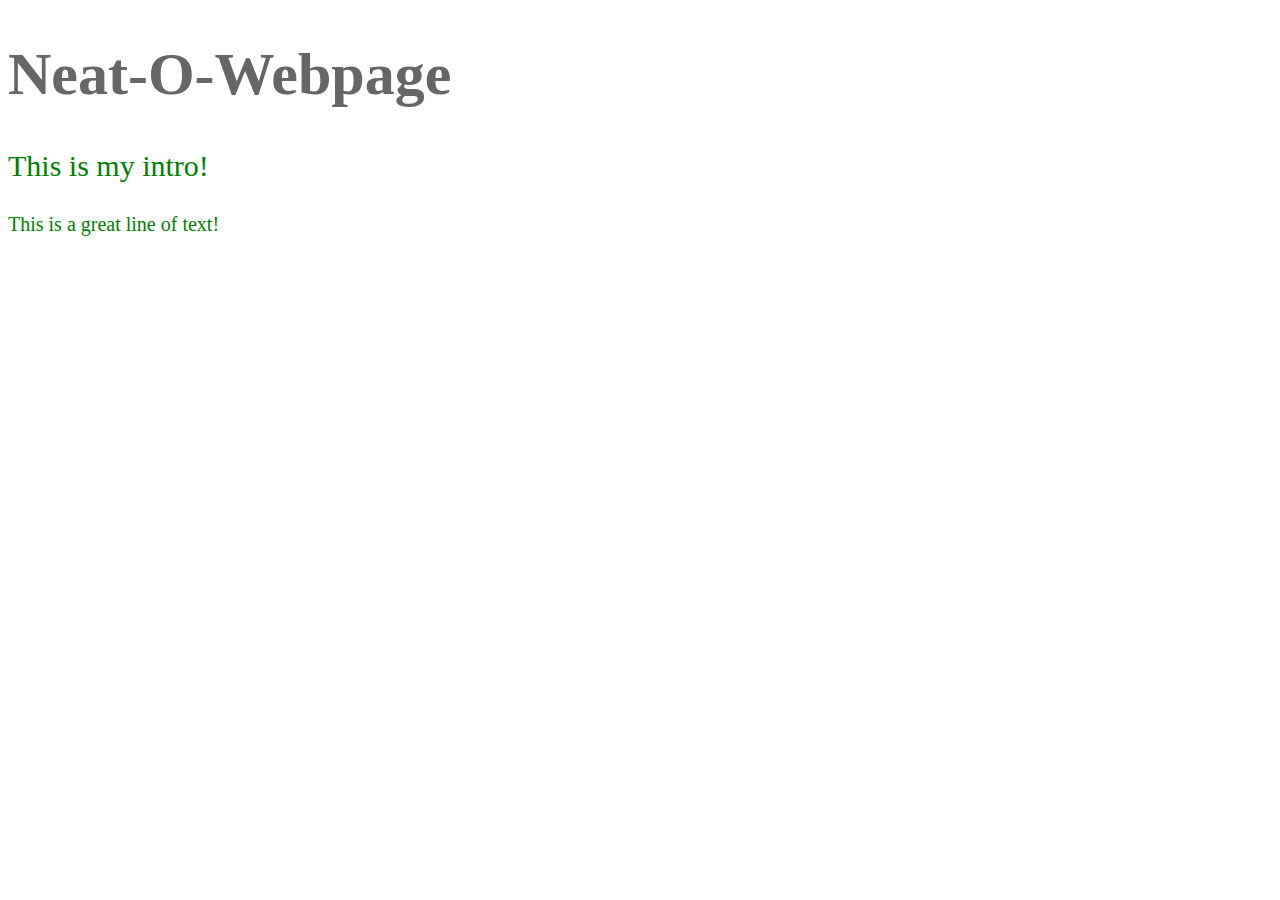
<file: Demos/02-BasicCSS/index.html>
<!DOCTYPE html>
<html>
	<head>
		<title>CSS Demo</title>

		<link href="css/master.css" rel="stylesheet">
	</head>
	<body>
		
		<h1>Neat-O-Webpage</h1>

		<p class="intro">This is my intro!</p>

		<p>This is a great line of text!</p>

	</body>
</html>
</file>
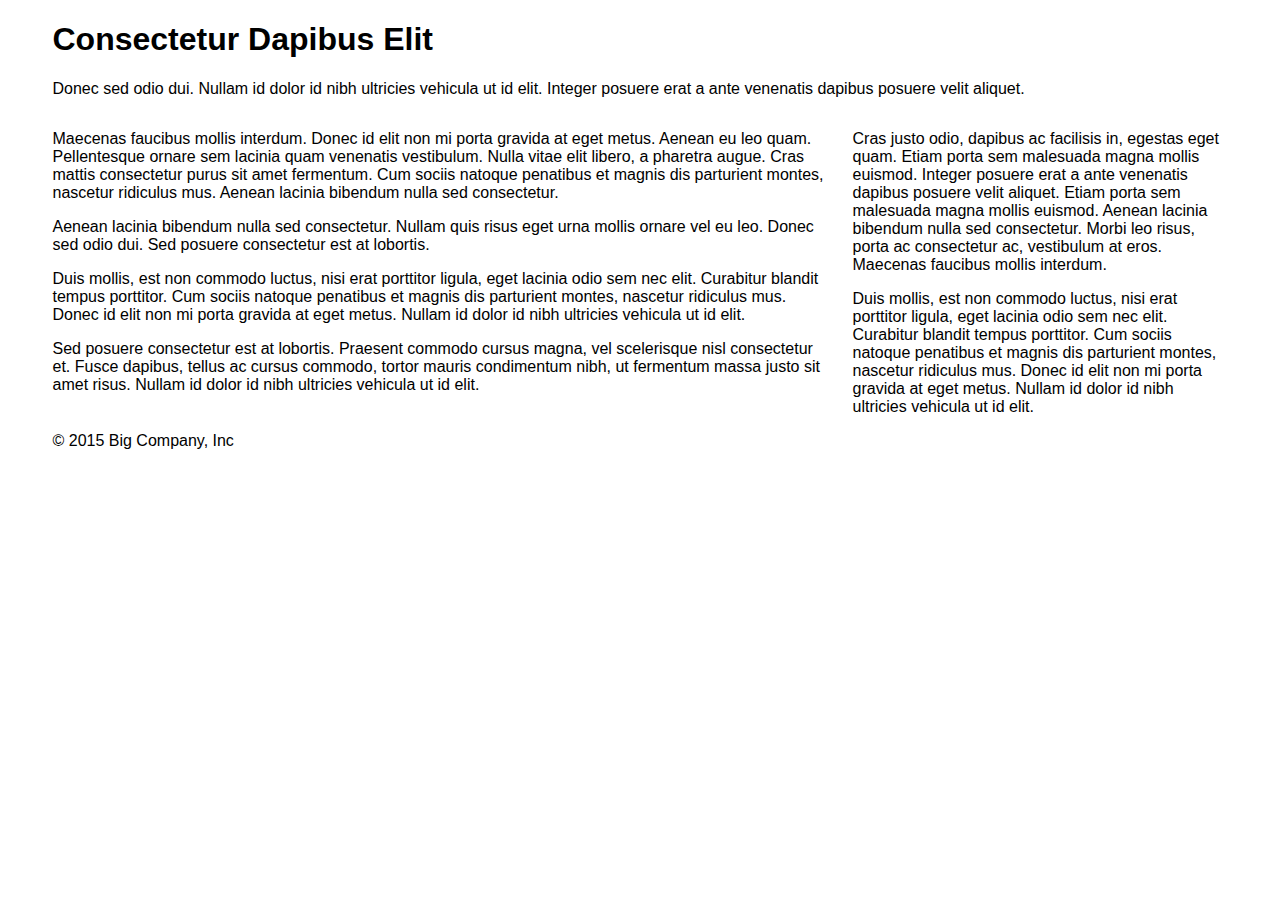
<file: Demos/04-Grid/index.html>
<!DOCTYPE html>
<html>
	<head>

		<meta charset="UTF-8">
		<title>Grid Demo</title>

		<link href="css/normalize.css" rel="stylesheet">
		<link href="css/grid.css" rel="stylesheet">

	</head>
	<body class="fs-grid">

		<div class="fs-row">

			<header class="header fs-cell">
				<h1>Consectetur Dapibus Elit</h1>
				<p>Donec sed odio dui. Nullam id dolor id nibh ultricies vehicula ut id elit. Integer posuere erat a ante venenatis dapibus posuere velit aliquet.</p>
			</header>

			<article class="content fs-cell fs-md-4 fs-lg-8">
				<p>Maecenas faucibus mollis interdum. Donec id elit non mi porta gravida at eget metus. Aenean eu leo quam. Pellentesque ornare sem lacinia quam venenatis vestibulum. Nulla vitae elit libero, a pharetra augue. Cras mattis consectetur purus sit amet fermentum. Cum sociis natoque penatibus et magnis dis parturient montes, nascetur ridiculus mus. Aenean lacinia bibendum nulla sed consectetur.</p>
				<p>Aenean lacinia bibendum nulla sed consectetur. Nullam quis risus eget urna mollis ornare vel eu leo. Donec sed odio dui. Sed posuere consectetur est at lobortis.</p>
				<p>Duis mollis, est non commodo luctus, nisi erat porttitor ligula, eget lacinia odio sem nec elit. Curabitur blandit tempus porttitor. Cum sociis natoque penatibus et magnis dis parturient montes, nascetur ridiculus mus. Donec id elit non mi porta gravida at eget metus. Nullam id dolor id nibh ultricies vehicula ut id elit.</p>
				<p>Sed posuere consectetur est at lobortis. Praesent commodo cursus magna, vel scelerisque nisl consectetur et. Fusce dapibus, tellus ac cursus commodo, tortor mauris condimentum nibh, ut fermentum massa justo sit amet risus. Nullam id dolor id nibh ultricies vehicula ut id elit.</p>
			</article>

			<aside class="sidebar fs-cell fs-md-2 fs-lg-4">
				<p>Cras justo odio, dapibus ac facilisis in, egestas eget quam. Etiam porta sem malesuada magna mollis euismod. Integer posuere erat a ante venenatis dapibus posuere velit aliquet. Etiam porta sem malesuada magna mollis euismod. Aenean lacinia bibendum nulla sed consectetur. Morbi leo risus, porta ac consectetur ac, vestibulum at eros. Maecenas faucibus mollis interdum.</p>
				<p>Duis mollis, est non commodo luctus, nisi erat porttitor ligula, eget lacinia odio sem nec elit. Curabitur blandit tempus porttitor. Cum sociis natoque penatibus et magnis dis parturient montes, nascetur ridiculus mus. Donec id elit non mi porta gravida at eget metus. Nullam id dolor id nibh ultricies vehicula ut id elit.</p>
			</aside>

			<footer class="footer fs-cell">
				&copy; 2015 Big Company, Inc
			</footer>

		</div>

		<script>
		(function(){if(typeof FSGridBookmarklet==='undefined'){document.body.appendChild(document.createElement('script')).src='http://beta.formstone.it/js/bookmarklet/grid.js';}else{FSGridBookmarklet();}})();
		</script>

	</body>
</html>
</file>
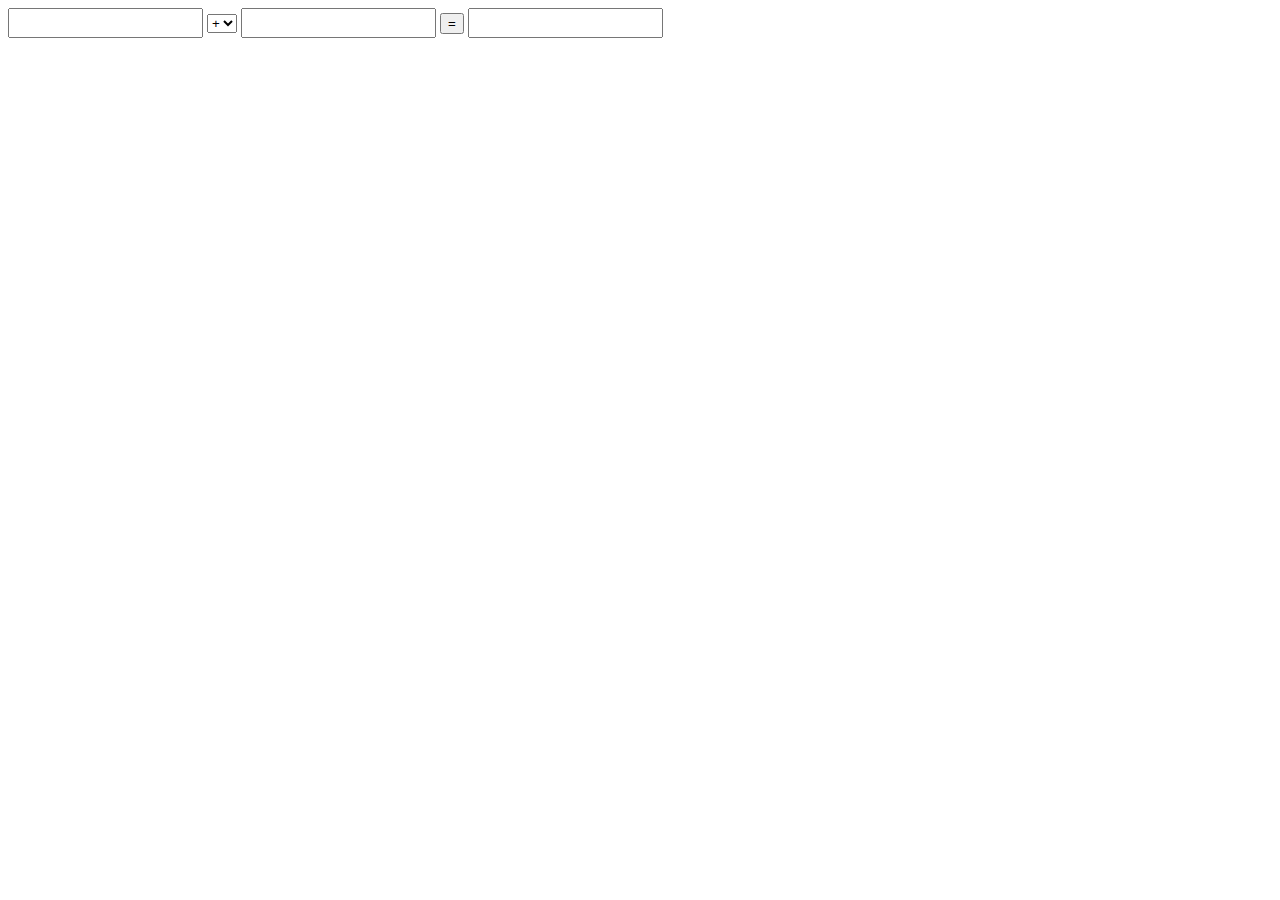
<file: Demos/05-Javascript/index.html>
<!DOCTYPE html>
<html>
	<head>
		<meta name="viewport" content="width=device-width, user-scalable=no">

		<title>Javascript Demo</title>

		<script src="js/jquery-1.11.2.min.js"></script>
		<script src="js/main.js"></script>

		<style>
			input[type="text"] {
				font-size: 14px;
				padding: 5px;
			}
		</style>
	</head>
	<body>
		<form action="#" method="GET" class="calculator">
			<input type="text" name="input_one" class="input_one">
			<select name="operator" class="operator">
				<option value="+">+</option>
				<option value="-">-</option>
				<option value="*">*</option>
				<option value="/">/</option>
			</select>
			<input type="text" name="input_two" class="input_two">
			<input type="submit" name="submit" value="=">
			<input type="text" name="output" class="output" readonly>
		</form>
	</body>
</html>
</file>
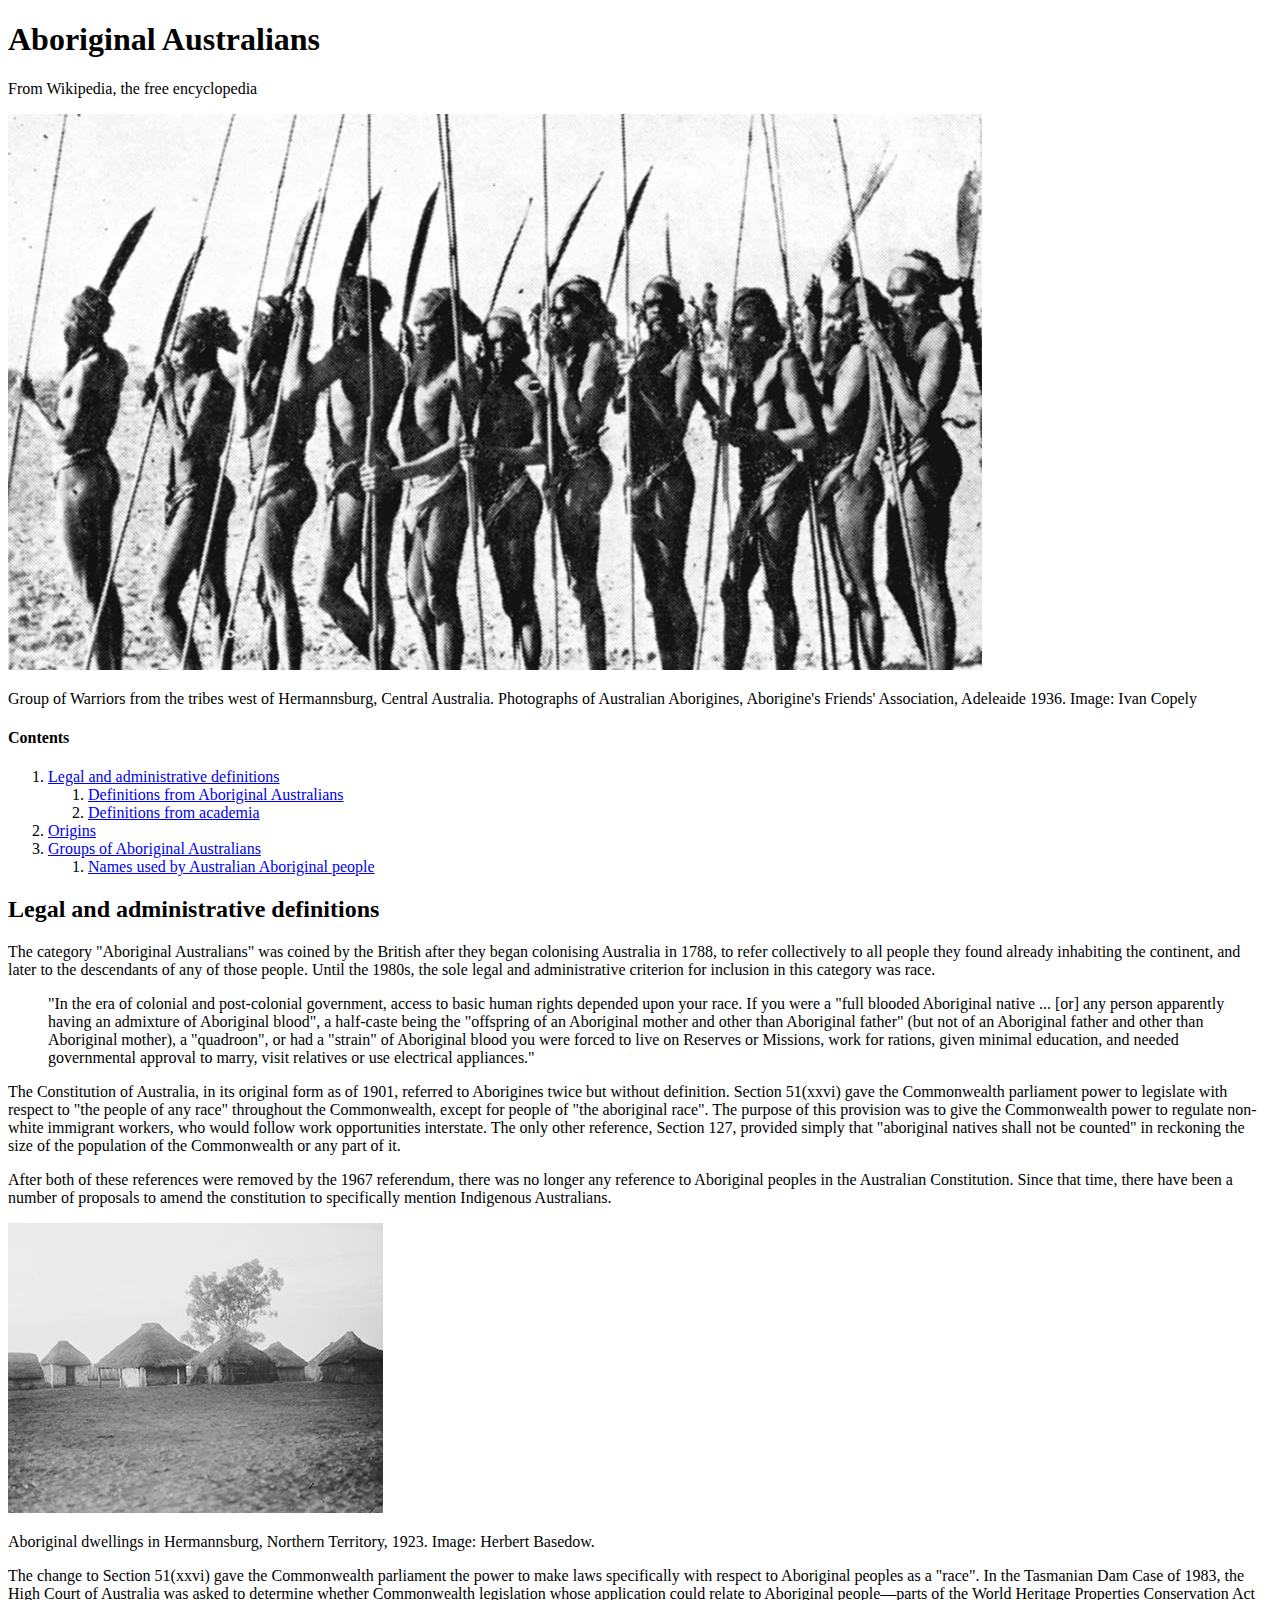
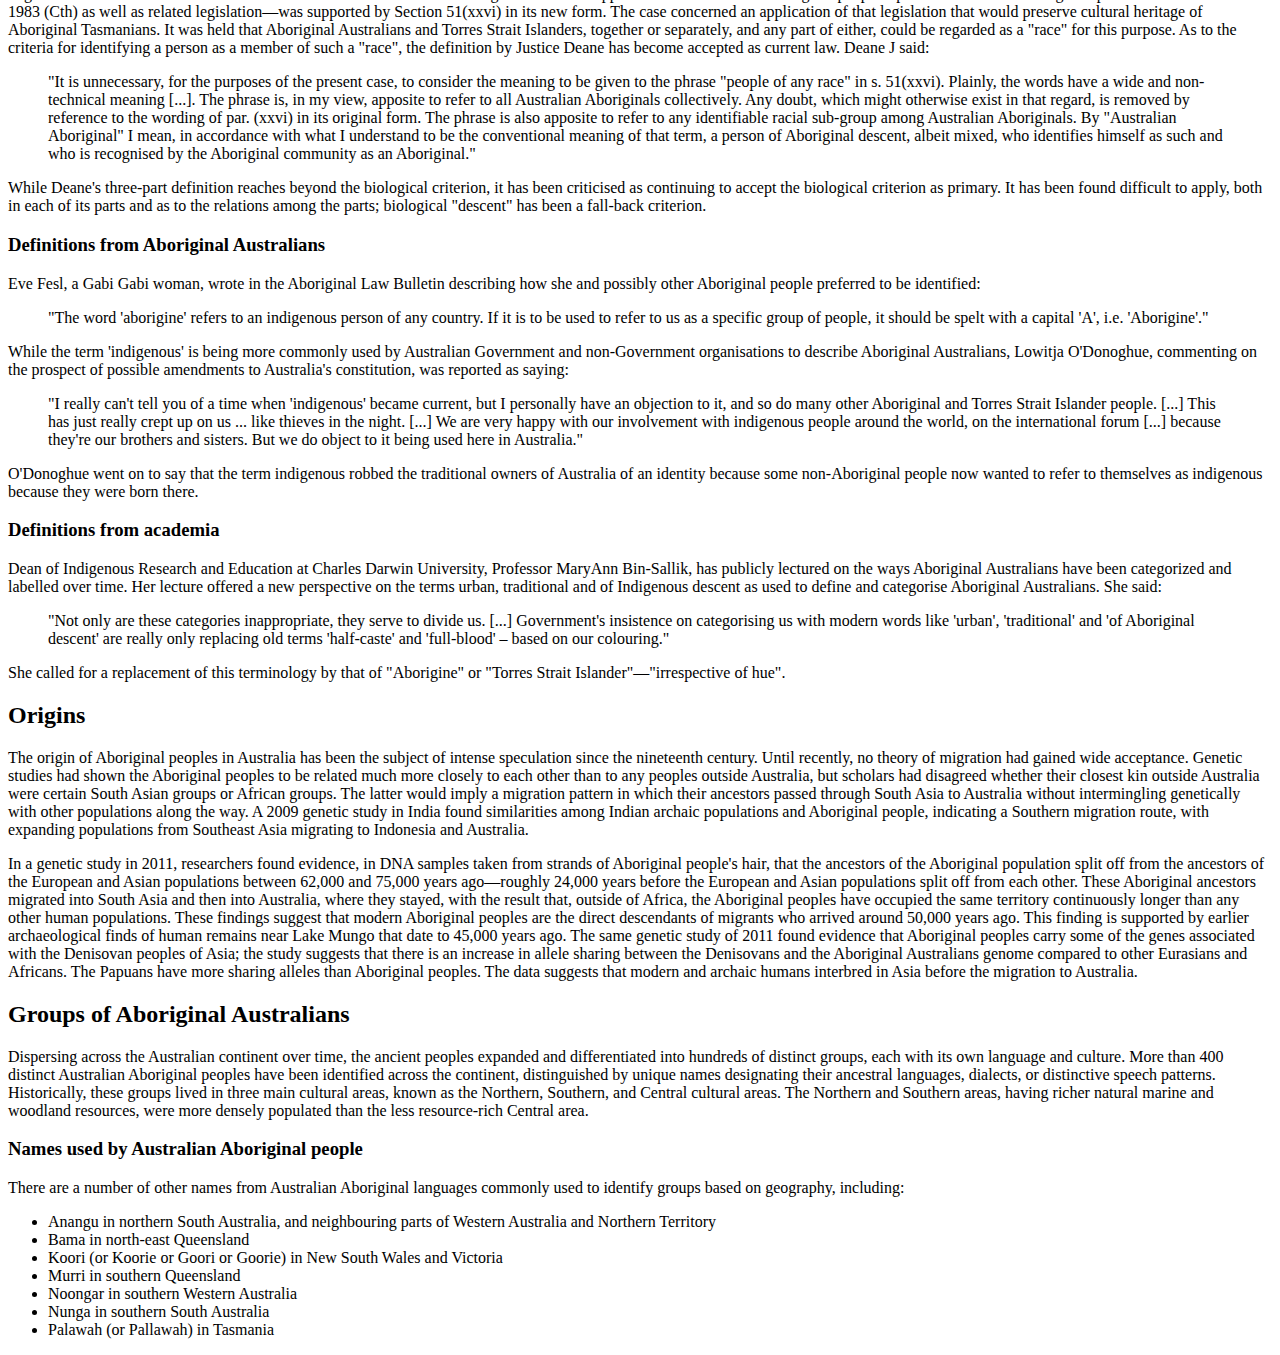
<file: Projects/01-ArticleMarkup/index.html>
<!DOCTYPE html>
<html>
	<head>
		<meta charset="UTF-8">
		<title>Aboriginal Australians</title>
	</head>
	<body>
		<article>
			<header>
				<h1>Aboriginal Australians</h1>
				<p>From Wikipedia, the free encyclopedia</p>
			</header>
			<img src="images/aboriginal-australians.jpg" alt="">
			<p>
				Group of Warriors from the tribes west of Hermannsburg, Central Australia. Photographs of Australian Aborigines, Aborigine's Friends' Association, Adeleaide 1936. Image: Ivan Copely
			</p>
			<nav>
				<h4>Contents</h4>
				<ol>
					<li>
						<a href="#section-1">Legal and administrative definitions</a>
						<ol>
							<li><a href="#section-1-1">Definitions from Aboriginal Australians</a></li>
							<li><a href="#section-1-2">Definitions from academia</a></li>
						</ol>
					</li>
					<li><a href="#section-2">Origins</a></li>
					<li>
						<a href="#section-3">Groups of Aboriginal Australians</a>
						<ol>
							<li><a href="#section-3-1">Names used by Australian Aboriginal people</a></li>
						</ol>
					</li>
				</ol>
			</nav>
			<h2 id="section-1">Legal and administrative definitions</h2>
			<p>The category "Aboriginal Australians" was coined by the British after they began colonising Australia in 1788, to refer collectively to all people they found already inhabiting the continent, and later to the descendants of any of those people. Until the 1980s, the sole legal and administrative criterion for inclusion in this category was race.</p>
			<blockquote>"In the era of colonial and post-colonial government, access to basic human rights depended upon your race. If you were a "full blooded Aboriginal native ... [or] any person apparently having an admixture of Aboriginal blood", a half-caste being the "offspring of an Aboriginal mother and other than Aboriginal father" (but not of an Aboriginal father and other than Aboriginal mother), a "quadroon", or had a "strain" of Aboriginal blood you were forced to live on Reserves or Missions, work for rations, given minimal education, and needed governmental approval to marry, visit relatives or use electrical appliances."</blockquote>
			<p>The Constitution of Australia, in its original form as of 1901, referred to Aborigines twice but without definition. Section 51(xxvi) gave the Commonwealth parliament power to legislate with respect to "the people of any race" throughout the Commonwealth, except for people of "the aboriginal race". The purpose of this provision was to give the Commonwealth power to regulate non-white immigrant workers, who would follow work opportunities interstate. The only other reference, Section 127, provided simply that "aboriginal natives shall not be counted" in reckoning the size of the population of the Commonwealth or any part of it.</p>
			<p>After both of these references were removed by the 1967 referendum, there was no longer any reference to Aboriginal peoples in the Australian Constitution. Since that time, there have been a number of proposals to amend the constitution to specifically mention Indigenous Australians.</p>
			<img src="images/aboriginal-dwellings.jpg" alt="">
			<p>
				Aboriginal dwellings in Hermannsburg, Northern Territory, 1923. Image: Herbert Basedow.
			</p>
			<p>The change to Section 51(xxvi) gave the Commonwealth parliament the power to make laws specifically with respect to Aboriginal peoples as a "race". In the Tasmanian Dam Case of 1983, the High Court of Australia was asked to determine whether Commonwealth legislation whose application could relate to Aboriginal people—parts of the World Heritage Properties Conservation Act 1983 (Cth) as well as related legislation—was supported by Section 51(xxvi) in its new form. The case concerned an application of that legislation that would preserve cultural heritage of Aboriginal Tasmanians. It was held that Aboriginal Australians and Torres Strait Islanders, together or separately, and any part of either, could be regarded as a "race" for this purpose. As to the criteria for identifying a person as a member of such a "race", the definition by Justice Deane has become accepted as current law. Deane J said:</p>
			<blockquote>"It is unnecessary, for the purposes of the present case, to consider the meaning to be given to the phrase "people of any race" in s. 51(xxvi). Plainly, the words have a wide and non-technical meaning [...]. The phrase is, in my view, apposite to refer to all Australian Aboriginals collectively. Any doubt, which might otherwise exist in that regard, is removed by reference to the wording of par. (xxvi) in its original form. The phrase is also apposite to refer to any identifiable racial sub-group among Australian Aboriginals. By "Australian Aboriginal" I mean, in accordance with what I understand to be the conventional meaning of that term, a person of Aboriginal descent, albeit mixed, who identifies himself as such and who is recognised by the Aboriginal community as an Aboriginal."</blockquote>
			<p>While Deane's three-part definition reaches beyond the biological criterion, it has been criticised as continuing to accept the biological criterion as primary. It has been found difficult to apply, both in each of its parts and as to the relations among the parts; biological "descent" has been a fall-back criterion.</p>
			<h3 id="section-1-1">Definitions from Aboriginal Australians</h3>
			<p>Eve Fesl, a Gabi Gabi woman, wrote in the Aboriginal Law Bulletin describing how she and possibly other Aboriginal people preferred to be identified:</p>
			<blockquote>"The word 'aborigine' refers to an indigenous person of any country. If it is to be used to refer to us as a specific group of people, it should be spelt with a capital 'A', i.e. 'Aborigine'."</blockquote>
			<p>While the term 'indigenous' is being more commonly used by Australian Government and non-Government organisations to describe Aboriginal Australians, Lowitja O'Donoghue, commenting on the prospect of possible amendments to Australia's constitution, was reported as saying:</p>
			<blockquote>"I really can't tell you of a time when 'indigenous' became current, but I personally have an objection to it, and so do many other Aboriginal and Torres Strait Islander people. [...] This has just really crept up on us ... like thieves in the night. [...] We are very happy with our involvement with indigenous people around the world, on the international forum [...] because they're our brothers and sisters. But we do object to it being used here in Australia."</blockquote>
			<p>O'Donoghue went on to say that the term indigenous robbed the traditional owners of Australia of an identity because some non-Aboriginal people now wanted to refer to themselves as indigenous because they were born there.</p>
			<h3 id="section-1-2">Definitions from academia</h3>
			<p>Dean of Indigenous Research and Education at Charles Darwin University, Professor MaryAnn Bin-Sallik, has publicly lectured on the ways Aboriginal Australians have been categorized and labelled over time. Her lecture offered a new perspective on the terms urban, traditional and of Indigenous descent as used to define and categorise Aboriginal Australians. She said:</p>
			<blockquote>"Not only are these categories inappropriate, they serve to divide us. [...] Government's insistence on categorising us with modern words like 'urban', 'traditional' and 'of Aboriginal descent' are really only replacing old terms 'half-caste' and 'full-blood' – based on our colouring."</blockquote>
			<p>She called for a replacement of this terminology by that of "Aborigine" or "Torres Strait Islander"—"irrespective of hue".</p>
			<h2 id="section-2">Origins</h2>
			<p>The origin of Aboriginal peoples in Australia has been the subject of intense speculation since the nineteenth century. Until recently, no theory of migration had gained wide acceptance. Genetic studies had shown the Aboriginal peoples to be related much more closely to each other than to any peoples outside Australia, but scholars had disagreed whether their closest kin outside Australia were certain South Asian groups or African groups. The latter would imply a migration pattern in which their ancestors passed through South Asia to Australia without intermingling genetically with other populations along the way. A 2009 genetic study in India found similarities among Indian archaic populations and Aboriginal people, indicating a Southern migration route, with expanding populations from Southeast Asia migrating to Indonesia and Australia.</p>
			<p>In a genetic study in 2011, researchers found evidence, in DNA samples taken from strands of Aboriginal people's hair, that the ancestors of the Aboriginal population split off from the ancestors of the European and Asian populations between 62,000 and 75,000 years ago—roughly 24,000 years before the European and Asian populations split off from each other. These Aboriginal ancestors migrated into South Asia and then into Australia, where they stayed, with the result that, outside of Africa, the Aboriginal peoples have occupied the same territory continuously longer than any other human populations. These findings suggest that modern Aboriginal peoples are the direct descendants of migrants who arrived around 50,000 years ago. This finding is supported by earlier archaeological finds of human remains near Lake Mungo that date to 45,000 years ago. The same genetic study of 2011 found evidence that Aboriginal peoples carry some of the genes associated with the Denisovan peoples of Asia; the study suggests that there is an increase in allele sharing between the Denisovans and the Aboriginal Australians genome compared to other Eurasians and Africans. The Papuans have more sharing alleles than Aboriginal peoples. The data suggests that modern and archaic humans interbred in Asia before the migration to Australia.</p>
			<h2 id="section-3">Groups of Aboriginal Australians</h2>
			<p>Dispersing across the Australian continent over time, the ancient peoples expanded and differentiated into hundreds of distinct groups, each with its own language and culture. More than 400 distinct Australian Aboriginal peoples have been identified across the continent, distinguished by unique names designating their ancestral languages, dialects, or distinctive speech patterns. Historically, these groups lived in three main cultural areas, known as the Northern, Southern, and Central cultural areas. The Northern and Southern areas, having richer natural marine and woodland resources, were more densely populated than the less resource-rich Central area.</p>
			<h3 id="section-3-1">Names used by Australian Aboriginal people</h3>
			<p>There are a number of other names from Australian Aboriginal languages commonly used to identify groups based on geography, including:</p>
			<ul>
				<li>Anangu in northern South Australia, and neighbouring parts of Western Australia and Northern Territory</li>
				<li>Bama in north-east Queensland</li>
				<li>Koori (or Koorie or Goori or Goorie) in New South Wales and Victoria</li>
				<li>Murri in southern Queensland</li>
				<li>Noongar in southern Western Australia</li>
				<li>Nunga in southern South Australia</li>
				<li>Palawah (or Pallawah) in Tasmania</li>
			</ul>
		</article>
	</body>
</html>
</file>
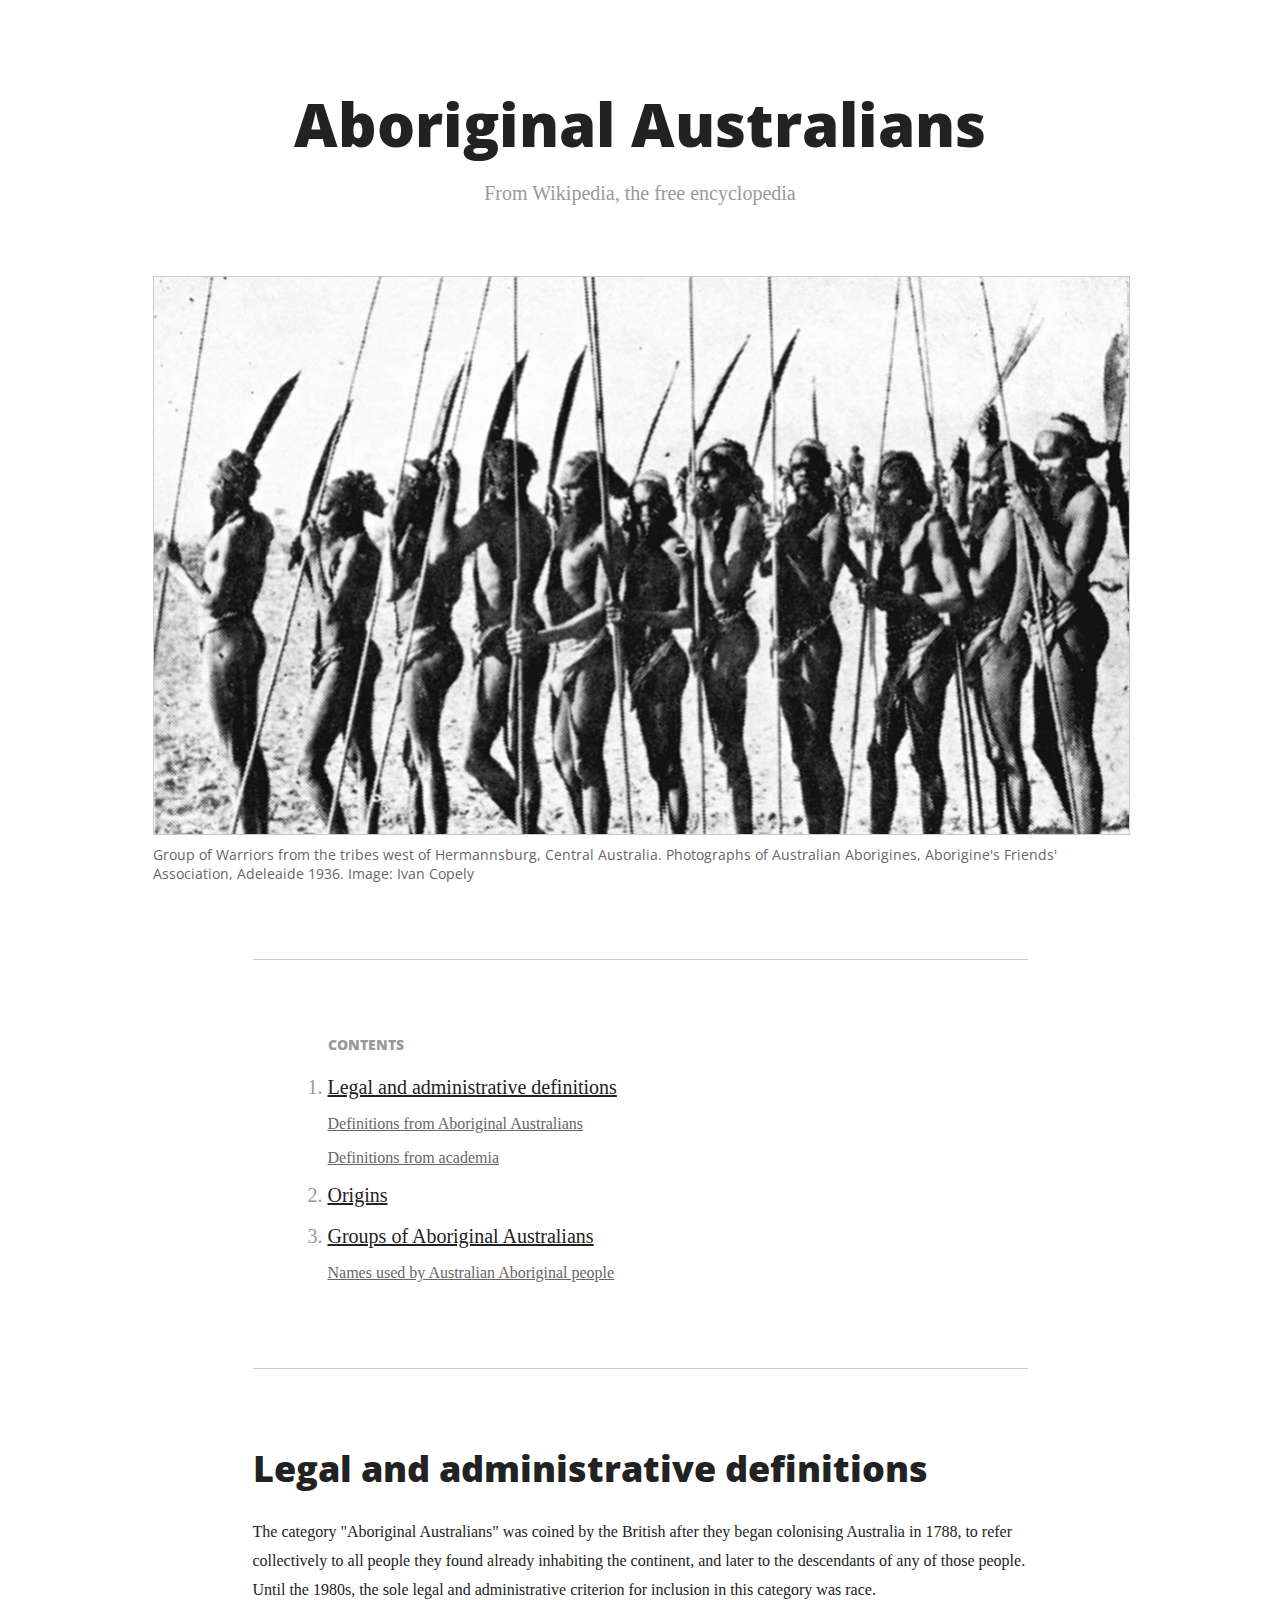
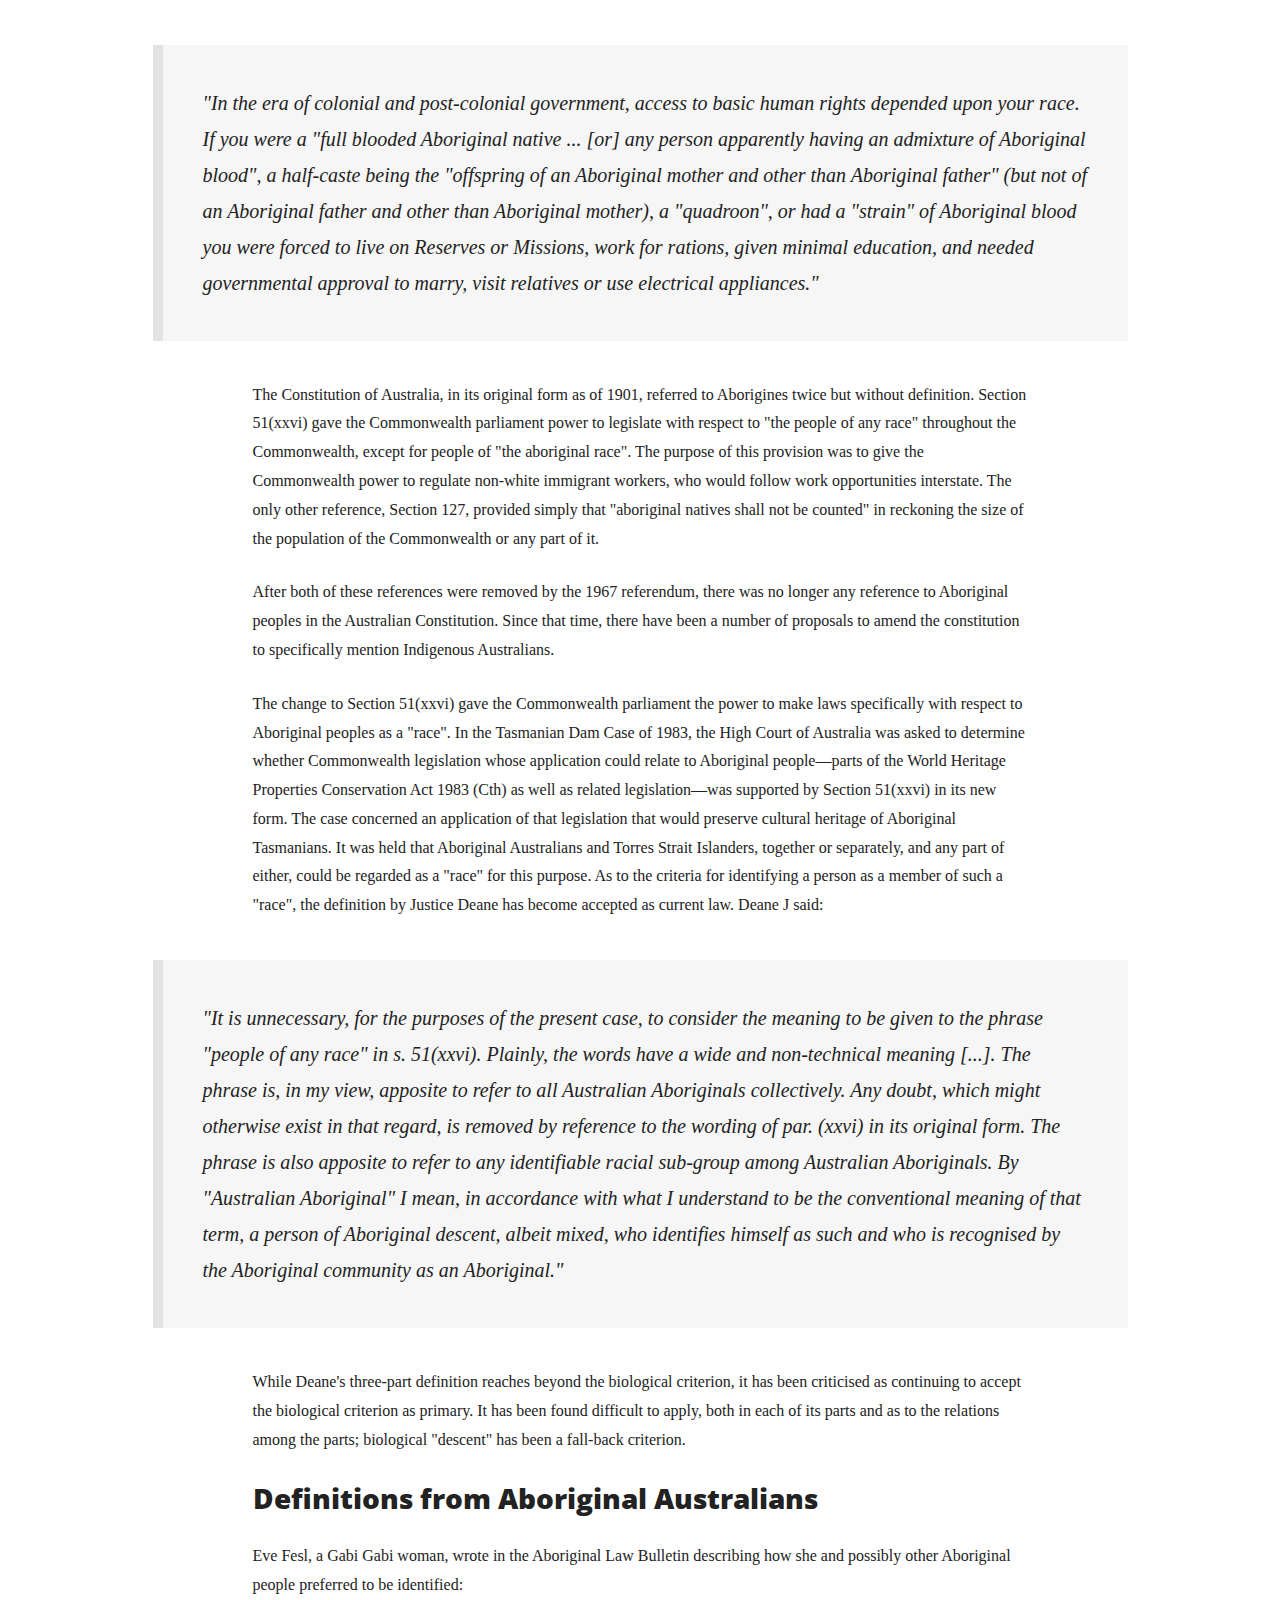
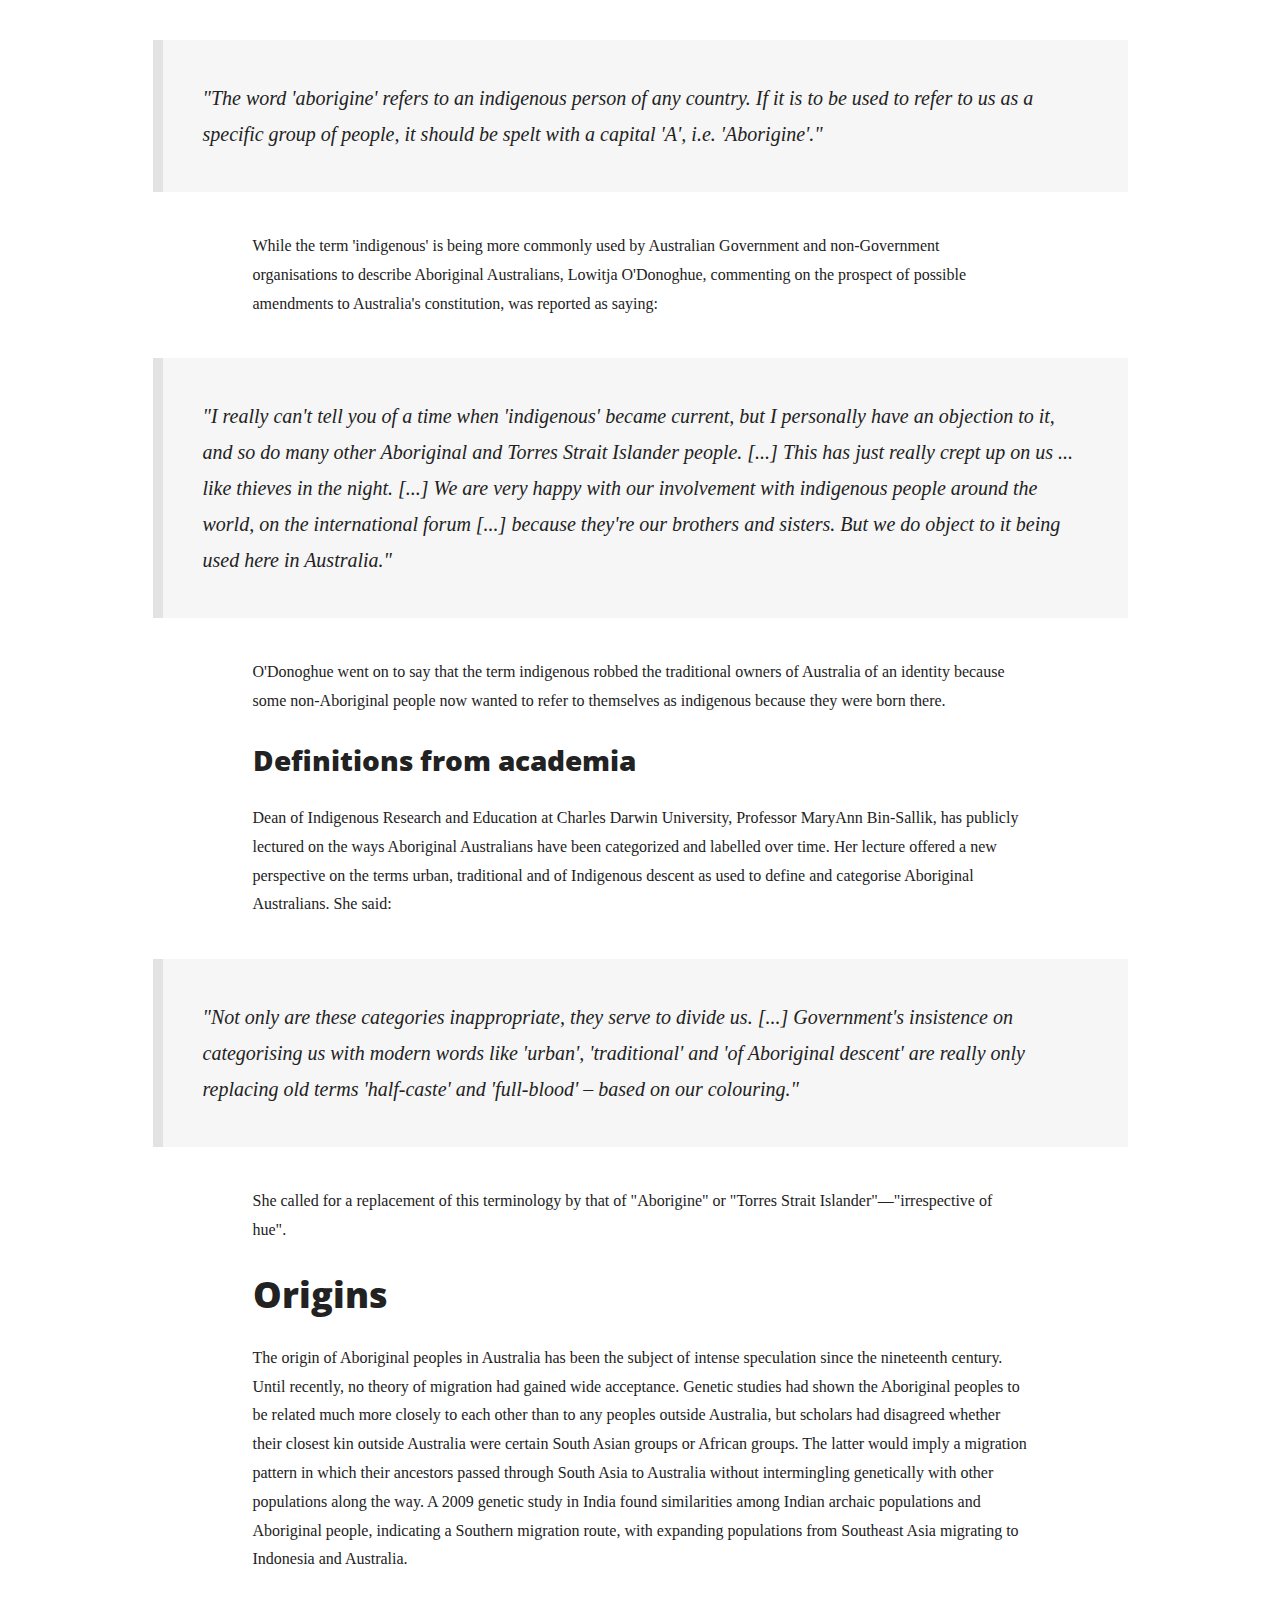
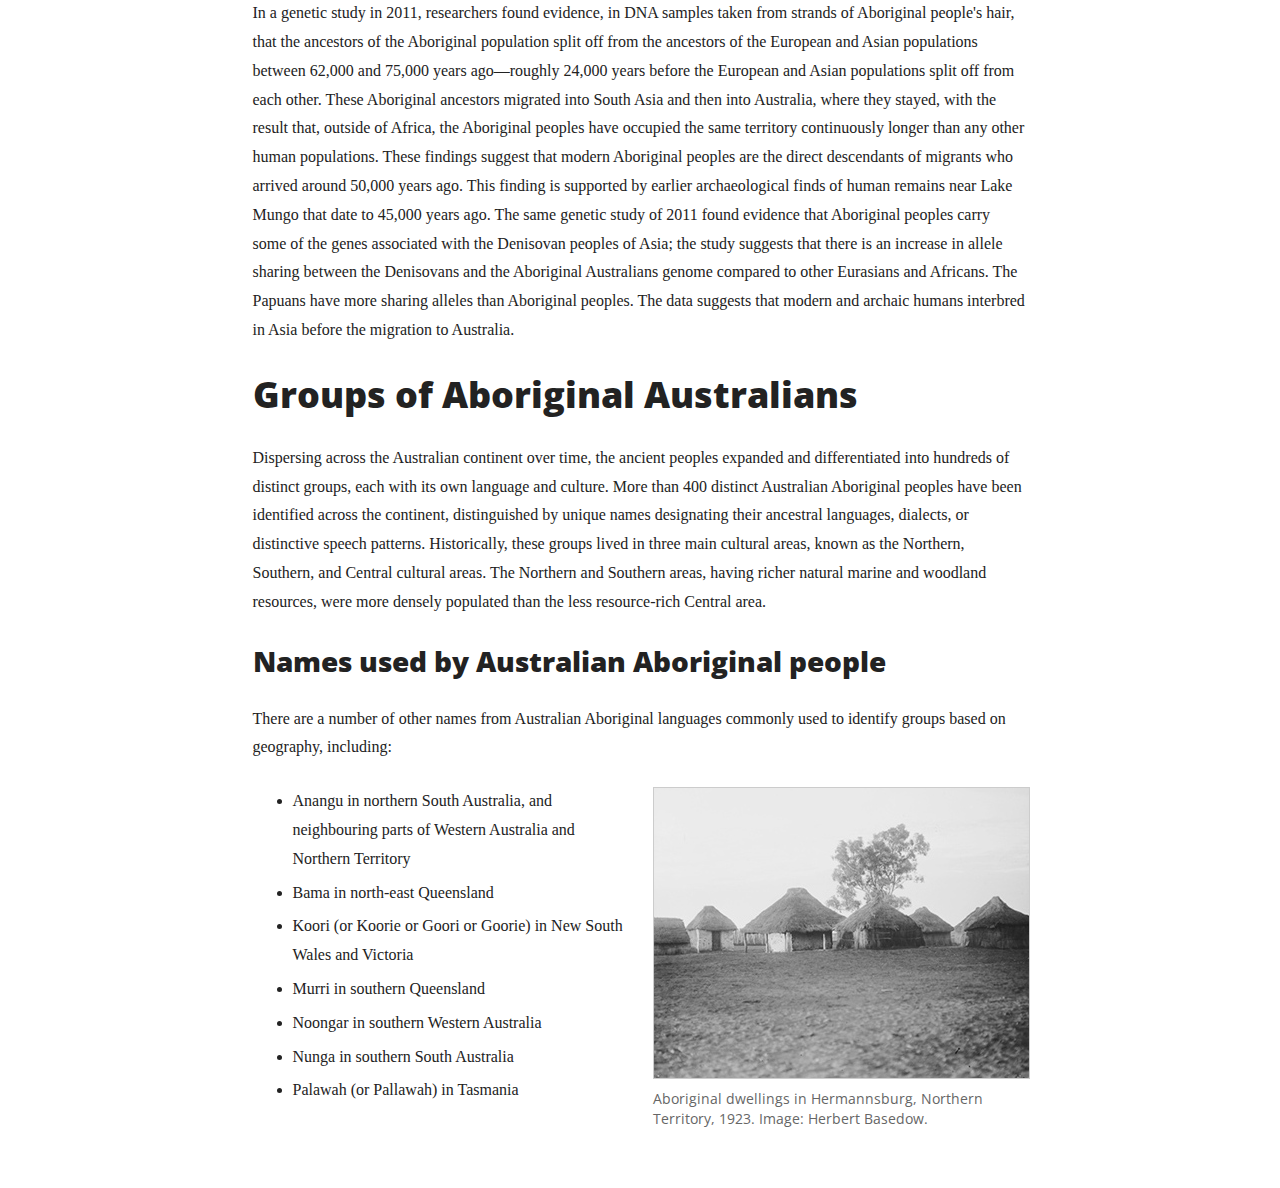
<file: Projects/02-ArticleStyle/index.html>
<!DOCTYPE html>
<html>
	<head>
		<meta charset="UTF-8">
		<title>Aboriginal Australians</title>
		<link href='http://fonts.googleapis.com/css?family=Open+Sans:800,400' rel='stylesheet' type='text/css'>
		<link href="css/master.css" rel="stylesheet">
	</head>
	<body>
		<article class="article">
			<header class="container_thin header">
				<h1>Aboriginal Australians</h1>
				<p>From Wikipedia, the free encyclopedia</p>
			</header>
			<figure class="container_wide picture">
				<img src="images/aboriginal-australians.jpg" alt="">
				<figcaption class="caption">Group of Warriors from the tribes west of Hermannsburg, Central Australia. Photographs of Australian Aborigines, Aborigine's Friends' Association, Adeleaide 1936. Image: Ivan Copely</figcaption>
			</figure>
			<div class="container_wide">
				<div class="container_thin">
					<nav class="navigation">
						<h4>Contents</h4>
						<ol>
							<li>
								<a href="#section-1">Legal and administrative definitions</a>
								<ol>
									<li><a href="#section-1-1">Definitions from Aboriginal Australians</a></li>
									<li><a href="#section-1-2">Definitions from academia</a></li>
								</ol>
							</li>
							<li><a href="#section-2">Origins</a></li>
							<li>
								<a href="#section-3">Groups of Aboriginal Australians</a>
								<ol>
									<li><a href="#section-3-1">Names used by Australian Aboriginal people</a></li>
								</ol>
							</li>
						</ol>
					</nav>
				</div>
			</div>
			<div class="container_thin">
				<h2 id="section-1">Legal and administrative definitions</h2>
				<p>The category "Aboriginal Australians" was coined by the British after they began colonising Australia in 1788, to refer collectively to all people they found already inhabiting the continent, and later to the descendants of any of those people. Until the 1980s, the sole legal and administrative criterion for inclusion in this category was race.</p>
				<blockquote class="quote">"In the era of colonial and post-colonial government, access to basic human rights depended upon your race. If you were a "full blooded Aboriginal native ... [or] any person apparently having an admixture of Aboriginal blood", a half-caste being the "offspring of an Aboriginal mother and other than Aboriginal father" (but not of an Aboriginal father and other than Aboriginal mother), a "quadroon", or had a "strain" of Aboriginal blood you were forced to live on Reserves or Missions, work for rations, given minimal education, and needed governmental approval to marry, visit relatives or use electrical appliances."</blockquote>
				<p>The Constitution of Australia, in its original form as of 1901, referred to Aborigines twice but without definition. Section 51(xxvi) gave the Commonwealth parliament power to legislate with respect to "the people of any race" throughout the Commonwealth, except for people of "the aboriginal race". The purpose of this provision was to give the Commonwealth power to regulate non-white immigrant workers, who would follow work opportunities interstate. The only other reference, Section 127, provided simply that "aboriginal natives shall not be counted" in reckoning the size of the population of the Commonwealth or any part of it.</p>
				<p>After both of these references were removed by the 1967 referendum, there was no longer any reference to Aboriginal peoples in the Australian Constitution. Since that time, there have been a number of proposals to amend the constitution to specifically mention Indigenous Australians.</p>
				<p>The change to Section 51(xxvi) gave the Commonwealth parliament the power to make laws specifically with respect to Aboriginal peoples as a "race". In the Tasmanian Dam Case of 1983, the High Court of Australia was asked to determine whether Commonwealth legislation whose application could relate to Aboriginal people—parts of the World Heritage Properties Conservation Act 1983 (Cth) as well as related legislation—was supported by Section 51(xxvi) in its new form. The case concerned an application of that legislation that would preserve cultural heritage of Aboriginal Tasmanians. It was held that Aboriginal Australians and Torres Strait Islanders, together or separately, and any part of either, could be regarded as a "race" for this purpose. As to the criteria for identifying a person as a member of such a "race", the definition by Justice Deane has become accepted as current law. Deane J said:</p>
				<blockquote class="quote">"It is unnecessary, for the purposes of the present case, to consider the meaning to be given to the phrase "people of any race" in s. 51(xxvi). Plainly, the words have a wide and non-technical meaning [...]. The phrase is, in my view, apposite to refer to all Australian Aboriginals collectively. Any doubt, which might otherwise exist in that regard, is removed by reference to the wording of par. (xxvi) in its original form. The phrase is also apposite to refer to any identifiable racial sub-group among Australian Aboriginals. By "Australian Aboriginal" I mean, in accordance with what I understand to be the conventional meaning of that term, a person of Aboriginal descent, albeit mixed, who identifies himself as such and who is recognised by the Aboriginal community as an Aboriginal."</blockquote>
				<p>While Deane's three-part definition reaches beyond the biological criterion, it has been criticised as continuing to accept the biological criterion as primary. It has been found difficult to apply, both in each of its parts and as to the relations among the parts; biological "descent" has been a fall-back criterion.</p>
				<h3 id="section-1-1">Definitions from Aboriginal Australians</h3>
				<p>Eve Fesl, a Gabi Gabi woman, wrote in the Aboriginal Law Bulletin describing how she and possibly other Aboriginal people preferred to be identified:</p>
				<blockquote class="quote">"The word 'aborigine' refers to an indigenous person of any country. If it is to be used to refer to us as a specific group of people, it should be spelt with a capital 'A', i.e. 'Aborigine'."</blockquote>
				<p>While the term 'indigenous' is being more commonly used by Australian Government and non-Government organisations to describe Aboriginal Australians, Lowitja O'Donoghue, commenting on the prospect of possible amendments to Australia's constitution, was reported as saying:</p>
				<blockquote class="quote">"I really can't tell you of a time when 'indigenous' became current, but I personally have an objection to it, and so do many other Aboriginal and Torres Strait Islander people. [...] This has just really crept up on us ... like thieves in the night. [...] We are very happy with our involvement with indigenous people around the world, on the international forum [...] because they're our brothers and sisters. But we do object to it being used here in Australia."</blockquote>
				<p>O'Donoghue went on to say that the term indigenous robbed the traditional owners of Australia of an identity because some non-Aboriginal people now wanted to refer to themselves as indigenous because they were born there.</p>
				<h3 id="section-1-2">Definitions from academia</h3>
				<p>Dean of Indigenous Research and Education at Charles Darwin University, Professor MaryAnn Bin-Sallik, has publicly lectured on the ways Aboriginal Australians have been categorized and labelled over time. Her lecture offered a new perspective on the terms urban, traditional and of Indigenous descent as used to define and categorise Aboriginal Australians. She said:</p>
				<blockquote class="quote">"Not only are these categories inappropriate, they serve to divide us. [...] Government's insistence on categorising us with modern words like 'urban', 'traditional' and 'of Aboriginal descent' are really only replacing old terms 'half-caste' and 'full-blood' – based on our colouring."</blockquote>
				<p>She called for a replacement of this terminology by that of "Aborigine" or "Torres Strait Islander"—"irrespective of hue".</p>
				<h2 id="section-2">Origins</h2>
				<p>The origin of Aboriginal peoples in Australia has been the subject of intense speculation since the nineteenth century. Until recently, no theory of migration had gained wide acceptance. Genetic studies had shown the Aboriginal peoples to be related much more closely to each other than to any peoples outside Australia, but scholars had disagreed whether their closest kin outside Australia were certain South Asian groups or African groups. The latter would imply a migration pattern in which their ancestors passed through South Asia to Australia without intermingling genetically with other populations along the way. A 2009 genetic study in India found similarities among Indian archaic populations and Aboriginal people, indicating a Southern migration route, with expanding populations from Southeast Asia migrating to Indonesia and Australia.</p>
				<p>In a genetic study in 2011, researchers found evidence, in DNA samples taken from strands of Aboriginal people's hair, that the ancestors of the Aboriginal population split off from the ancestors of the European and Asian populations between 62,000 and 75,000 years ago—roughly 24,000 years before the European and Asian populations split off from each other. These Aboriginal ancestors migrated into South Asia and then into Australia, where they stayed, with the result that, outside of Africa, the Aboriginal peoples have occupied the same territory continuously longer than any other human populations. These findings suggest that modern Aboriginal peoples are the direct descendants of migrants who arrived around 50,000 years ago. This finding is supported by earlier archaeological finds of human remains near Lake Mungo that date to 45,000 years ago. The same genetic study of 2011 found evidence that Aboriginal peoples carry some of the genes associated with the Denisovan peoples of Asia; the study suggests that there is an increase in allele sharing between the Denisovans and the Aboriginal Australians genome compared to other Eurasians and Africans. The Papuans have more sharing alleles than Aboriginal peoples. The data suggests that modern and archaic humans interbred in Asia before the migration to Australia.</p>
				<h2 id="section-3">Groups of Aboriginal Australians</h2>
				<p>Dispersing across the Australian continent over time, the ancient peoples expanded and differentiated into hundreds of distinct groups, each with its own language and culture. More than 400 distinct Australian Aboriginal peoples have been identified across the continent, distinguished by unique names designating their ancestral languages, dialects, or distinctive speech patterns. Historically, these groups lived in three main cultural areas, known as the Northern, Southern, and Central cultural areas. The Northern and Southern areas, having richer natural marine and woodland resources, were more densely populated than the less resource-rich Central area.</p>
				<h3 id="section-3-1">Names used by Australian Aboriginal people</h3>
				<p>There are a number of other names from Australian Aboriginal languages commonly used to identify groups based on geography, including:</p>
				<figure class="picture picture_right">
					<img src="images/aboriginal-dwellings.jpg" alt="">
					<figcaption class="caption">Aboriginal dwellings in Hermannsburg, Northern Territory, 1923. Image: Herbert Basedow.</figcaption>
				</figure>
				<ul>
					<li>Anangu in northern South Australia, and neighbouring parts of Western Australia and Northern Territory</li>
					<li>Bama in north-east Queensland</li>
					<li>Koori (or Koorie or Goori or Goorie) in New South Wales and Victoria</li>
					<li>Murri in southern Queensland</li>
					<li>Noongar in southern Western Australia</li>
					<li>Nunga in southern South Australia</li>
					<li>Palawah (or Pallawah) in Tasmania</li>
				</ul>
			</div>
		</article>
	</body>
</html>
</file>
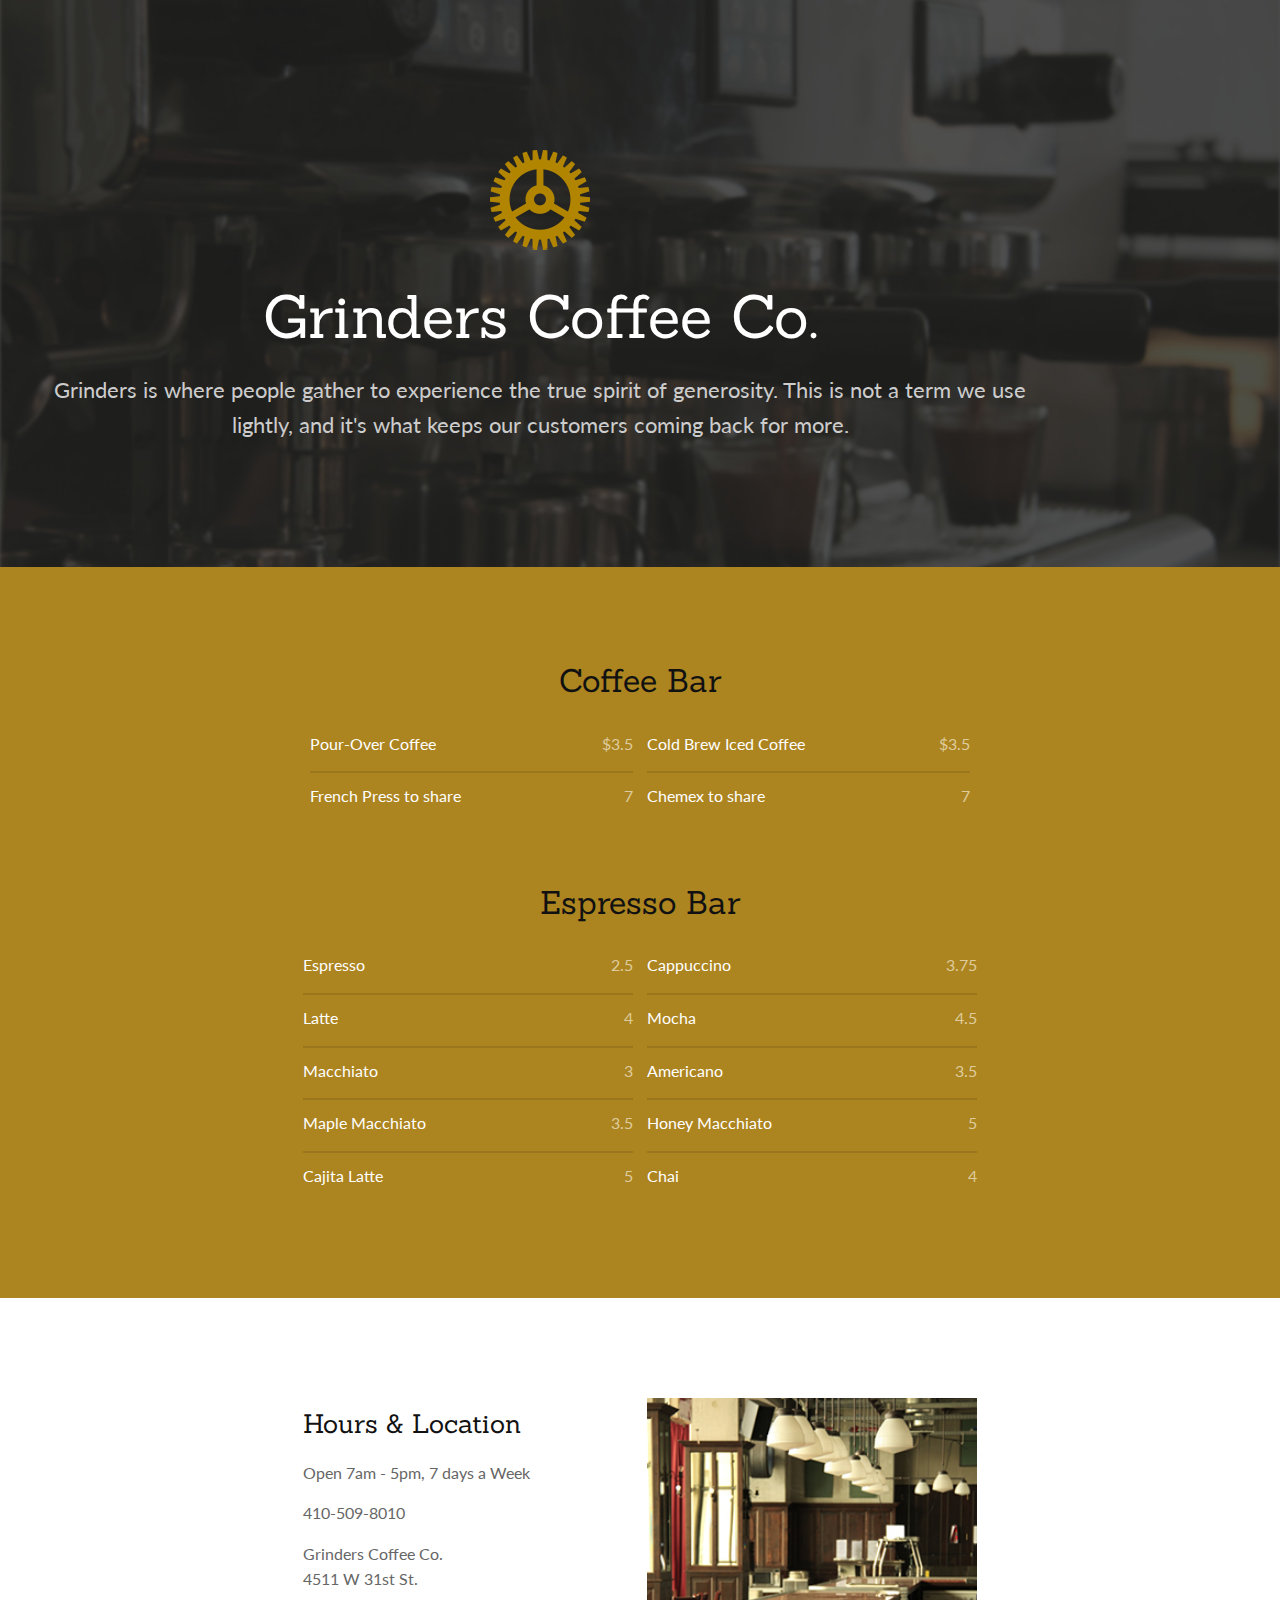
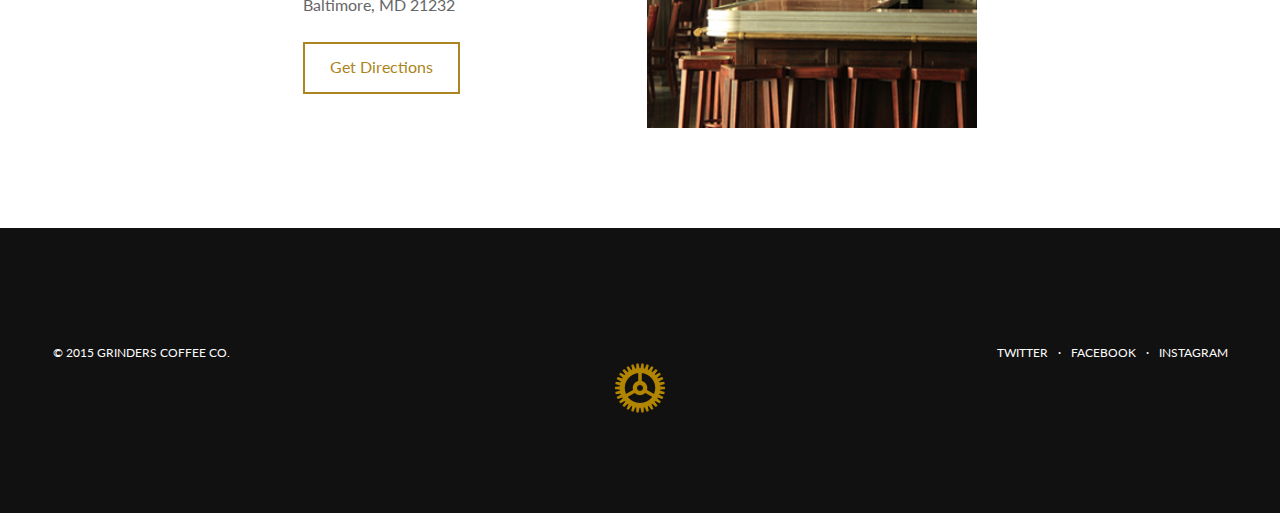
<file: Projects/03-CoffeeShop/index.html>
<!DOCTYPE html>
<html>
	<head>
		<meta charset="UTF-8">

		<meta name="viewport" content="width=device-width, initial-scale=1">

		<title>Grinders Coffee Shop</title>
		<link href="http://fonts.googleapis.com/css?family=Lato|Sanchez" rel="stylesheet">
		<link href="css/normalize.css" rel="stylesheet">
		<link href="css/grid.css" rel="stylesheet">
		<link href="css/master.css" rel="stylesheet">

		<style>
/*
			[class*=fs-row] { box-shadow: inset 0 0 0 2px green; }
			[class*=fs-cell] { box-shadow: inset 0 0 0 2px purple; }
*/
		</style>
	</head>
	<body class="fs-grid">
		<header class="bar bar_black header">
			<div class="fs-row">
				<div class="fs-cell fs-lg-11 fs-xl-10">
					<h1 class="logo">Grinders Coffee Co.</h1>
					<p class="intro">Grinders is where people gather to experience the true spirit of generosity. This is not a term we use lightly, and it's what keeps our customers coming back for more.</p>
				</div>
			</div>
		</header>
		<section class="bar bar_gold menu">
			<div class="fs-row">
				<div class="fs-cell-centered fs-md-5 fs-lg-8 fs-xl-7">
					<div class="menu_set">
						<h2>Coffee Bar</h2>
						<ul class="menu_list clearfix">
							<li class="menu_item fs-cell fs-md-half fs-lg-half">Pour-Over Coffee <span class="menu_price">$3.5</span></li>
							<li class="menu_item fs-cell fs-md-half fs-lg-half">Cold Brew Iced Coffee <span class="menu_price">$3.5</span></li>
							<li class="menu_item menu_last fs-cell fs-md-half fs-lg-half">French Press to share <span class="menu_price">7</span></li>
							<li class="menu_item menu_mobile_last menu_last fs-cell fs-md-half fs-lg-half">Chemex to share <span class="menu_price">7</span></li>
						</ul>
					</div>
					<div class="menu_set">
						<h2>Espresso Bar</h2>
						<ul class="menu_list fs-row">
							<li class="menu_item fs-cell fs-md-half fs-lg-half">Espresso <span class="menu_price">2.5</span></li>
							<li class="menu_item fs-cell fs-md-half fs-lg-half">Cappuccino <span class="menu_price">3.75</span></li>
							<li class="menu_item fs-cell fs-md-half fs-lg-half">Latte <span class="menu_price">4</span></li>
							<li class="menu_item fs-cell fs-md-half fs-lg-half">Mocha <span class="menu_price">4.5</span></li>
							<li class="menu_item fs-cell fs-md-half fs-lg-half">Macchiato <span class="menu_price">3</span></li>
							<li class="menu_item fs-cell fs-md-half fs-lg-half">Americano <span class="menu_price">3.5</span></li>
							<li class="menu_item fs-cell fs-md-half fs-lg-half">Maple Macchiato <span class="menu_price">3.5</span></li>
							<li class="menu_item fs-cell fs-md-half fs-lg-half">Honey Macchiato <span class="menu_price">5</span></li>
							<li class="menu_item menu_last fs-cell fs-md-half fs-lg-half">Cajita Latte <span class="menu_price">5</span></li>
							<li class="menu_item menu_mobile_last menu_last fs-cell fs-md-half fs-lg-half">Chai <span class="menu_price">4</span></li>
						</ul>
					</div>
				</div>
			</div>
		</section>
		<section class="bar location">
			<div class="fs-row">
				<div class="fs-cell-centered fs-md-5 fs-lg-8 fs-xl-7">
					<div class="fs-row">
						<figure class="picture fs-cell-right fs-xs-full fs-sm-1 fs-md-half fs-lg-half">
							<img src="images/location.jpg" alt="">
						</figure>
						<div class="fs-cell fs-xs-full fs-sm-2 fs-md-half fs-lg-half">
							<h3>Hours & Location</h3>
							<p>
								Open 7am - 5pm, 7 days a Week
							</p>
							<p>
								410-509-8010
							</p>
							<p>
								Grinders Coffee Co.
								<br>
								4511 W 31st St.
								<br>
								Baltimore, MD 21232
							</p>
							<a href="#" class="button">Get Directions</a>
						</div>

					</div>
				</div>
			</div>
		</section>
		<footer class="bar bar_black footer">
			<div class="fs-row">
				<div class="fs-cell-right fs-lg-3">
					<nav class="footer_nav">
						<a href="#" class="footer_nav_item" target="_blank">Twitter</a>
						<a href="#" class="footer_nav_item" target="_blank">Facebook</a>
						<a href="#" class="footer_nav_item footer_nav_last" target="_blank">Instagram</a>
					</nav>
				</div>
				<div class="fs-cell fs-lg-3">
					<p class="footer_copyright">
						&copy; 2015 Grinders Coffee Co.
					</p>
				</div>
			</div>
		</footer>
		<script>
		(function(){if(typeof FSGridBookmarklet==='undefined'){document.body.appendChild(document.createElement('script')).src='http://beta.formstone.it/js/bookmarklet/grid.js';}else{FSGridBookmarklet();}})();
		</script>
	</body>
</html>
</file>
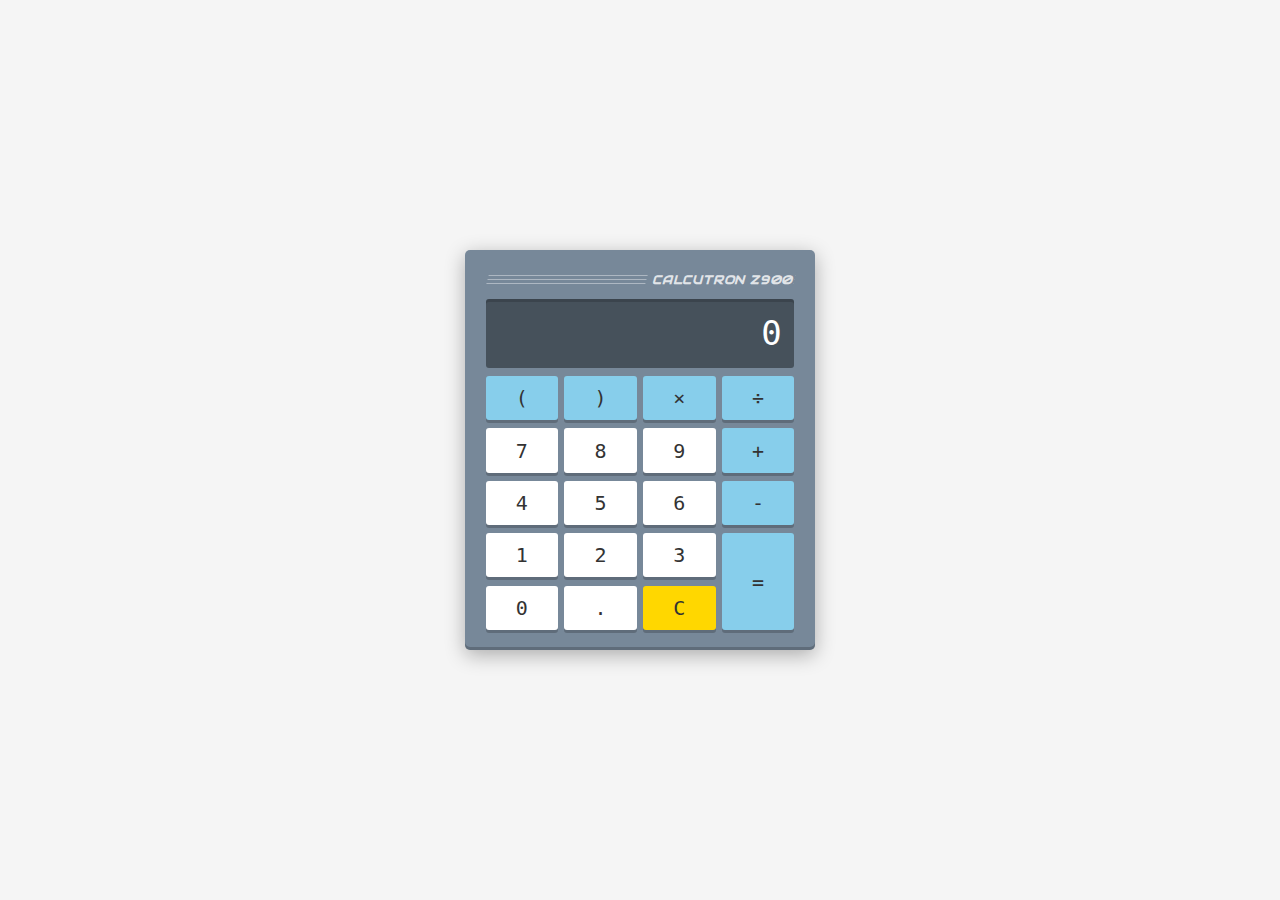
<file: Projects/04-Calculator/index.html>
<!DOCTYPE html>
<html>
	<head>
		<meta name="viewport" content="width=device-width, user-scalable=no">

		<title>Calcutron</title>

		<link href="http://fonts.googleapis.com/css?family=Audiowide" rel="stylesheet">
		<link href="css/main.css" rel="stylesheet">
	</head>
	<body>
		<div class="calculator">
			<div class="container">
				<header class="header">
					<h1 class="title">Calcutron z900</h1>
				</header>
				<input type="text" name="output" value="0" class="display" readonly>
				<button type="button" class="button operator js-operator" data-action="(">(</button>
				<button type="button" class="button operator" data-action=")">)</button>
				<button type="button" class="button operator" data-action="*">&#215;</button>
				<button type="button" class="button operator" data-action="/">&#247;</button>
				<button type="button" class="button digit" data-action="7">7</button>
				<button type="button" class="button digit" data-action="8">8</button>
				<button type="button" class="button digit" data-action="9">9</button>
				<button type="button" class="button operator" data-action="+">+</button>
				<button type="button" class="button digit" data-action="4">4</button>
				<button type="button" class="button digit" data-action="5">5</button>
				<button type="button" class="button digit" data-action="6">6</button>
				<button type="button" class="button operator" data-action="-">-</button>
				<button type="button" class="button digit" data-action="1">1</button>
				<button type="button" class="button digit" data-action="2">2</button>
				<button type="button" class="button digit" data-action="3">3</button>
				<button type="button" class="button tall right equals">=</button>
				<button type="button" class="button digit" data-action="0">0</button>
				<button type="button" class="button digit" data-action=".">.</button>
				<button type="button" class="button clear">C</button>
			</div>
		</div>

		<script src="js/jquery-1.11.2.min.js"></script>
		<script src="js/main.js"></script>
	</body>
</html>
</file>
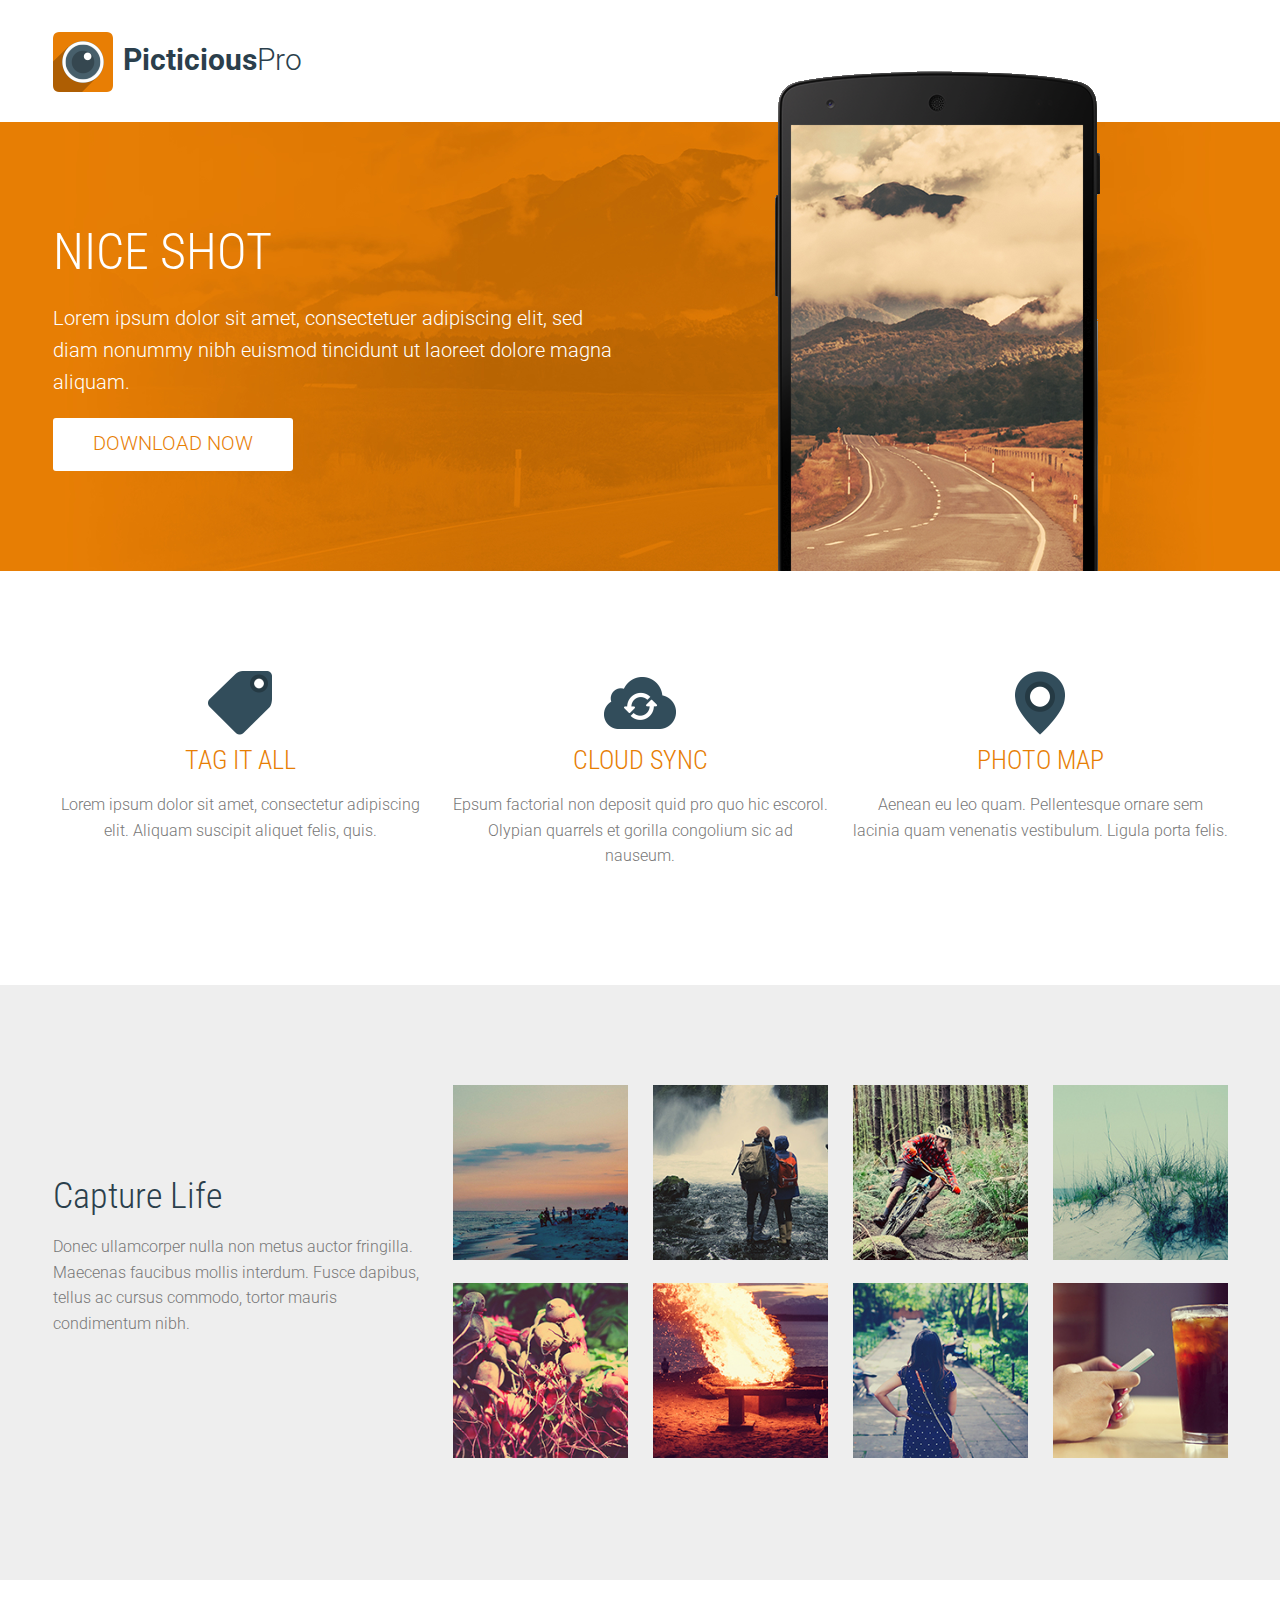
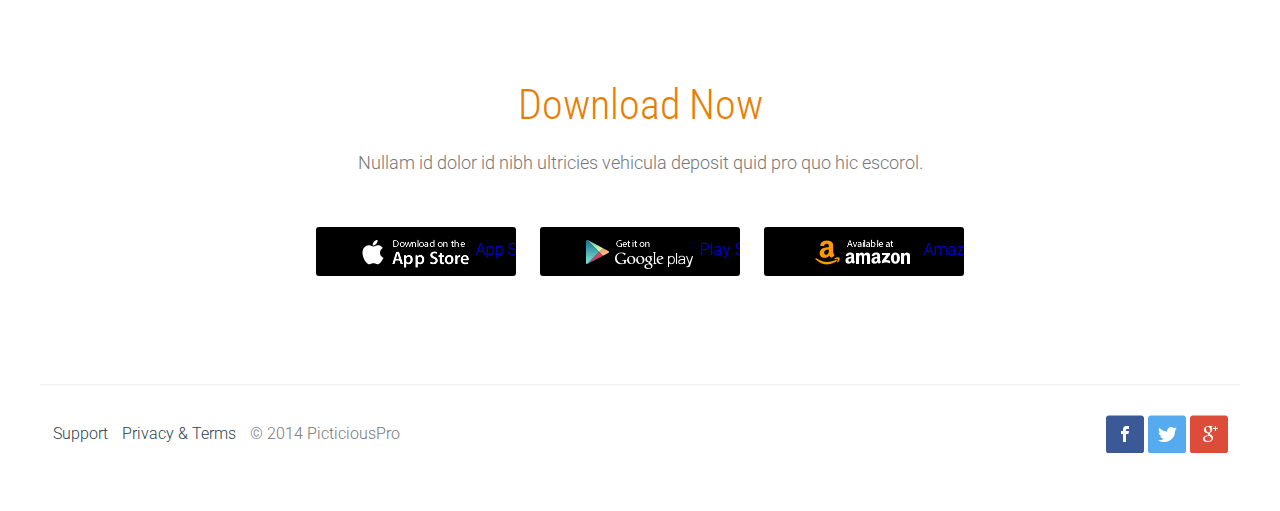
<file: Projects/05-PhotoApp/index.html>
<!doctype html>
<html class="no-js">
	<head>
		<meta name="viewport" content="width=device-width, initial-scale=1, maximum-scale=1, user-scalable=no">

		<title>PicticiousPro</title>

		<link href="http://fonts.googleapis.com/css?family=Roboto:300,300italic,400,400italic,600,600italic|Roboto+Condensed:300" rel="stylesheet">

		<link href="css/normalize.css" rel="stylesheet">
		<link href="css/grid.css" rel="stylesheet">
		<link href="css/animate.css" rel="stylesheet">
		<link href="css/master.css" rel="stylesheet">

		<script src="js/jquery-1.11.3.min.js"></script>
		<script src="js/wow.min.js"></script>
		<script src="js/master.js"></script>

		<!--[if lte IE 8]>
			<link href="css/grid.ie.css" rel="stylesheet">
			<link href="css/master.ie.css" rel="stylesheet">
			<script src="js/matchMedia-ie8.js"></script>
		<![endif]-->

		<!--[if lte IE 9]>
			<script src="js/html5.js"></script>
		<![endif]-->

		<!--[if IE 9]>
			<script src="js/matchMedia-ie9.js"></script>
		<![endif]-->

	</head>
	<body class="fs-grid">

		<header class="fs-row header">
			<div class="fs-cell">
				<a href="#" class="logo"><strong>Picticious</strong>Pro</a>
			</div>
		</header>
		<section class="bar intro">
			<div class="fs-row padded intro_row">
				<div class="fs-cell fs-md-half fs-lg-half wow fadeIn">
					<h1 class="intro_heading wow fadeInUp">Nice Shot</h1>
					<p class="intro_content wow fadeInUp" data-wow-delay="0.25s">Lorem ipsum dolor sit amet, consectetuer adipiscing elit, sed diam nonummy nibh euismod tincidunt ut laoreet dolore magna aliquam.</p>
					<a href="#download" class="button intro_button wow fadeInUp" data-wow-delay="1s">Download Now</a>
				</div>
			</div>
		</section>
		<section class="fs-row bar padded features">
			<div class="fs-cell fs-md-third fs-lg-third feature feature_tag wow fadeIn" data-wow-delay="0">
				<h2 class="feature_heading">Tag It All</h2>
				<p class="feature_content">Lorem ipsum dolor sit amet, consectetur adipiscing elit. Aliquam suscipit aliquet felis, quis.</p>
			</div>
			<div class="fs-cell fs-md-third fs-lg-third feature feature_cloud wow fadeIn" data-wow-delay="0.25s">
				<h2 class="feature_heading">Cloud Sync</h2>
				<p class="feature_content">Epsum factorial non deposit quid pro quo hic escorol. Olypian quarrels et gorilla congolium sic ad nauseum.</p>
			</div>
			<div class="fs-cell fs-md-third fs-lg-third feature feature_map wow fadeIn" data-wow-delay="0.5s">
				<h2 class="feature_heading">Photo Map</h2>
				<p class="feature_content">Aenean eu leo quam. Pellentesque ornare sem lacinia quam venenatis vestibulum. Ligula porta felis.</p>
			</div>
		</section>
		<section class="bar gallery">
			<div class="fs-row padded gallery_row">
				<div class="fs-cell fs-md-4 fs-lg-4 gallery_block">
					<div class="wow fadeInUp">
						<h3 class="gallery_heading">Capture Life</h3>
						<p class="gallery_content">Donec ullamcorper nulla non metus auctor fringilla. Maecenas faucibus mollis interdum. Fusce dapibus, tellus ac cursus commodo, tortor mauris condimentum nibh.</p>
					</div>
				</div>
				<a href="images/photos/01.jpg" class="fs-cell fs-xs-half fs-sm-fourth fs-md-1 fs-lg-2 gallery_item gallery_item_first js-lightbox wow zoomIn" data-lightbox-gallery="photo_gallery" data-wow-delay="0">
					<img src="images/photos/thumb_01.jpg" alt="">
				</a>
				<a href="images/photos/02.jpg" class="fs-cell fs-xs-half fs-sm-fourth fs-md-1 fs-lg-2 gallery_item gallery_item_first js-lightbox wow zoomIn" data-lightbox-gallery="photo_gallery" data-wow-delay="0.1s">
					<img src="images/photos/thumb_02.jpg" alt="">
				</a>
				<a href="images/photos/03.jpg" class="fs-cell fs-xs-half fs-sm-fourth fs-md-1 fs-lg-2 gallery_item js-lightbox wow zoomIn" data-lightbox-gallery="photo_gallery" data-wow-delay="0.2s">
					<img src="images/photos/thumb_03.jpg" alt="">
				</a>
				<a href="images/photos/04.jpg" class="fs-cell fs-xs-half fs-sm-fourth fs-md-1 fs-lg-2 gallery_item js-lightbox wow zoomIn" data-lightbox-gallery="photo_gallery" data-wow-delay="0.3s">
					<img src="images/photos/thumb_04.jpg" alt="">
				</a>
				<a href="images/photos/05.jpg" class="fs-cell fs-xs-half fs-sm-fourth fs-md-1 fs-lg-2 gallery_item js-lightbox wow zoomIn" data-lightbox-gallery="photo_gallery" data-wow-delay="0.4s">
					<img src="images/photos/thumb_05.jpg" alt="">
				</a>
				<a href="images/photos/06.jpg" class="fs-cell fs-xs-half fs-sm-fourth fs-md-1 fs-lg-2 gallery_item js-lightbox wow zoomIn" data-lightbox-gallery="photo_gallery" data-wow-delay="0.5s">
					<img src="images/photos/thumb_06.jpg" alt="">
				</a>
				<a href="images/photos/07.jpg" class="fs-cell fs-xs-half fs-sm-fourth fs-md-1 fs-lg-2 gallery_item js-lightbox wow zoomIn" data-lightbox-gallery="photo_gallery" data-wow-delay="0.6s">
					<img src="images/photos/thumb_07.jpg" alt="">
				</a>
				<a href="images/photos/08.jpg" class="fs-cell fs-xs-half fs-sm-fourth fs-md-1 fs-lg-2 gallery_item js-lightbox wow zoomIn" data-lightbox-gallery="photo_gallery" data-wow-delay="0.7s">
					<img src="images/photos/thumb_08.jpg" alt="">
				</a>
			</div>
		</section>
		<section class="fs-row bar padded download">
			<div class="fs-cell">
				<h2 class="download_heading">Download Now</h2>
				<p class="download_content">Nullam id dolor id nibh ultricies vehicula deposit quid pro quo hic escorol.</p>
				<div class="download_buttons">
					<a href="#" class="button download_button download_apple wow flipInX" data-wow-delay="0">App Store</a>
					<a href="#" class="button download_button download_google wow flipInX" data-wow-delay="0.25s">Play Store</a>
					<a href="#" class="button download_button download_amazon wow flipInX" data-wow-delay="0.5s">Amazon Store</a>
				</div>
			</div>
		</section>
		<footer class="fs-row footer">
			<div class="fs-cell-right fs-md-2 fs-lg-half social_links">
				<a href="#" class="social_link social_facebook">Facebook</a>
				<a href="#" class="social_link social_twitter">Twitter</a>
				<a href="#" class="social_link social_google">Google+</a>
			</div>
			<div class="fs-cell fs-md-4 fs-lg-half footer_content">
				<a href="#" class="footer_link">Support</a>
				<a href="#" class="footer_link">Privacy &amp; Terms</a>
				<p class="footer_text">&copy; 2014 PicticiousPro</p>
			</div>
		</footer>

		<script>
			(function(){if(typeof FSGridBookmarklet==='undefined'){document.body.appendChild(document.createElement('script')).src='http://beta.formstone.it/js/bookmarklet/grid.js';}else{FSGridBookmarklet();}})();
		</script>
	</body>
</html>
</file>
<file: Demos/02-BasicCSS/css/master.css>
body {
	color: green;
	font-size: 20px;
}

h1 {
	color: #666;
	font-size: 60px;
}

.intro {
	font-size: 30px;
}
</file>
<file: Demos/04-Grid/css/grid.css>
/*! formstone v0.6.4 [grid.css] 2015-06-08 | MIT License | formstone.it */

/**
 * @grid
 * @name Grid
 * @description A responsive CSS grid.
 */
.fs_grid_row,
.fs-grid .fs-row {
  width: 300px;
  margin-left: auto;
  margin-right: auto;
}
@media screen and (min-width: 500px) {
  .fs_grid_row,
  .fs-grid .fs-row {
    width: 480px;
  }
}
@media screen and (min-width: 740px) {
  .fs_grid_row,
  .fs-grid .fs-row {
    width: 720px;
  }
}
@media screen and (min-width: 980px) {
  .fs_grid_row,
  .fs-grid .fs-row {
    width: 960px;
  }
}
@media screen and (min-width: 1220px) {
  .fs_grid_row,
  .fs-grid .fs-row {
    width: 1200px;
  }
}
.fs_grid_row:after,
.fs-grid .fs-row:after {
  height: 0;
  clear: both;
  content: ".";
  display: block;
  line-height: 0;
  visibility: hidden;
}
.fs_grid_row_fluid,
.fs-grid-fluid .fs-row {
  width: 96%;
  width: -webkit-calc(100% - 40px);
  width: calc(100% - 40px);
}
@media screen and (max-width: 739px) {
  .fs_grid_row_fluid_sm,
  .fs-grid-sm-fluid .fs-row {
    width: 96%;
    width: -webkit-calc(100% - 40px);
    width: calc(100% - 40px);
  }
}
.fs_grid_row_row,
.fs-grid .fs-row .fs-row {
  width: 102.08333333%;
  margin-left: -1.04166667%;
  margin-right: -1.04166667%;
}
.fs_grid_row_row_contained,
.fs-grid .fs-row [class*="fs-cell"][class*="-contained"] .fs-row {
  width: 100%;
  margin-left: 0;
  margin-right: 0;
}
.fs_grid_cell,
.fs-grid .fs-row [class*="fs-cell"] {
  width: 97.91666667%;
  float: left;
  margin-left: 1.04166667%;
  margin-right: 1.04166667%;
}
.fs_grid_cell_centered,
.fs-grid .fs-row [class*="fs-cell"][class*="-centered"] {
  float: none;
  margin-left: auto;
  margin-right: auto;
}
.fs_grid_cell_padded,
.fs-grid .fs-row [class*="fs-cell"][class*="-padded"] {
  box-sizing: content-box;
  margin-left: 0;
  margin-right: 0;
  padding-left: 1.04166667%;
  padding-right: 1.04166667%;
}
.fs_grid_cell_contained,
.fs-grid .fs-row [class*="fs-cell"][class*="-contained"] {
  margin-left: 0;
  margin-right: 0;
}
.fs_grid_cell_right,
.fs-grid .fs-row [class*="fs-cell"][class*="-right"] {
  float: right;
}
* {
  box-sizing: border-box;
}
*:before,
*:after {
  box-sizing: inherit;
}
.fs-grid .fs-row .fs-all-fifth {
  width: 17.91666667%;
}
.fs-grid .fs-row .fs-all-fourth {
  width: 22.91666667%;
}
.fs-grid .fs-row .fs-all-third {
  width: 31.25%;
}
.fs-grid .fs-row .fs-all-half {
  width: 47.91666667%;
}
.fs-grid .fs-row .fs-all-full {
  width: 97.91666667%;
}
.fs-grid .fs-row .fs-all-push-fifth {
  margin-left: 21.04166667%;
}
.fs-grid .fs-row .fs-all-push-fourth {
  margin-left: 26.04166667%;
}
.fs-grid .fs-row .fs-all-push-third {
  margin-left: 34.375%;
}
.fs-grid .fs-row .fs-all-push-half {
  margin-left: 51.04166667%;
}
.fs-grid .fs-row [class*="-contained"].fs-all-fifth {
  width: 20%;
}
.fs-grid .fs-row [class*="-contained"].fs-all-fourth {
  width: 25%;
}
.fs-grid .fs-row [class*="-contained"].fs-all-third {
  width: 33.33333333%;
}
.fs-grid .fs-row [class*="-contained"].fs-all-half {
  width: 50%;
}
.fs-grid .fs-row [class*="-contained"].fs-all-full {
  width: 100%;
}
.fs-grid .fs-row [class*="-contained"].fs-all-push-fifth {
  margin-left: 20%;
}
.fs-grid .fs-row [class*="-contained"].fs-all-push-fourth {
  margin-left: 25%;
}
.fs-grid .fs-row [class*="-contained"].fs-all-push-third {
  margin-left: 33.33333333%;
}
.fs-grid .fs-row [class*="-contained"].fs-all-push-half {
  margin-left: 50%;
}
.fs-grid .fs-row .fs-all-hide {
  display: none;
}
@media screen and (max-width:  739px) {
  .fs-grid .fs-row .fs-sm-1 {
    width: 31.25%;
  }
  .fs-grid .fs-row .fs-sm-2 {
    width: 64.58333333%;
  }
  .fs-grid .fs-row .fs-sm-3 {
    width: 97.91666667%;
  }
  .fs-grid .fs-row .fs-sm-push-1 {
    margin-left: 34.375%;
  }
  .fs-grid .fs-row .fs-sm-push-2 {
    margin-left: 67.70833333%;
  }
  .fs-grid .fs-row [class*="-contained"].fs-sm-1 {
    width: 33.33333333%;
  }
  .fs-grid .fs-row [class*="-contained"].fs-sm-2 {
    width: 66.66666667%;
  }
  .fs-grid .fs-row [class*="-contained"].fs-sm-3 {
    width: 100%;
  }
  .fs-grid .fs-row [class*="-contained"].fs-sm-push-1 {
    margin-left: 33.33333333%;
  }
  .fs-grid .fs-row [class*="-contained"].fs-sm-push-2 {
    margin-left: 66.66666667%;
  }
  .fs-grid .fs-row .fs-sm-fifth {
    width: 17.91666667%;
  }
  .fs-grid .fs-row .fs-sm-fourth {
    width: 22.91666667%;
  }
  .fs-grid .fs-row .fs-sm-third {
    width: 31.25%;
  }
  .fs-grid .fs-row .fs-sm-half {
    width: 47.91666667%;
  }
  .fs-grid .fs-row .fs-sm-full {
    width: 97.91666667%;
  }
  .fs-grid .fs-row .fs-sm-push-fifth {
    margin-left: 21.04166667%;
  }
  .fs-grid .fs-row .fs-sm-push-fourth {
    margin-left: 26.04166667%;
  }
  .fs-grid .fs-row .fs-sm-push-third {
    margin-left: 34.375%;
  }
  .fs-grid .fs-row .fs-sm-push-half {
    margin-left: 51.04166667%;
  }
  .fs-grid .fs-row [class*="-contained"].fs-sm-fifth {
    width: 20%;
  }
  .fs-grid .fs-row [class*="-contained"].fs-sm-fourth {
    width: 25%;
  }
  .fs-grid .fs-row [class*="-contained"].fs-sm-third {
    width: 33.33333333%;
  }
  .fs-grid .fs-row [class*="-contained"].fs-sm-half {
    width: 50%;
  }
  .fs-grid .fs-row [class*="-contained"].fs-sm-full {
    width: 100%;
  }
  .fs-grid .fs-row [class*="-contained"].fs-sm-push-fifth {
    margin-left: 20%;
  }
  .fs-grid .fs-row [class*="-contained"].fs-sm-push-fourth {
    margin-left: 25%;
  }
  .fs-grid .fs-row [class*="-contained"].fs-sm-push-third {
    margin-left: 33.33333333%;
  }
  .fs-grid .fs-row [class*="-contained"].fs-sm-push-half {
    margin-left: 50%;
  }
  .fs-grid .fs-row .fs-sm-hide {
    display: none;
  }
}
@media screen and (max-width:  499px) {
  .fs-grid .fs-row .fs-xs-1 {
    width: 31.25%;
  }
  .fs-grid .fs-row .fs-xs-2 {
    width: 64.58333333%;
  }
  .fs-grid .fs-row .fs-xs-3 {
    width: 97.91666667%;
  }
  .fs-grid .fs-row .fs-xs-push-1 {
    margin-left: 34.375%;
  }
  .fs-grid .fs-row .fs-xs-push-2 {
    margin-left: 67.70833333%;
  }
  .fs-grid .fs-row [class*="-contained"].fs-xs-1 {
    width: 33.33333333%;
  }
  .fs-grid .fs-row [class*="-contained"].fs-xs-2 {
    width: 66.66666667%;
  }
  .fs-grid .fs-row [class*="-contained"].fs-xs-3 {
    width: 100%;
  }
  .fs-grid .fs-row [class*="-contained"].fs-xs-push-1 {
    margin-left: 33.33333333%;
  }
  .fs-grid .fs-row [class*="-contained"].fs-xs-push-2 {
    margin-left: 66.66666667%;
  }
  .fs-grid .fs-row .fs-xs-fifth {
    width: 17.91666667%;
  }
  .fs-grid .fs-row .fs-xs-fourth {
    width: 22.91666667%;
  }
  .fs-grid .fs-row .fs-xs-third {
    width: 31.25%;
  }
  .fs-grid .fs-row .fs-xs-half {
    width: 47.91666667%;
  }
  .fs-grid .fs-row .fs-xs-full {
    width: 97.91666667%;
  }
  .fs-grid .fs-row .fs-xs-push-fifth {
    margin-left: 21.04166667%;
  }
  .fs-grid .fs-row .fs-xs-push-fourth {
    margin-left: 26.04166667%;
  }
  .fs-grid .fs-row .fs-xs-push-third {
    margin-left: 34.375%;
  }
  .fs-grid .fs-row .fs-xs-push-half {
    margin-left: 51.04166667%;
  }
  .fs-grid .fs-row [class*="-contained"].fs-xs-fifth {
    width: 20%;
  }
  .fs-grid .fs-row [class*="-contained"].fs-xs-fourth {
    width: 25%;
  }
  .fs-grid .fs-row [class*="-contained"].fs-xs-third {
    width: 33.33333333%;
  }
  .fs-grid .fs-row [class*="-contained"].fs-xs-half {
    width: 50%;
  }
  .fs-grid .fs-row [class*="-contained"].fs-xs-full {
    width: 100%;
  }
  .fs-grid .fs-row [class*="-contained"].fs-xs-push-fifth {
    margin-left: 20%;
  }
  .fs-grid .fs-row [class*="-contained"].fs-xs-push-fourth {
    margin-left: 25%;
  }
  .fs-grid .fs-row [class*="-contained"].fs-xs-push-third {
    margin-left: 33.33333333%;
  }
  .fs-grid .fs-row [class*="-contained"].fs-xs-push-half {
    margin-left: 50%;
  }
  .fs-grid .fs-row .fs-xs-hide {
    display: none;
  }
}
@media screen and (min-width:  740px) and (max-width:  979px) {
  .fs-grid .fs-row .fs-md-1 {
    width: 14.58333333%;
  }
  .fs-grid .fs-row .fs-md-2 {
    width: 31.25%;
  }
  .fs-grid .fs-row .fs-md-3 {
    width: 47.91666667%;
  }
  .fs-grid .fs-row .fs-md-4 {
    width: 64.58333333%;
  }
  .fs-grid .fs-row .fs-md-5 {
    width: 81.25%;
  }
  .fs-grid .fs-row .fs-md-6 {
    width: 97.91666667%;
  }
  .fs-grid .fs-row .fs-md-push-1 {
    margin-left: 17.70833333%;
  }
  .fs-grid .fs-row .fs-md-push-2 {
    margin-left: 34.375%;
  }
  .fs-grid .fs-row .fs-md-push-3 {
    margin-left: 51.04166667%;
  }
  .fs-grid .fs-row .fs-md-push-4 {
    margin-left: 67.70833333%;
  }
  .fs-grid .fs-row .fs-md-push-5 {
    margin-left: 84.375%;
  }
  .fs-grid .fs-row [class*="-contained"].fs-md-1 {
    width: 16.66666667%;
  }
  .fs-grid .fs-row [class*="-contained"].fs-md-2 {
    width: 33.33333333%;
  }
  .fs-grid .fs-row [class*="-contained"].fs-md-3 {
    width: 50%;
  }
  .fs-grid .fs-row [class*="-contained"].fs-md-4 {
    width: 66.66666667%;
  }
  .fs-grid .fs-row [class*="-contained"].fs-md-5 {
    width: 83.33333333%;
  }
  .fs-grid .fs-row [class*="-contained"].fs-md-6 {
    width: 100%;
  }
  .fs-grid .fs-row [class*="-contained"].fs-md-push-1 {
    margin-left: 16.66666667%;
  }
  .fs-grid .fs-row [class*="-contained"].fs-md-push-2 {
    margin-left: 33.33333333%;
  }
  .fs-grid .fs-row [class*="-contained"].fs-md-push-3 {
    margin-left: 50%;
  }
  .fs-grid .fs-row [class*="-contained"].fs-md-push-4 {
    margin-left: 66.66666667%;
  }
  .fs-grid .fs-row [class*="-contained"].fs-md-push-5 {
    margin-left: 83.33333333%;
  }
  .fs-grid .fs-row .fs-md-fifth {
    width: 17.91666667%;
  }
  .fs-grid .fs-row .fs-md-fourth {
    width: 22.91666667%;
  }
  .fs-grid .fs-row .fs-md-third {
    width: 31.25%;
  }
  .fs-grid .fs-row .fs-md-half {
    width: 47.91666667%;
  }
  .fs-grid .fs-row .fs-md-full {
    width: 97.91666667%;
  }
  .fs-grid .fs-row .fs-md-push-fifth {
    margin-left: 21.04166667%;
  }
  .fs-grid .fs-row .fs-md-push-fourth {
    margin-left: 26.04166667%;
  }
  .fs-grid .fs-row .fs-md-push-third {
    margin-left: 34.375%;
  }
  .fs-grid .fs-row .fs-md-push-half {
    margin-left: 51.04166667%;
  }
  .fs-grid .fs-row [class*="-contained"].fs-md-fifth {
    width: 20%;
  }
  .fs-grid .fs-row [class*="-contained"].fs-md-fourth {
    width: 25%;
  }
  .fs-grid .fs-row [class*="-contained"].fs-md-third {
    width: 33.33333333%;
  }
  .fs-grid .fs-row [class*="-contained"].fs-md-half {
    width: 50%;
  }
  .fs-grid .fs-row [class*="-contained"].fs-md-full {
    width: 100%;
  }
  .fs-grid .fs-row [class*="-contained"].fs-md-push-fifth {
    margin-left: 20%;
  }
  .fs-grid .fs-row [class*="-contained"].fs-md-push-fourth {
    margin-left: 25%;
  }
  .fs-grid .fs-row [class*="-contained"].fs-md-push-third {
    margin-left: 33.33333333%;
  }
  .fs-grid .fs-row [class*="-contained"].fs-md-push-half {
    margin-left: 50%;
  }
  .fs-grid .fs-row .fs-md-hide {
    display: none;
  }
}
@media screen and (min-width:  980px) {
  .fs-grid .fs-row .fs-lg-1 {
    width: 6.25%;
  }
  .fs-grid .fs-row .fs-lg-2 {
    width: 14.58333333%;
  }
  .fs-grid .fs-row .fs-lg-3 {
    width: 22.91666667%;
  }
  .fs-grid .fs-row .fs-lg-4 {
    width: 31.25%;
  }
  .fs-grid .fs-row .fs-lg-5 {
    width: 39.58333333%;
  }
  .fs-grid .fs-row .fs-lg-6 {
    width: 47.91666667%;
  }
  .fs-grid .fs-row .fs-lg-7 {
    width: 56.25%;
  }
  .fs-grid .fs-row .fs-lg-8 {
    width: 64.58333333%;
  }
  .fs-grid .fs-row .fs-lg-9 {
    width: 72.91666667%;
  }
  .fs-grid .fs-row .fs-lg-10 {
    width: 81.25%;
  }
  .fs-grid .fs-row .fs-lg-11 {
    width: 89.58333333%;
  }
  .fs-grid .fs-row .fs-lg-12 {
    width: 97.91666667%;
  }
  .fs-grid .fs-row .fs-lg-push-1 {
    margin-left: 9.375%;
  }
  .fs-grid .fs-row .fs-lg-push-2 {
    margin-left: 17.70833333%;
  }
  .fs-grid .fs-row .fs-lg-push-3 {
    margin-left: 26.04166667%;
  }
  .fs-grid .fs-row .fs-lg-push-4 {
    margin-left: 34.375%;
  }
  .fs-grid .fs-row .fs-lg-push-5 {
    margin-left: 42.70833333%;
  }
  .fs-grid .fs-row .fs-lg-push-6 {
    margin-left: 51.04166667%;
  }
  .fs-grid .fs-row .fs-lg-push-7 {
    margin-left: 59.375%;
  }
  .fs-grid .fs-row .fs-lg-push-8 {
    margin-left: 67.70833333%;
  }
  .fs-grid .fs-row .fs-lg-push-9 {
    margin-left: 76.04166667%;
  }
  .fs-grid .fs-row .fs-lg-push-10 {
    margin-left: 84.375%;
  }
  .fs-grid .fs-row .fs-lg-push-11 {
    margin-left: 92.70833333%;
  }
  .fs-grid .fs-row [class*="-contained"].fs-lg-1 {
    width: 8.33333333%;
  }
  .fs-grid .fs-row [class*="-contained"].fs-lg-2 {
    width: 16.66666667%;
  }
  .fs-grid .fs-row [class*="-contained"].fs-lg-3 {
    width: 25%;
  }
  .fs-grid .fs-row [class*="-contained"].fs-lg-4 {
    width: 33.33333333%;
  }
  .fs-grid .fs-row [class*="-contained"].fs-lg-5 {
    width: 41.66666667%;
  }
  .fs-grid .fs-row [class*="-contained"].fs-lg-6 {
    width: 50%;
  }
  .fs-grid .fs-row [class*="-contained"].fs-lg-7 {
    width: 58.33333333%;
  }
  .fs-grid .fs-row [class*="-contained"].fs-lg-8 {
    width: 66.66666667%;
  }
  .fs-grid .fs-row [class*="-contained"].fs-lg-9 {
    width: 75%;
  }
  .fs-grid .fs-row [class*="-contained"].fs-lg-10 {
    width: 83.33333333%;
  }
  .fs-grid .fs-row [class*="-contained"].fs-lg-11 {
    width: 91.66666667%;
  }
  .fs-grid .fs-row [class*="-contained"].fs-lg-12 {
    width: 100%;
  }
  .fs-grid .fs-row [class*="-contained"].fs-lg-push-1 {
    margin-left: 8.33333333%;
  }
  .fs-grid .fs-row [class*="-contained"].fs-lg-push-2 {
    margin-left: 16.66666667%;
  }
  .fs-grid .fs-row [class*="-contained"].fs-lg-push-3 {
    margin-left: 25%;
  }
  .fs-grid .fs-row [class*="-contained"].fs-lg-push-4 {
    margin-left: 33.33333333%;
  }
  .fs-grid .fs-row [class*="-contained"].fs-lg-push-5 {
    margin-left: 41.66666667%;
  }
  .fs-grid .fs-row [class*="-contained"].fs-lg-push-6 {
    margin-left: 50%;
  }
  .fs-grid .fs-row [class*="-contained"].fs-lg-push-7 {
    margin-left: 58.33333333%;
  }
  .fs-grid .fs-row [class*="-contained"].fs-lg-push-8 {
    margin-left: 66.66666667%;
  }
  .fs-grid .fs-row [class*="-contained"].fs-lg-push-9 {
    margin-left: 75%;
  }
  .fs-grid .fs-row [class*="-contained"].fs-lg-push-10 {
    margin-left: 83.33333333%;
  }
  .fs-grid .fs-row [class*="-contained"].fs-lg-push-11 {
    margin-left: 91.66666667%;
  }
  .fs-grid .fs-row .fs-lg-fifth {
    width: 17.91666667%;
  }
  .fs-grid .fs-row .fs-lg-fourth {
    width: 22.91666667%;
  }
  .fs-grid .fs-row .fs-lg-third {
    width: 31.25%;
  }
  .fs-grid .fs-row .fs-lg-half {
    width: 47.91666667%;
  }
  .fs-grid .fs-row .fs-lg-full {
    width: 97.91666667%;
  }
  .fs-grid .fs-row .fs-lg-push-fifth {
    margin-left: 21.04166667%;
  }
  .fs-grid .fs-row .fs-lg-push-fourth {
    margin-left: 26.04166667%;
  }
  .fs-grid .fs-row .fs-lg-push-third {
    margin-left: 34.375%;
  }
  .fs-grid .fs-row .fs-lg-push-half {
    margin-left: 51.04166667%;
  }
  .fs-grid .fs-row [class*="-contained"].fs-lg-fifth {
    width: 20%;
  }
  .fs-grid .fs-row [class*="-contained"].fs-lg-fourth {
    width: 25%;
  }
  .fs-grid .fs-row [class*="-contained"].fs-lg-third {
    width: 33.33333333%;
  }
  .fs-grid .fs-row [class*="-contained"].fs-lg-half {
    width: 50%;
  }
  .fs-grid .fs-row [class*="-contained"].fs-lg-full {
    width: 100%;
  }
  .fs-grid .fs-row [class*="-contained"].fs-lg-push-fifth {
    margin-left: 20%;
  }
  .fs-grid .fs-row [class*="-contained"].fs-lg-push-fourth {
    margin-left: 25%;
  }
  .fs-grid .fs-row [class*="-contained"].fs-lg-push-third {
    margin-left: 33.33333333%;
  }
  .fs-grid .fs-row [class*="-contained"].fs-lg-push-half {
    margin-left: 50%;
  }
  .fs-grid .fs-row .fs-lg-hide {
    display: none;
  }
}
@media screen and (min-width:  1220px) {
  .fs-grid .fs-row .fs-xl-1 {
    width: 6.25%;
  }
  .fs-grid .fs-row .fs-xl-2 {
    width: 14.58333333%;
  }
  .fs-grid .fs-row .fs-xl-3 {
    width: 22.91666667%;
  }
  .fs-grid .fs-row .fs-xl-4 {
    width: 31.25%;
  }
  .fs-grid .fs-row .fs-xl-5 {
    width: 39.58333333%;
  }
  .fs-grid .fs-row .fs-xl-6 {
    width: 47.91666667%;
  }
  .fs-grid .fs-row .fs-xl-7 {
    width: 56.25%;
  }
  .fs-grid .fs-row .fs-xl-8 {
    width: 64.58333333%;
  }
  .fs-grid .fs-row .fs-xl-9 {
    width: 72.91666667%;
  }
  .fs-grid .fs-row .fs-xl-10 {
    width: 81.25%;
  }
  .fs-grid .fs-row .fs-xl-11 {
    width: 89.58333333%;
  }
  .fs-grid .fs-row .fs-xl-12 {
    width: 97.91666667%;
  }
  .fs-grid .fs-row .fs-xl-push-1 {
    margin-left: 9.375%;
  }
  .fs-grid .fs-row .fs-xl-push-2 {
    margin-left: 17.70833333%;
  }
  .fs-grid .fs-row .fs-xl-push-3 {
    margin-left: 26.04166667%;
  }
  .fs-grid .fs-row .fs-xl-push-4 {
    margin-left: 34.375%;
  }
  .fs-grid .fs-row .fs-xl-push-5 {
    margin-left: 42.70833333%;
  }
  .fs-grid .fs-row .fs-xl-push-6 {
    margin-left: 51.04166667%;
  }
  .fs-grid .fs-row .fs-xl-push-7 {
    margin-left: 59.375%;
  }
  .fs-grid .fs-row .fs-xl-push-8 {
    margin-left: 67.70833333%;
  }
  .fs-grid .fs-row .fs-xl-push-9 {
    margin-left: 76.04166667%;
  }
  .fs-grid .fs-row .fs-xl-push-10 {
    margin-left: 84.375%;
  }
  .fs-grid .fs-row .fs-xl-push-11 {
    margin-left: 92.70833333%;
  }
  .fs-grid .fs-row [class*="-contained"].fs-xl-1 {
    width: 8.33333333%;
  }
  .fs-grid .fs-row [class*="-contained"].fs-xl-2 {
    width: 16.66666667%;
  }
  .fs-grid .fs-row [class*="-contained"].fs-xl-3 {
    width: 25%;
  }
  .fs-grid .fs-row [class*="-contained"].fs-xl-4 {
    width: 33.33333333%;
  }
  .fs-grid .fs-row [class*="-contained"].fs-xl-5 {
    width: 41.66666667%;
  }
  .fs-grid .fs-row [class*="-contained"].fs-xl-6 {
    width: 50%;
  }
  .fs-grid .fs-row [class*="-contained"].fs-xl-7 {
    width: 58.33333333%;
  }
  .fs-grid .fs-row [class*="-contained"].fs-xl-8 {
    width: 66.66666667%;
  }
  .fs-grid .fs-row [class*="-contained"].fs-xl-9 {
    width: 75%;
  }
  .fs-grid .fs-row [class*="-contained"].fs-xl-10 {
    width: 83.33333333%;
  }
  .fs-grid .fs-row [class*="-contained"].fs-xl-11 {
    width: 91.66666667%;
  }
  .fs-grid .fs-row [class*="-contained"].fs-xl-12 {
    width: 100%;
  }
  .fs-grid .fs-row [class*="-contained"].fs-xl-push-1 {
    margin-left: 8.33333333%;
  }
  .fs-grid .fs-row [class*="-contained"].fs-xl-push-2 {
    margin-left: 16.66666667%;
  }
  .fs-grid .fs-row [class*="-contained"].fs-xl-push-3 {
    margin-left: 25%;
  }
  .fs-grid .fs-row [class*="-contained"].fs-xl-push-4 {
    margin-left: 33.33333333%;
  }
  .fs-grid .fs-row [class*="-contained"].fs-xl-push-5 {
    margin-left: 41.66666667%;
  }
  .fs-grid .fs-row [class*="-contained"].fs-xl-push-6 {
    margin-left: 50%;
  }
  .fs-grid .fs-row [class*="-contained"].fs-xl-push-7 {
    margin-left: 58.33333333%;
  }
  .fs-grid .fs-row [class*="-contained"].fs-xl-push-8 {
    margin-left: 66.66666667%;
  }
  .fs-grid .fs-row [class*="-contained"].fs-xl-push-9 {
    margin-left: 75%;
  }
  .fs-grid .fs-row [class*="-contained"].fs-xl-push-10 {
    margin-left: 83.33333333%;
  }
  .fs-grid .fs-row [class*="-contained"].fs-xl-push-11 {
    margin-left: 91.66666667%;
  }
  .fs-grid .fs-row .fs-xl-fifth {
    width: 17.91666667%;
  }
  .fs-grid .fs-row .fs-xl-fourth {
    width: 22.91666667%;
  }
  .fs-grid .fs-row .fs-xl-third {
    width: 31.25%;
  }
  .fs-grid .fs-row .fs-xl-half {
    width: 47.91666667%;
  }
  .fs-grid .fs-row .fs-xl-full {
    width: 97.91666667%;
  }
  .fs-grid .fs-row .fs-xl-push-fifth {
    margin-left: 21.04166667%;
  }
  .fs-grid .fs-row .fs-xl-push-fourth {
    margin-left: 26.04166667%;
  }
  .fs-grid .fs-row .fs-xl-push-third {
    margin-left: 34.375%;
  }
  .fs-grid .fs-row .fs-xl-push-half {
    margin-left: 51.04166667%;
  }
  .fs-grid .fs-row [class*="-contained"].fs-xl-fifth {
    width: 20%;
  }
  .fs-grid .fs-row [class*="-contained"].fs-xl-fourth {
    width: 25%;
  }
  .fs-grid .fs-row [class*="-contained"].fs-xl-third {
    width: 33.33333333%;
  }
  .fs-grid .fs-row [class*="-contained"].fs-xl-half {
    width: 50%;
  }
  .fs-grid .fs-row [class*="-contained"].fs-xl-full {
    width: 100%;
  }
  .fs-grid .fs-row [class*="-contained"].fs-xl-push-fifth {
    margin-left: 20%;
  }
  .fs-grid .fs-row [class*="-contained"].fs-xl-push-fourth {
    margin-left: 25%;
  }
  .fs-grid .fs-row [class*="-contained"].fs-xl-push-third {
    margin-left: 33.33333333%;
  }
  .fs-grid .fs-row [class*="-contained"].fs-xl-push-half {
    margin-left: 50%;
  }
  .fs-grid .fs-row .fs-xl-hide {
    display: none;
  }
}
</file>
<file: Projects/02-ArticleStyle/css/master.css>
body {
	color: #222;
	font-family: Georgia, serif;
	font-size: 16px;
}

h1,
h2,
h3,
h4,
h5,
h6 {
	color: #222;
	font-family: 'Open Sans', Helvetica, sans-serif;
	font-weight: 800;
	margin: 25px 0;
}

h1 {
	font-size: 60px;
}

h2 {
	font-size: 36px;
}

h3 {
	font-size: 28px;
}

h4 {
	color: #999;
	font-size: 14px;
	text-transform: uppercase;
}

p,
li {
	line-height: 1.8;
}

p {
	margin: 25px 0;
}

li {
	margin: 5px 0;
}

ul,
ol {
	margin: 25px 0;
}

.block_left {
	display: block;
	float: left;
	margin: 0 25px 25px 0;
}

.block_right {
	display: block;
	float: right;
	margin: 0 0 25px 25px;
}

.container_thin,
.container_wide {
	margin: 0 auto;
}

.container_thin {
	width: 775px;
}

.container_wide {
	width: 975px;
}

.article {
	padding: 50px 0;
}

.header {
	margin-bottom: 65px;
	text-align: center;
}

.header h1 {
	margin-bottom: 10px;
}

.header p {
	color: #999;
	font-size: 20px;
	margin-top: 10px;
}

.intro {
	color: #999;
	font-family: Georgia, serif;
	font-size: 20px;
}

.navigation {
	border: 1px solid #ccc;
	border-width: 1px 0;
	margin: 75px 0;
	padding: 75px;
}

.navigation h4 {
	margin: 0 0 15px;
}

.navigation ol {
	margin: 0;
	padding: 0;
}

.navigation ol ol {
	list-style: none;
}

.navigation li {
	color: #999;
	font-family: Georgia, serif;
	font-size: 20px;
}

.navigation li a {
	color: #222;
}

.navigation li li {
	font-size: 16px;
}

.navigation li li a {
	color: #666;
}

.quote {
	background: #f6f6f6;
	border-left: 10px solid #e3e3e3;
	font-family: Georgia, serif;
	font-size: 20px;
	font-style: italic;
	line-height: 1.8;
	margin: 40px -80px 40px -100px;
	padding: 40px;
	width: 885px;
}

.picture {

}

.picture_small {
	width: 375px;
}

.picture img {
	border: 1px solid #ccc;
	display: block;
	width: 100%;
}

.caption {
	color: #666;
	display: block;
	font-family: 'Open Sans', Helvetica, sans-serif;
	font-size: 14px;
	line-height: 1.4;
	margin-top: 10px;
}

.picture_right {
	float: right;
	margin: 0 0 20px 20px;
	width: 375px;
}
</file>
<file: Projects/03-CoffeeShop/css/grid.css>
/*! formstone v0.6.4 [grid.css] 2015-06-08 | MIT License | formstone.it */

/**
 * @grid
 * @name Grid
 * @description A responsive CSS grid.
 */
.fs_grid_row,
.fs-grid .fs-row {
  width: 300px;
  margin-left: auto;
  margin-right: auto;
}
@media screen and (min-width: 500px) {
  .fs_grid_row,
  .fs-grid .fs-row {
    width: 480px;
  }
}
@media screen and (min-width: 740px) {
  .fs_grid_row,
  .fs-grid .fs-row {
    width: 720px;
  }
}
@media screen and (min-width: 980px) {
  .fs_grid_row,
  .fs-grid .fs-row {
    width: 960px;
  }
}
@media screen and (min-width: 1220px) {
  .fs_grid_row,
  .fs-grid .fs-row {
    width: 1200px;
  }
}
.fs_grid_row:after,
.fs-grid .fs-row:after {
  height: 0;
  clear: both;
  content: ".";
  display: block;
  line-height: 0;
  visibility: hidden;
}
.fs_grid_row_fluid,
.fs-grid-fluid .fs-row {
  width: 96%;
  width: -webkit-calc(100% - 40px);
  width: calc(100% - 40px);
}
@media screen and (max-width: 739px) {
  .fs_grid_row_fluid_sm,
  .fs-grid-sm-fluid .fs-row {
    width: 96%;
    width: -webkit-calc(100% - 40px);
    width: calc(100% - 40px);
  }
}
.fs_grid_row_row,
.fs-grid .fs-row .fs-row {
  width: 102.08333333%;
  margin-left: -1.04166667%;
  margin-right: -1.04166667%;
}
.fs_grid_row_row_contained,
.fs-grid .fs-row [class*="fs-cell"][class*="-contained"] .fs-row {
  width: 100%;
  margin-left: 0;
  margin-right: 0;
}
.fs_grid_cell,
.fs-grid .fs-row [class*="fs-cell"] {
  width: 97.91666667%;
  float: left;
  margin-left: 1.04166667%;
  margin-right: 1.04166667%;
}
.fs_grid_cell_centered,
.fs-grid .fs-row [class*="fs-cell"][class*="-centered"] {
  float: none;
  margin-left: auto;
  margin-right: auto;
}
.fs_grid_cell_padded,
.fs-grid .fs-row [class*="fs-cell"][class*="-padded"] {
  box-sizing: content-box;
  margin-left: 0;
  margin-right: 0;
  padding-left: 1.04166667%;
  padding-right: 1.04166667%;
}
.fs_grid_cell_contained,
.fs-grid .fs-row [class*="fs-cell"][class*="-contained"] {
  margin-left: 0;
  margin-right: 0;
}
.fs_grid_cell_right,
.fs-grid .fs-row [class*="fs-cell"][class*="-right"] {
  float: right;
}
* {
  box-sizing: border-box;
}
*:before,
*:after {
  box-sizing: inherit;
}
.fs-grid .fs-row .fs-all-fifth {
  width: 17.91666667%;
}
.fs-grid .fs-row .fs-all-fourth {
  width: 22.91666667%;
}
.fs-grid .fs-row .fs-all-third {
  width: 31.25%;
}
.fs-grid .fs-row .fs-all-half {
  width: 47.91666667%;
}
.fs-grid .fs-row .fs-all-full {
  width: 97.91666667%;
}
.fs-grid .fs-row .fs-all-push-fifth {
  margin-left: 21.04166667%;
}
.fs-grid .fs-row .fs-all-push-fourth {
  margin-left: 26.04166667%;
}
.fs-grid .fs-row .fs-all-push-third {
  margin-left: 34.375%;
}
.fs-grid .fs-row .fs-all-push-half {
  margin-left: 51.04166667%;
}
.fs-grid .fs-row [class*="-contained"].fs-all-fifth {
  width: 20%;
}
.fs-grid .fs-row [class*="-contained"].fs-all-fourth {
  width: 25%;
}
.fs-grid .fs-row [class*="-contained"].fs-all-third {
  width: 33.33333333%;
}
.fs-grid .fs-row [class*="-contained"].fs-all-half {
  width: 50%;
}
.fs-grid .fs-row [class*="-contained"].fs-all-full {
  width: 100%;
}
.fs-grid .fs-row [class*="-contained"].fs-all-push-fifth {
  margin-left: 20%;
}
.fs-grid .fs-row [class*="-contained"].fs-all-push-fourth {
  margin-left: 25%;
}
.fs-grid .fs-row [class*="-contained"].fs-all-push-third {
  margin-left: 33.33333333%;
}
.fs-grid .fs-row [class*="-contained"].fs-all-push-half {
  margin-left: 50%;
}
.fs-grid .fs-row .fs-all-hide {
  display: none;
}
@media screen and (max-width:  739px) {
  .fs-grid .fs-row .fs-sm-1 {
    width: 31.25%;
  }
  .fs-grid .fs-row .fs-sm-2 {
    width: 64.58333333%;
  }
  .fs-grid .fs-row .fs-sm-3 {
    width: 97.91666667%;
  }
  .fs-grid .fs-row .fs-sm-push-1 {
    margin-left: 34.375%;
  }
  .fs-grid .fs-row .fs-sm-push-2 {
    margin-left: 67.70833333%;
  }
  .fs-grid .fs-row [class*="-contained"].fs-sm-1 {
    width: 33.33333333%;
  }
  .fs-grid .fs-row [class*="-contained"].fs-sm-2 {
    width: 66.66666667%;
  }
  .fs-grid .fs-row [class*="-contained"].fs-sm-3 {
    width: 100%;
  }
  .fs-grid .fs-row [class*="-contained"].fs-sm-push-1 {
    margin-left: 33.33333333%;
  }
  .fs-grid .fs-row [class*="-contained"].fs-sm-push-2 {
    margin-left: 66.66666667%;
  }
  .fs-grid .fs-row .fs-sm-fifth {
    width: 17.91666667%;
  }
  .fs-grid .fs-row .fs-sm-fourth {
    width: 22.91666667%;
  }
  .fs-grid .fs-row .fs-sm-third {
    width: 31.25%;
  }
  .fs-grid .fs-row .fs-sm-half {
    width: 47.91666667%;
  }
  .fs-grid .fs-row .fs-sm-full {
    width: 97.91666667%;
  }
  .fs-grid .fs-row .fs-sm-push-fifth {
    margin-left: 21.04166667%;
  }
  .fs-grid .fs-row .fs-sm-push-fourth {
    margin-left: 26.04166667%;
  }
  .fs-grid .fs-row .fs-sm-push-third {
    margin-left: 34.375%;
  }
  .fs-grid .fs-row .fs-sm-push-half {
    margin-left: 51.04166667%;
  }
  .fs-grid .fs-row [class*="-contained"].fs-sm-fifth {
    width: 20%;
  }
  .fs-grid .fs-row [class*="-contained"].fs-sm-fourth {
    width: 25%;
  }
  .fs-grid .fs-row [class*="-contained"].fs-sm-third {
    width: 33.33333333%;
  }
  .fs-grid .fs-row [class*="-contained"].fs-sm-half {
    width: 50%;
  }
  .fs-grid .fs-row [class*="-contained"].fs-sm-full {
    width: 100%;
  }
  .fs-grid .fs-row [class*="-contained"].fs-sm-push-fifth {
    margin-left: 20%;
  }
  .fs-grid .fs-row [class*="-contained"].fs-sm-push-fourth {
    margin-left: 25%;
  }
  .fs-grid .fs-row [class*="-contained"].fs-sm-push-third {
    margin-left: 33.33333333%;
  }
  .fs-grid .fs-row [class*="-contained"].fs-sm-push-half {
    margin-left: 50%;
  }
  .fs-grid .fs-row .fs-sm-hide {
    display: none;
  }
}
@media screen and (max-width:  499px) {
  .fs-grid .fs-row .fs-xs-1 {
    width: 31.25%;
  }
  .fs-grid .fs-row .fs-xs-2 {
    width: 64.58333333%;
  }
  .fs-grid .fs-row .fs-xs-3 {
    width: 97.91666667%;
  }
  .fs-grid .fs-row .fs-xs-push-1 {
    margin-left: 34.375%;
  }
  .fs-grid .fs-row .fs-xs-push-2 {
    margin-left: 67.70833333%;
  }
  .fs-grid .fs-row [class*="-contained"].fs-xs-1 {
    width: 33.33333333%;
  }
  .fs-grid .fs-row [class*="-contained"].fs-xs-2 {
    width: 66.66666667%;
  }
  .fs-grid .fs-row [class*="-contained"].fs-xs-3 {
    width: 100%;
  }
  .fs-grid .fs-row [class*="-contained"].fs-xs-push-1 {
    margin-left: 33.33333333%;
  }
  .fs-grid .fs-row [class*="-contained"].fs-xs-push-2 {
    margin-left: 66.66666667%;
  }
  .fs-grid .fs-row .fs-xs-fifth {
    width: 17.91666667%;
  }
  .fs-grid .fs-row .fs-xs-fourth {
    width: 22.91666667%;
  }
  .fs-grid .fs-row .fs-xs-third {
    width: 31.25%;
  }
  .fs-grid .fs-row .fs-xs-half {
    width: 47.91666667%;
  }
  .fs-grid .fs-row .fs-xs-full {
    width: 97.91666667%;
  }
  .fs-grid .fs-row .fs-xs-push-fifth {
    margin-left: 21.04166667%;
  }
  .fs-grid .fs-row .fs-xs-push-fourth {
    margin-left: 26.04166667%;
  }
  .fs-grid .fs-row .fs-xs-push-third {
    margin-left: 34.375%;
  }
  .fs-grid .fs-row .fs-xs-push-half {
    margin-left: 51.04166667%;
  }
  .fs-grid .fs-row [class*="-contained"].fs-xs-fifth {
    width: 20%;
  }
  .fs-grid .fs-row [class*="-contained"].fs-xs-fourth {
    width: 25%;
  }
  .fs-grid .fs-row [class*="-contained"].fs-xs-third {
    width: 33.33333333%;
  }
  .fs-grid .fs-row [class*="-contained"].fs-xs-half {
    width: 50%;
  }
  .fs-grid .fs-row [class*="-contained"].fs-xs-full {
    width: 100%;
  }
  .fs-grid .fs-row [class*="-contained"].fs-xs-push-fifth {
    margin-left: 20%;
  }
  .fs-grid .fs-row [class*="-contained"].fs-xs-push-fourth {
    margin-left: 25%;
  }
  .fs-grid .fs-row [class*="-contained"].fs-xs-push-third {
    margin-left: 33.33333333%;
  }
  .fs-grid .fs-row [class*="-contained"].fs-xs-push-half {
    margin-left: 50%;
  }
  .fs-grid .fs-row .fs-xs-hide {
    display: none;
  }
}
@media screen and (min-width:  740px) and (max-width:  979px) {
  .fs-grid .fs-row .fs-md-1 {
    width: 14.58333333%;
  }
  .fs-grid .fs-row .fs-md-2 {
    width: 31.25%;
  }
  .fs-grid .fs-row .fs-md-3 {
    width: 47.91666667%;
  }
  .fs-grid .fs-row .fs-md-4 {
    width: 64.58333333%;
  }
  .fs-grid .fs-row .fs-md-5 {
    width: 81.25%;
  }
  .fs-grid .fs-row .fs-md-6 {
    width: 97.91666667%;
  }
  .fs-grid .fs-row .fs-md-push-1 {
    margin-left: 17.70833333%;
  }
  .fs-grid .fs-row .fs-md-push-2 {
    margin-left: 34.375%;
  }
  .fs-grid .fs-row .fs-md-push-3 {
    margin-left: 51.04166667%;
  }
  .fs-grid .fs-row .fs-md-push-4 {
    margin-left: 67.70833333%;
  }
  .fs-grid .fs-row .fs-md-push-5 {
    margin-left: 84.375%;
  }
  .fs-grid .fs-row [class*="-contained"].fs-md-1 {
    width: 16.66666667%;
  }
  .fs-grid .fs-row [class*="-contained"].fs-md-2 {
    width: 33.33333333%;
  }
  .fs-grid .fs-row [class*="-contained"].fs-md-3 {
    width: 50%;
  }
  .fs-grid .fs-row [class*="-contained"].fs-md-4 {
    width: 66.66666667%;
  }
  .fs-grid .fs-row [class*="-contained"].fs-md-5 {
    width: 83.33333333%;
  }
  .fs-grid .fs-row [class*="-contained"].fs-md-6 {
    width: 100%;
  }
  .fs-grid .fs-row [class*="-contained"].fs-md-push-1 {
    margin-left: 16.66666667%;
  }
  .fs-grid .fs-row [class*="-contained"].fs-md-push-2 {
    margin-left: 33.33333333%;
  }
  .fs-grid .fs-row [class*="-contained"].fs-md-push-3 {
    margin-left: 50%;
  }
  .fs-grid .fs-row [class*="-contained"].fs-md-push-4 {
    margin-left: 66.66666667%;
  }
  .fs-grid .fs-row [class*="-contained"].fs-md-push-5 {
    margin-left: 83.33333333%;
  }
  .fs-grid .fs-row .fs-md-fifth {
    width: 17.91666667%;
  }
  .fs-grid .fs-row .fs-md-fourth {
    width: 22.91666667%;
  }
  .fs-grid .fs-row .fs-md-third {
    width: 31.25%;
  }
  .fs-grid .fs-row .fs-md-half {
    width: 47.91666667%;
  }
  .fs-grid .fs-row .fs-md-full {
    width: 97.91666667%;
  }
  .fs-grid .fs-row .fs-md-push-fifth {
    margin-left: 21.04166667%;
  }
  .fs-grid .fs-row .fs-md-push-fourth {
    margin-left: 26.04166667%;
  }
  .fs-grid .fs-row .fs-md-push-third {
    margin-left: 34.375%;
  }
  .fs-grid .fs-row .fs-md-push-half {
    margin-left: 51.04166667%;
  }
  .fs-grid .fs-row [class*="-contained"].fs-md-fifth {
    width: 20%;
  }
  .fs-grid .fs-row [class*="-contained"].fs-md-fourth {
    width: 25%;
  }
  .fs-grid .fs-row [class*="-contained"].fs-md-third {
    width: 33.33333333%;
  }
  .fs-grid .fs-row [class*="-contained"].fs-md-half {
    width: 50%;
  }
  .fs-grid .fs-row [class*="-contained"].fs-md-full {
    width: 100%;
  }
  .fs-grid .fs-row [class*="-contained"].fs-md-push-fifth {
    margin-left: 20%;
  }
  .fs-grid .fs-row [class*="-contained"].fs-md-push-fourth {
    margin-left: 25%;
  }
  .fs-grid .fs-row [class*="-contained"].fs-md-push-third {
    margin-left: 33.33333333%;
  }
  .fs-grid .fs-row [class*="-contained"].fs-md-push-half {
    margin-left: 50%;
  }
  .fs-grid .fs-row .fs-md-hide {
    display: none;
  }
}
@media screen and (min-width:  980px) {
  .fs-grid .fs-row .fs-lg-1 {
    width: 6.25%;
  }
  .fs-grid .fs-row .fs-lg-2 {
    width: 14.58333333%;
  }
  .fs-grid .fs-row .fs-lg-3 {
    width: 22.91666667%;
  }
  .fs-grid .fs-row .fs-lg-4 {
    width: 31.25%;
  }
  .fs-grid .fs-row .fs-lg-5 {
    width: 39.58333333%;
  }
  .fs-grid .fs-row .fs-lg-6 {
    width: 47.91666667%;
  }
  .fs-grid .fs-row .fs-lg-7 {
    width: 56.25%;
  }
  .fs-grid .fs-row .fs-lg-8 {
    width: 64.58333333%;
  }
  .fs-grid .fs-row .fs-lg-9 {
    width: 72.91666667%;
  }
  .fs-grid .fs-row .fs-lg-10 {
    width: 81.25%;
  }
  .fs-grid .fs-row .fs-lg-11 {
    width: 89.58333333%;
  }
  .fs-grid .fs-row .fs-lg-12 {
    width: 97.91666667%;
  }
  .fs-grid .fs-row .fs-lg-push-1 {
    margin-left: 9.375%;
  }
  .fs-grid .fs-row .fs-lg-push-2 {
    margin-left: 17.70833333%;
  }
  .fs-grid .fs-row .fs-lg-push-3 {
    margin-left: 26.04166667%;
  }
  .fs-grid .fs-row .fs-lg-push-4 {
    margin-left: 34.375%;
  }
  .fs-grid .fs-row .fs-lg-push-5 {
    margin-left: 42.70833333%;
  }
  .fs-grid .fs-row .fs-lg-push-6 {
    margin-left: 51.04166667%;
  }
  .fs-grid .fs-row .fs-lg-push-7 {
    margin-left: 59.375%;
  }
  .fs-grid .fs-row .fs-lg-push-8 {
    margin-left: 67.70833333%;
  }
  .fs-grid .fs-row .fs-lg-push-9 {
    margin-left: 76.04166667%;
  }
  .fs-grid .fs-row .fs-lg-push-10 {
    margin-left: 84.375%;
  }
  .fs-grid .fs-row .fs-lg-push-11 {
    margin-left: 92.70833333%;
  }
  .fs-grid .fs-row [class*="-contained"].fs-lg-1 {
    width: 8.33333333%;
  }
  .fs-grid .fs-row [class*="-contained"].fs-lg-2 {
    width: 16.66666667%;
  }
  .fs-grid .fs-row [class*="-contained"].fs-lg-3 {
    width: 25%;
  }
  .fs-grid .fs-row [class*="-contained"].fs-lg-4 {
    width: 33.33333333%;
  }
  .fs-grid .fs-row [class*="-contained"].fs-lg-5 {
    width: 41.66666667%;
  }
  .fs-grid .fs-row [class*="-contained"].fs-lg-6 {
    width: 50%;
  }
  .fs-grid .fs-row [class*="-contained"].fs-lg-7 {
    width: 58.33333333%;
  }
  .fs-grid .fs-row [class*="-contained"].fs-lg-8 {
    width: 66.66666667%;
  }
  .fs-grid .fs-row [class*="-contained"].fs-lg-9 {
    width: 75%;
  }
  .fs-grid .fs-row [class*="-contained"].fs-lg-10 {
    width: 83.33333333%;
  }
  .fs-grid .fs-row [class*="-contained"].fs-lg-11 {
    width: 91.66666667%;
  }
  .fs-grid .fs-row [class*="-contained"].fs-lg-12 {
    width: 100%;
  }
  .fs-grid .fs-row [class*="-contained"].fs-lg-push-1 {
    margin-left: 8.33333333%;
  }
  .fs-grid .fs-row [class*="-contained"].fs-lg-push-2 {
    margin-left: 16.66666667%;
  }
  .fs-grid .fs-row [class*="-contained"].fs-lg-push-3 {
    margin-left: 25%;
  }
  .fs-grid .fs-row [class*="-contained"].fs-lg-push-4 {
    margin-left: 33.33333333%;
  }
  .fs-grid .fs-row [class*="-contained"].fs-lg-push-5 {
    margin-left: 41.66666667%;
  }
  .fs-grid .fs-row [class*="-contained"].fs-lg-push-6 {
    margin-left: 50%;
  }
  .fs-grid .fs-row [class*="-contained"].fs-lg-push-7 {
    margin-left: 58.33333333%;
  }
  .fs-grid .fs-row [class*="-contained"].fs-lg-push-8 {
    margin-left: 66.66666667%;
  }
  .fs-grid .fs-row [class*="-contained"].fs-lg-push-9 {
    margin-left: 75%;
  }
  .fs-grid .fs-row [class*="-contained"].fs-lg-push-10 {
    margin-left: 83.33333333%;
  }
  .fs-grid .fs-row [class*="-contained"].fs-lg-push-11 {
    margin-left: 91.66666667%;
  }
  .fs-grid .fs-row .fs-lg-fifth {
    width: 17.91666667%;
  }
  .fs-grid .fs-row .fs-lg-fourth {
    width: 22.91666667%;
  }
  .fs-grid .fs-row .fs-lg-third {
    width: 31.25%;
  }
  .fs-grid .fs-row .fs-lg-half {
    width: 47.91666667%;
  }
  .fs-grid .fs-row .fs-lg-full {
    width: 97.91666667%;
  }
  .fs-grid .fs-row .fs-lg-push-fifth {
    margin-left: 21.04166667%;
  }
  .fs-grid .fs-row .fs-lg-push-fourth {
    margin-left: 26.04166667%;
  }
  .fs-grid .fs-row .fs-lg-push-third {
    margin-left: 34.375%;
  }
  .fs-grid .fs-row .fs-lg-push-half {
    margin-left: 51.04166667%;
  }
  .fs-grid .fs-row [class*="-contained"].fs-lg-fifth {
    width: 20%;
  }
  .fs-grid .fs-row [class*="-contained"].fs-lg-fourth {
    width: 25%;
  }
  .fs-grid .fs-row [class*="-contained"].fs-lg-third {
    width: 33.33333333%;
  }
  .fs-grid .fs-row [class*="-contained"].fs-lg-half {
    width: 50%;
  }
  .fs-grid .fs-row [class*="-contained"].fs-lg-full {
    width: 100%;
  }
  .fs-grid .fs-row [class*="-contained"].fs-lg-push-fifth {
    margin-left: 20%;
  }
  .fs-grid .fs-row [class*="-contained"].fs-lg-push-fourth {
    margin-left: 25%;
  }
  .fs-grid .fs-row [class*="-contained"].fs-lg-push-third {
    margin-left: 33.33333333%;
  }
  .fs-grid .fs-row [class*="-contained"].fs-lg-push-half {
    margin-left: 50%;
  }
  .fs-grid .fs-row .fs-lg-hide {
    display: none;
  }
}
@media screen and (min-width:  1220px) {
  .fs-grid .fs-row .fs-xl-1 {
    width: 6.25%;
  }
  .fs-grid .fs-row .fs-xl-2 {
    width: 14.58333333%;
  }
  .fs-grid .fs-row .fs-xl-3 {
    width: 22.91666667%;
  }
  .fs-grid .fs-row .fs-xl-4 {
    width: 31.25%;
  }
  .fs-grid .fs-row .fs-xl-5 {
    width: 39.58333333%;
  }
  .fs-grid .fs-row .fs-xl-6 {
    width: 47.91666667%;
  }
  .fs-grid .fs-row .fs-xl-7 {
    width: 56.25%;
  }
  .fs-grid .fs-row .fs-xl-8 {
    width: 64.58333333%;
  }
  .fs-grid .fs-row .fs-xl-9 {
    width: 72.91666667%;
  }
  .fs-grid .fs-row .fs-xl-10 {
    width: 81.25%;
  }
  .fs-grid .fs-row .fs-xl-11 {
    width: 89.58333333%;
  }
  .fs-grid .fs-row .fs-xl-12 {
    width: 97.91666667%;
  }
  .fs-grid .fs-row .fs-xl-push-1 {
    margin-left: 9.375%;
  }
  .fs-grid .fs-row .fs-xl-push-2 {
    margin-left: 17.70833333%;
  }
  .fs-grid .fs-row .fs-xl-push-3 {
    margin-left: 26.04166667%;
  }
  .fs-grid .fs-row .fs-xl-push-4 {
    margin-left: 34.375%;
  }
  .fs-grid .fs-row .fs-xl-push-5 {
    margin-left: 42.70833333%;
  }
  .fs-grid .fs-row .fs-xl-push-6 {
    margin-left: 51.04166667%;
  }
  .fs-grid .fs-row .fs-xl-push-7 {
    margin-left: 59.375%;
  }
  .fs-grid .fs-row .fs-xl-push-8 {
    margin-left: 67.70833333%;
  }
  .fs-grid .fs-row .fs-xl-push-9 {
    margin-left: 76.04166667%;
  }
  .fs-grid .fs-row .fs-xl-push-10 {
    margin-left: 84.375%;
  }
  .fs-grid .fs-row .fs-xl-push-11 {
    margin-left: 92.70833333%;
  }
  .fs-grid .fs-row [class*="-contained"].fs-xl-1 {
    width: 8.33333333%;
  }
  .fs-grid .fs-row [class*="-contained"].fs-xl-2 {
    width: 16.66666667%;
  }
  .fs-grid .fs-row [class*="-contained"].fs-xl-3 {
    width: 25%;
  }
  .fs-grid .fs-row [class*="-contained"].fs-xl-4 {
    width: 33.33333333%;
  }
  .fs-grid .fs-row [class*="-contained"].fs-xl-5 {
    width: 41.66666667%;
  }
  .fs-grid .fs-row [class*="-contained"].fs-xl-6 {
    width: 50%;
  }
  .fs-grid .fs-row [class*="-contained"].fs-xl-7 {
    width: 58.33333333%;
  }
  .fs-grid .fs-row [class*="-contained"].fs-xl-8 {
    width: 66.66666667%;
  }
  .fs-grid .fs-row [class*="-contained"].fs-xl-9 {
    width: 75%;
  }
  .fs-grid .fs-row [class*="-contained"].fs-xl-10 {
    width: 83.33333333%;
  }
  .fs-grid .fs-row [class*="-contained"].fs-xl-11 {
    width: 91.66666667%;
  }
  .fs-grid .fs-row [class*="-contained"].fs-xl-12 {
    width: 100%;
  }
  .fs-grid .fs-row [class*="-contained"].fs-xl-push-1 {
    margin-left: 8.33333333%;
  }
  .fs-grid .fs-row [class*="-contained"].fs-xl-push-2 {
    margin-left: 16.66666667%;
  }
  .fs-grid .fs-row [class*="-contained"].fs-xl-push-3 {
    margin-left: 25%;
  }
  .fs-grid .fs-row [class*="-contained"].fs-xl-push-4 {
    margin-left: 33.33333333%;
  }
  .fs-grid .fs-row [class*="-contained"].fs-xl-push-5 {
    margin-left: 41.66666667%;
  }
  .fs-grid .fs-row [class*="-contained"].fs-xl-push-6 {
    margin-left: 50%;
  }
  .fs-grid .fs-row [class*="-contained"].fs-xl-push-7 {
    margin-left: 58.33333333%;
  }
  .fs-grid .fs-row [class*="-contained"].fs-xl-push-8 {
    margin-left: 66.66666667%;
  }
  .fs-grid .fs-row [class*="-contained"].fs-xl-push-9 {
    margin-left: 75%;
  }
  .fs-grid .fs-row [class*="-contained"].fs-xl-push-10 {
    margin-left: 83.33333333%;
  }
  .fs-grid .fs-row [class*="-contained"].fs-xl-push-11 {
    margin-left: 91.66666667%;
  }
  .fs-grid .fs-row .fs-xl-fifth {
    width: 17.91666667%;
  }
  .fs-grid .fs-row .fs-xl-fourth {
    width: 22.91666667%;
  }
  .fs-grid .fs-row .fs-xl-third {
    width: 31.25%;
  }
  .fs-grid .fs-row .fs-xl-half {
    width: 47.91666667%;
  }
  .fs-grid .fs-row .fs-xl-full {
    width: 97.91666667%;
  }
  .fs-grid .fs-row .fs-xl-push-fifth {
    margin-left: 21.04166667%;
  }
  .fs-grid .fs-row .fs-xl-push-fourth {
    margin-left: 26.04166667%;
  }
  .fs-grid .fs-row .fs-xl-push-third {
    margin-left: 34.375%;
  }
  .fs-grid .fs-row .fs-xl-push-half {
    margin-left: 51.04166667%;
  }
  .fs-grid .fs-row [class*="-contained"].fs-xl-fifth {
    width: 20%;
  }
  .fs-grid .fs-row [class*="-contained"].fs-xl-fourth {
    width: 25%;
  }
  .fs-grid .fs-row [class*="-contained"].fs-xl-third {
    width: 33.33333333%;
  }
  .fs-grid .fs-row [class*="-contained"].fs-xl-half {
    width: 50%;
  }
  .fs-grid .fs-row [class*="-contained"].fs-xl-full {
    width: 100%;
  }
  .fs-grid .fs-row [class*="-contained"].fs-xl-push-fifth {
    margin-left: 20%;
  }
  .fs-grid .fs-row [class*="-contained"].fs-xl-push-fourth {
    margin-left: 25%;
  }
  .fs-grid .fs-row [class*="-contained"].fs-xl-push-third {
    margin-left: 33.33333333%;
  }
  .fs-grid .fs-row [class*="-contained"].fs-xl-push-half {
    margin-left: 50%;
  }
  .fs-grid .fs-row .fs-xl-hide {
    display: none;
  }
}
</file>
<file: Projects/03-CoffeeShop/css/master.css>
body {
	color: #666;
	font-family: "Lato", sans-serif;
	font-size: 16px;
	line-height: 1.6;
	margin: 0;
/* 	min-width: 940px; */
	padding: 0;
}

/* Typography */

h1,
h2,
h3,
h4,
h5,
h6 {
	color: #111;
	font-family: "Sanchez", serif;
	font-weight: normal;
	line-height: 1.2;
	margin: 25px 0;
}

h1 {
	font-size: 40px;
}

h2 {
	font-size: 32px;
}

h3 {
	font-size: 26px;
}

p {
	margin: 15px 0;
}

/* Clears */

.clear {
	clear: both;
}

.clearfix:after {
	content: '';
	clear: both;
	display: block;
}

/* Bars */

.bar {
	background: #fff;
	clear: both;
	overflow: hidden;
	padding: 50px 0;
	width: 100%;
}

.bar_black {
	background-color: #111;
	color: #fff;
}

.bar_gold {
	background-color: #AC8420;
}

/* Pictures */

.picture {
	margin: 0;
	padding: 0;
}

.picture img {
	display: block;
	width: 100%;
}

/* Buttons */

.button {
	color: #AC8420;
	border: 2px solid #AC8420;
	display: inline-block;
	line-height: 1;
	margin: 10px 0;
	padding: 15px 25px 17px;
	text-decoration: none;
}

/* Header */

.header {
	background: #111 url(../images/header.jpg) no-repeat center;
	background-size: cover;
	padding: 75px 0;
	text-align: center;
}

.logo {
	color: #fff;
	margin: 0 0 20px;
}

.logo:before {
	background: url(../images/logo_large.png);
	content: '';
	display: block;
	height: 100px;
	margin: 0 auto 30px;
	width: 100px;
}

.intro {
	color: #ccc;
	font-size: 18px;
	margin: 20px 0 0;
}

/* Menu */

.menu {
	color: #fff;
}

.menu h2 {
	margin: 0 0 20px;
	text-align: center;
}

.menu_set {
	padding: 30px 0;
}

.menu_list {
	list-style: none;
	margin: 0;
	padding: 0;
}

.menu_item {
	border-bottom: 2px solid #9B761C;
	margin: 0;
	padding: 10px 0 15px;
}

.menu_mobile_last {
	border: none;
}

.menu_price {
	color: #DECC9C;
	float: right;
}

/* Location */

.location h3 {
	margin: 10px 0 20px;
}

/* Footer */

.footer {
	color: #fff;
	font-size: 12px;
	padding: 75px 0;
	text-transform: uppercase;
}

.footer_copyright,
.footer_nav {
	margin: 15px 0 0;
}

.footer_copyright {
	float: left;
}

.footer_nav {
	float: right;
}

.footer_nav_item,
.footer_nav_item:after {
	display: inline-block;
	margin: 0 0 0 10px;
}

.footer_nav_item {
	color: #fff;
	float: left;
	text-decoration: none;
}

.footer_nav_item:after {
	content: '\b7';
}

.footer_nav_item:hover {
	color: #AC8420;
}

.footer_nav_item:hover:after {
	color: #fff;
}

.footer_nav_last:after {
	display: none;
}

.footer:after {
	background: url(../images/logo_small.png);
	content: '';
	display: block;
	height: 50px;
	margin: 0 auto;
	width: 50px;
}


/* SM */
@media screen and (min-width: 500px) {

}

/* MD */
@media screen and (min-width: 740px) {
	h1 {
		font-size: 60px;
	}

	.bar {
		padding: 100px 0;
	}

	.header {
		padding: 150px 0 125px;
	}

	.intro {
		font-size: 22px;
	}

	.menu {
		padding: 65px 0;
	}

	.menu_last {
		border: none;
	}
}

/* LG */
@media screen and (min-width: 980px) {

}

/* XL */
@media screen and (min-width: 1220px) {

}


/* Add cell centering at a specific size */

@media screen and (max-width: 739px) {

	.fs-grid .fs-row .item {
		float: none;
		margin-left: auto;
		margin-right: auto;
	}

}
</file>
<file: Projects/04-Calculator/css/main.css>
*,
	*:before,
	*:after {
	    -webkit-box-sizing: border-box;
	       -moz-box-sizing: border-box;
	            box-sizing: border-box;
	}

	*:focus {
		outline: none;
	}

	html,
	body {
		background: #F5F5F5;
		height: 100%;
		min-height: 100%;
		margin: 0;
		padding: 0;
		position: relative;
		width: 100%;
	}

	.calculator {
		background: #778899;
		border-radius: 5px;
		box-shadow: 0 -3px 0 rgba(0, 0, 0, 0.2) inset, 0 5px 20px rgba(0, 0, 0, 0.3);
		bottom: 0;
		height: 400px;
		left: 0;
		margin: auto;
		position: absolute;
		right: 0;
		top: 0;
		width: 350px;
	}

	.calculator .container {
		height: 100%;
		padding: 5%;
		position: relative;
		width: 100%;
	}

	.calculator .header,
	.calculator .header:before,
	.calculator .header:after {
		border-bottom: 1px solid rgba(255, 255, 255, 0.4);
	}

	.calculator .header {
		color: rgba(255, 255, 255, 0.8);
		font-family: "Audiowide", sans-serif;
		height: 12px;
		left: 2px;
		letter-spacing: 0.05em;
		margin: 0 1.3% 15px;
		position: relative;
		text-align: right;
		text-transform: uppercase;
		-webkit-transform: skewX(-15deg);
				transform: skewX(-15deg);
		-webkit-user-select: none;
		   -moz-user-select: none;
		    -ms-user-select: none;
				user-select: none;
	}

	.calculator .header:before,
	.calculator .header:after {
		content: '';
		display: block;
		height: 1px;
		left: 0;
		position: absolute;
		width: 100%;
		z-index: 1;
	}

	.calculator .header:before {
		bottom: 3px;
	}

	.calculator .header:after {
		bottom: -5px;
	}

	.calculator .header h1 {
		background: #778899;
		display: inline-block;
		font-size: 12px;
		margin: 0;
		padding: 0 0 0 7px;
		position: relative;
		z-index: 2;
	}

	.calculator .button,
	.calculator .display {
		border: none;
		border-radius: 3px;
		display: block;
		float: left;
		font-family: monospace;
		font-size: 20px;
		margin: 1.3% 1%;
	}

	.calculator .button {
		background: #fff;
		box-shadow: 0 3px 0 rgba(0, 0, 0, 0.2);
		color: #333;
		height: 12.1%;
		padding: 0;
		position: relative;
		top: 0;
		width: 23%;
	}

	.calculator .button:active,
	.calculator .button.active {
		box-shadow: 0 0 0 rgba(0, 0, 0, 0);
		position: relative;
		top: 2px;
	}

	.calculator .button.operator,
	.calculator .button.equals {
		background-color: #87CEEB;
	}

	.calculator .button.clear,
	.calculator .button.back {
		background-color: #FFD700;
	}

	.calculator .button.wide {
		width: 48%;
	}

	.calculator .button.tall {
		height: 26.5%;
	}

	.calculator .button.right {
		float: right;
	}

	.calculator .display {
		background: #46515B;
		box-shadow: 0 3px 0 rgba(0, 0, 0, 0.15) inset;
		color: #fff;
		font-size: 34px;
		height: 19%;
		padding: 0 4%;
		text-align: right;
		width: 98%;
	}
</file>
<file: Projects/05-PhotoApp/css/grid.css>
/*! formstone v0.7.10 [grid.css] 2015-07-27 | MIT License | formstone.it */

/**
 * @grid
 * @name Grid
 * @description A responsive CSS grid.
 */
.fs_grid_row,
.fs-grid .fs-row {
  width: 300px;
  margin-left: auto;
  margin-right: auto;
}
@media screen and (min-width: 500px) {
  .fs_grid_row,
  .fs-grid .fs-row {
    width: 480px;
  }
}
@media screen and (min-width: 740px) {
  .fs_grid_row,
  .fs-grid .fs-row {
    width: 720px;
  }
}
@media screen and (min-width: 980px) {
  .fs_grid_row,
  .fs-grid .fs-row {
    width: 960px;
  }
}
@media screen and (min-width: 1220px) {
  .fs_grid_row,
  .fs-grid .fs-row {
    width: 1200px;
  }
}
.fs_grid_row:after,
.fs-grid .fs-row:after {
  height: 0;
  clear: both;
  content: ".";
  display: block;
  line-height: 0;
  visibility: hidden;
}
.fs_grid_row_fluid,
.fs-grid-fluid .fs-row {
  width: 96%;
  width: -webkit-calc(100% - 40px);
  width: calc(100% - 40px);
}
@media screen and (max-width: 739px) {
  .fs_grid_row_fluid_sm,
  .fs-grid-sm-fluid .fs-row {
    width: 96%;
    width: -webkit-calc(100% - 40px);
    width: calc(100% - 40px);
  }
}
.fs_grid_row_row,
.fs-grid .fs-row .fs-row {
  width: 102.08333333%;
  margin-left: -1.04166667%;
  margin-right: -1.04166667%;
}
.fs_grid_row_row_contained,
.fs-grid .fs-row [class*="fs-cell"][class*="-contained"] .fs-row {
  width: 100%;
  margin-left: 0;
  margin-right: 0;
}
.fs_grid_cell,
.fs-grid .fs-row [class*="fs-cell"] {
  width: 97.91666667%;
  float: left;
  margin-left: 1.04166667%;
  margin-right: 1.04166667%;
}
.fs_grid_cell_centered,
.fs-grid .fs-row [class*="fs-cell"][class*="-centered"] {
  float: none;
  margin-left: auto;
  margin-right: auto;
}
.fs_grid_cell_padded,
.fs-grid .fs-row [class*="fs-cell"][class*="-padded"] {
  box-sizing: content-box;
  margin-left: 0;
  margin-right: 0;
  padding-left: 1.04166667%;
  padding-right: 1.04166667%;
}
.fs_grid_cell_contained,
.fs-grid .fs-row [class*="fs-cell"][class*="-contained"] {
  margin-left: 0;
  margin-right: 0;
}
.fs_grid_cell_right,
.fs-grid .fs-row [class*="fs-cell"][class*="-right"] {
  float: right;
}
* {
  box-sizing: border-box;
}
*:before,
*:after {
  box-sizing: inherit;
}
.fs-grid .fs-row .fs-all-fifth {
  width: 17.91666667%;
}
.fs-grid .fs-row .fs-all-fourth {
  width: 22.91666667%;
}
.fs-grid .fs-row .fs-all-third {
  width: 31.25%;
}
.fs-grid .fs-row .fs-all-half {
  width: 47.91666667%;
}
.fs-grid .fs-row .fs-all-full {
  width: 97.91666667%;
}
.fs-grid .fs-row .fs-all-push-fifth {
  margin-left: 21.04166667%;
}
.fs-grid .fs-row .fs-all-push-fourth {
  margin-left: 26.04166667%;
}
.fs-grid .fs-row .fs-all-push-third {
  margin-left: 34.375%;
}
.fs-grid .fs-row .fs-all-push-half {
  margin-left: 51.04166667%;
}
.fs-grid .fs-row [class*="-contained"].fs-all-fifth {
  width: 20%;
}
.fs-grid .fs-row [class*="-contained"].fs-all-fourth {
  width: 25%;
}
.fs-grid .fs-row [class*="-contained"].fs-all-third {
  width: 33.33333333%;
}
.fs-grid .fs-row [class*="-contained"].fs-all-half {
  width: 50%;
}
.fs-grid .fs-row [class*="-contained"].fs-all-full {
  width: 100%;
}
.fs-grid .fs-row [class*="-contained"].fs-all-push-fifth {
  margin-left: 20%;
}
.fs-grid .fs-row [class*="-contained"].fs-all-push-fourth {
  margin-left: 25%;
}
.fs-grid .fs-row [class*="-contained"].fs-all-push-third {
  margin-left: 33.33333333%;
}
.fs-grid .fs-row [class*="-contained"].fs-all-push-half {
  margin-left: 50%;
}
.fs-grid .fs-row .fs-all-hide {
  display: none;
}
@media screen and (max-width:  739px) {
  .fs-grid .fs-row .fs-sm-1 {
    width: 31.25%;
  }
  .fs-grid .fs-row .fs-sm-2 {
    width: 64.58333333%;
  }
  .fs-grid .fs-row .fs-sm-3 {
    width: 97.91666667%;
  }
  .fs-grid .fs-row .fs-sm-push-1 {
    margin-left: 34.375%;
  }
  .fs-grid .fs-row .fs-sm-push-2 {
    margin-left: 67.70833333%;
  }
  .fs-grid .fs-row [class*="-contained"].fs-sm-1 {
    width: 33.33333333%;
  }
  .fs-grid .fs-row [class*="-contained"].fs-sm-2 {
    width: 66.66666667%;
  }
  .fs-grid .fs-row [class*="-contained"].fs-sm-3 {
    width: 100%;
  }
  .fs-grid .fs-row [class*="-contained"].fs-sm-push-1 {
    margin-left: 33.33333333%;
  }
  .fs-grid .fs-row [class*="-contained"].fs-sm-push-2 {
    margin-left: 66.66666667%;
  }
  .fs-grid .fs-row .fs-sm-fifth {
    width: 17.91666667%;
  }
  .fs-grid .fs-row .fs-sm-fourth {
    width: 22.91666667%;
  }
  .fs-grid .fs-row .fs-sm-third {
    width: 31.25%;
  }
  .fs-grid .fs-row .fs-sm-half {
    width: 47.91666667%;
  }
  .fs-grid .fs-row .fs-sm-full {
    width: 97.91666667%;
  }
  .fs-grid .fs-row .fs-sm-push-fifth {
    margin-left: 21.04166667%;
  }
  .fs-grid .fs-row .fs-sm-push-fourth {
    margin-left: 26.04166667%;
  }
  .fs-grid .fs-row .fs-sm-push-third {
    margin-left: 34.375%;
  }
  .fs-grid .fs-row .fs-sm-push-half {
    margin-left: 51.04166667%;
  }
  .fs-grid .fs-row [class*="-contained"].fs-sm-fifth {
    width: 20%;
  }
  .fs-grid .fs-row [class*="-contained"].fs-sm-fourth {
    width: 25%;
  }
  .fs-grid .fs-row [class*="-contained"].fs-sm-third {
    width: 33.33333333%;
  }
  .fs-grid .fs-row [class*="-contained"].fs-sm-half {
    width: 50%;
  }
  .fs-grid .fs-row [class*="-contained"].fs-sm-full {
    width: 100%;
  }
  .fs-grid .fs-row [class*="-contained"].fs-sm-push-fifth {
    margin-left: 20%;
  }
  .fs-grid .fs-row [class*="-contained"].fs-sm-push-fourth {
    margin-left: 25%;
  }
  .fs-grid .fs-row [class*="-contained"].fs-sm-push-third {
    margin-left: 33.33333333%;
  }
  .fs-grid .fs-row [class*="-contained"].fs-sm-push-half {
    margin-left: 50%;
  }
  .fs-grid .fs-row .fs-sm-hide {
    display: none;
  }
}
@media screen and (max-width:  499px) {
  .fs-grid .fs-row .fs-xs-1 {
    width: 31.25%;
  }
  .fs-grid .fs-row .fs-xs-2 {
    width: 64.58333333%;
  }
  .fs-grid .fs-row .fs-xs-3 {
    width: 97.91666667%;
  }
  .fs-grid .fs-row .fs-xs-push-1 {
    margin-left: 34.375%;
  }
  .fs-grid .fs-row .fs-xs-push-2 {
    margin-left: 67.70833333%;
  }
  .fs-grid .fs-row [class*="-contained"].fs-xs-1 {
    width: 33.33333333%;
  }
  .fs-grid .fs-row [class*="-contained"].fs-xs-2 {
    width: 66.66666667%;
  }
  .fs-grid .fs-row [class*="-contained"].fs-xs-3 {
    width: 100%;
  }
  .fs-grid .fs-row [class*="-contained"].fs-xs-push-1 {
    margin-left: 33.33333333%;
  }
  .fs-grid .fs-row [class*="-contained"].fs-xs-push-2 {
    margin-left: 66.66666667%;
  }
  .fs-grid .fs-row .fs-xs-fifth {
    width: 17.91666667%;
  }
  .fs-grid .fs-row .fs-xs-fourth {
    width: 22.91666667%;
  }
  .fs-grid .fs-row .fs-xs-third {
    width: 31.25%;
  }
  .fs-grid .fs-row .fs-xs-half {
    width: 47.91666667%;
  }
  .fs-grid .fs-row .fs-xs-full {
    width: 97.91666667%;
  }
  .fs-grid .fs-row .fs-xs-push-fifth {
    margin-left: 21.04166667%;
  }
  .fs-grid .fs-row .fs-xs-push-fourth {
    margin-left: 26.04166667%;
  }
  .fs-grid .fs-row .fs-xs-push-third {
    margin-left: 34.375%;
  }
  .fs-grid .fs-row .fs-xs-push-half {
    margin-left: 51.04166667%;
  }
  .fs-grid .fs-row [class*="-contained"].fs-xs-fifth {
    width: 20%;
  }
  .fs-grid .fs-row [class*="-contained"].fs-xs-fourth {
    width: 25%;
  }
  .fs-grid .fs-row [class*="-contained"].fs-xs-third {
    width: 33.33333333%;
  }
  .fs-grid .fs-row [class*="-contained"].fs-xs-half {
    width: 50%;
  }
  .fs-grid .fs-row [class*="-contained"].fs-xs-full {
    width: 100%;
  }
  .fs-grid .fs-row [class*="-contained"].fs-xs-push-fifth {
    margin-left: 20%;
  }
  .fs-grid .fs-row [class*="-contained"].fs-xs-push-fourth {
    margin-left: 25%;
  }
  .fs-grid .fs-row [class*="-contained"].fs-xs-push-third {
    margin-left: 33.33333333%;
  }
  .fs-grid .fs-row [class*="-contained"].fs-xs-push-half {
    margin-left: 50%;
  }
  .fs-grid .fs-row .fs-xs-hide {
    display: none;
  }
}
@media screen and (min-width:  740px) and (max-width:  979px) {
  .fs-grid .fs-row .fs-md-1 {
    width: 14.58333333%;
  }
  .fs-grid .fs-row .fs-md-2 {
    width: 31.25%;
  }
  .fs-grid .fs-row .fs-md-3 {
    width: 47.91666667%;
  }
  .fs-grid .fs-row .fs-md-4 {
    width: 64.58333333%;
  }
  .fs-grid .fs-row .fs-md-5 {
    width: 81.25%;
  }
  .fs-grid .fs-row .fs-md-6 {
    width: 97.91666667%;
  }
  .fs-grid .fs-row .fs-md-push-1 {
    margin-left: 17.70833333%;
  }
  .fs-grid .fs-row .fs-md-push-2 {
    margin-left: 34.375%;
  }
  .fs-grid .fs-row .fs-md-push-3 {
    margin-left: 51.04166667%;
  }
  .fs-grid .fs-row .fs-md-push-4 {
    margin-left: 67.70833333%;
  }
  .fs-grid .fs-row .fs-md-push-5 {
    margin-left: 84.375%;
  }
  .fs-grid .fs-row [class*="-contained"].fs-md-1 {
    width: 16.66666667%;
  }
  .fs-grid .fs-row [class*="-contained"].fs-md-2 {
    width: 33.33333333%;
  }
  .fs-grid .fs-row [class*="-contained"].fs-md-3 {
    width: 50%;
  }
  .fs-grid .fs-row [class*="-contained"].fs-md-4 {
    width: 66.66666667%;
  }
  .fs-grid .fs-row [class*="-contained"].fs-md-5 {
    width: 83.33333333%;
  }
  .fs-grid .fs-row [class*="-contained"].fs-md-6 {
    width: 100%;
  }
  .fs-grid .fs-row [class*="-contained"].fs-md-push-1 {
    margin-left: 16.66666667%;
  }
  .fs-grid .fs-row [class*="-contained"].fs-md-push-2 {
    margin-left: 33.33333333%;
  }
  .fs-grid .fs-row [class*="-contained"].fs-md-push-3 {
    margin-left: 50%;
  }
  .fs-grid .fs-row [class*="-contained"].fs-md-push-4 {
    margin-left: 66.66666667%;
  }
  .fs-grid .fs-row [class*="-contained"].fs-md-push-5 {
    margin-left: 83.33333333%;
  }
  .fs-grid .fs-row .fs-md-fifth {
    width: 17.91666667%;
  }
  .fs-grid .fs-row .fs-md-fourth {
    width: 22.91666667%;
  }
  .fs-grid .fs-row .fs-md-third {
    width: 31.25%;
  }
  .fs-grid .fs-row .fs-md-half {
    width: 47.91666667%;
  }
  .fs-grid .fs-row .fs-md-full {
    width: 97.91666667%;
  }
  .fs-grid .fs-row .fs-md-push-fifth {
    margin-left: 21.04166667%;
  }
  .fs-grid .fs-row .fs-md-push-fourth {
    margin-left: 26.04166667%;
  }
  .fs-grid .fs-row .fs-md-push-third {
    margin-left: 34.375%;
  }
  .fs-grid .fs-row .fs-md-push-half {
    margin-left: 51.04166667%;
  }
  .fs-grid .fs-row [class*="-contained"].fs-md-fifth {
    width: 20%;
  }
  .fs-grid .fs-row [class*="-contained"].fs-md-fourth {
    width: 25%;
  }
  .fs-grid .fs-row [class*="-contained"].fs-md-third {
    width: 33.33333333%;
  }
  .fs-grid .fs-row [class*="-contained"].fs-md-half {
    width: 50%;
  }
  .fs-grid .fs-row [class*="-contained"].fs-md-full {
    width: 100%;
  }
  .fs-grid .fs-row [class*="-contained"].fs-md-push-fifth {
    margin-left: 20%;
  }
  .fs-grid .fs-row [class*="-contained"].fs-md-push-fourth {
    margin-left: 25%;
  }
  .fs-grid .fs-row [class*="-contained"].fs-md-push-third {
    margin-left: 33.33333333%;
  }
  .fs-grid .fs-row [class*="-contained"].fs-md-push-half {
    margin-left: 50%;
  }
  .fs-grid .fs-row .fs-md-hide {
    display: none;
  }
}
@media screen and (min-width:  980px) {
  .fs-grid .fs-row .fs-lg-1 {
    width: 6.25%;
  }
  .fs-grid .fs-row .fs-lg-2 {
    width: 14.58333333%;
  }
  .fs-grid .fs-row .fs-lg-3 {
    width: 22.91666667%;
  }
  .fs-grid .fs-row .fs-lg-4 {
    width: 31.25%;
  }
  .fs-grid .fs-row .fs-lg-5 {
    width: 39.58333333%;
  }
  .fs-grid .fs-row .fs-lg-6 {
    width: 47.91666667%;
  }
  .fs-grid .fs-row .fs-lg-7 {
    width: 56.25%;
  }
  .fs-grid .fs-row .fs-lg-8 {
    width: 64.58333333%;
  }
  .fs-grid .fs-row .fs-lg-9 {
    width: 72.91666667%;
  }
  .fs-grid .fs-row .fs-lg-10 {
    width: 81.25%;
  }
  .fs-grid .fs-row .fs-lg-11 {
    width: 89.58333333%;
  }
  .fs-grid .fs-row .fs-lg-12 {
    width: 97.91666667%;
  }
  .fs-grid .fs-row .fs-lg-push-1 {
    margin-left: 9.375%;
  }
  .fs-grid .fs-row .fs-lg-push-2 {
    margin-left: 17.70833333%;
  }
  .fs-grid .fs-row .fs-lg-push-3 {
    margin-left: 26.04166667%;
  }
  .fs-grid .fs-row .fs-lg-push-4 {
    margin-left: 34.375%;
  }
  .fs-grid .fs-row .fs-lg-push-5 {
    margin-left: 42.70833333%;
  }
  .fs-grid .fs-row .fs-lg-push-6 {
    margin-left: 51.04166667%;
  }
  .fs-grid .fs-row .fs-lg-push-7 {
    margin-left: 59.375%;
  }
  .fs-grid .fs-row .fs-lg-push-8 {
    margin-left: 67.70833333%;
  }
  .fs-grid .fs-row .fs-lg-push-9 {
    margin-left: 76.04166667%;
  }
  .fs-grid .fs-row .fs-lg-push-10 {
    margin-left: 84.375%;
  }
  .fs-grid .fs-row .fs-lg-push-11 {
    margin-left: 92.70833333%;
  }
  .fs-grid .fs-row [class*="-contained"].fs-lg-1 {
    width: 8.33333333%;
  }
  .fs-grid .fs-row [class*="-contained"].fs-lg-2 {
    width: 16.66666667%;
  }
  .fs-grid .fs-row [class*="-contained"].fs-lg-3 {
    width: 25%;
  }
  .fs-grid .fs-row [class*="-contained"].fs-lg-4 {
    width: 33.33333333%;
  }
  .fs-grid .fs-row [class*="-contained"].fs-lg-5 {
    width: 41.66666667%;
  }
  .fs-grid .fs-row [class*="-contained"].fs-lg-6 {
    width: 50%;
  }
  .fs-grid .fs-row [class*="-contained"].fs-lg-7 {
    width: 58.33333333%;
  }
  .fs-grid .fs-row [class*="-contained"].fs-lg-8 {
    width: 66.66666667%;
  }
  .fs-grid .fs-row [class*="-contained"].fs-lg-9 {
    width: 75%;
  }
  .fs-grid .fs-row [class*="-contained"].fs-lg-10 {
    width: 83.33333333%;
  }
  .fs-grid .fs-row [class*="-contained"].fs-lg-11 {
    width: 91.66666667%;
  }
  .fs-grid .fs-row [class*="-contained"].fs-lg-12 {
    width: 100%;
  }
  .fs-grid .fs-row [class*="-contained"].fs-lg-push-1 {
    margin-left: 8.33333333%;
  }
  .fs-grid .fs-row [class*="-contained"].fs-lg-push-2 {
    margin-left: 16.66666667%;
  }
  .fs-grid .fs-row [class*="-contained"].fs-lg-push-3 {
    margin-left: 25%;
  }
  .fs-grid .fs-row [class*="-contained"].fs-lg-push-4 {
    margin-left: 33.33333333%;
  }
  .fs-grid .fs-row [class*="-contained"].fs-lg-push-5 {
    margin-left: 41.66666667%;
  }
  .fs-grid .fs-row [class*="-contained"].fs-lg-push-6 {
    margin-left: 50%;
  }
  .fs-grid .fs-row [class*="-contained"].fs-lg-push-7 {
    margin-left: 58.33333333%;
  }
  .fs-grid .fs-row [class*="-contained"].fs-lg-push-8 {
    margin-left: 66.66666667%;
  }
  .fs-grid .fs-row [class*="-contained"].fs-lg-push-9 {
    margin-left: 75%;
  }
  .fs-grid .fs-row [class*="-contained"].fs-lg-push-10 {
    margin-left: 83.33333333%;
  }
  .fs-grid .fs-row [class*="-contained"].fs-lg-push-11 {
    margin-left: 91.66666667%;
  }
  .fs-grid .fs-row .fs-lg-fifth {
    width: 17.91666667%;
  }
  .fs-grid .fs-row .fs-lg-fourth {
    width: 22.91666667%;
  }
  .fs-grid .fs-row .fs-lg-third {
    width: 31.25%;
  }
  .fs-grid .fs-row .fs-lg-half {
    width: 47.91666667%;
  }
  .fs-grid .fs-row .fs-lg-full {
    width: 97.91666667%;
  }
  .fs-grid .fs-row .fs-lg-push-fifth {
    margin-left: 21.04166667%;
  }
  .fs-grid .fs-row .fs-lg-push-fourth {
    margin-left: 26.04166667%;
  }
  .fs-grid .fs-row .fs-lg-push-third {
    margin-left: 34.375%;
  }
  .fs-grid .fs-row .fs-lg-push-half {
    margin-left: 51.04166667%;
  }
  .fs-grid .fs-row [class*="-contained"].fs-lg-fifth {
    width: 20%;
  }
  .fs-grid .fs-row [class*="-contained"].fs-lg-fourth {
    width: 25%;
  }
  .fs-grid .fs-row [class*="-contained"].fs-lg-third {
    width: 33.33333333%;
  }
  .fs-grid .fs-row [class*="-contained"].fs-lg-half {
    width: 50%;
  }
  .fs-grid .fs-row [class*="-contained"].fs-lg-full {
    width: 100%;
  }
  .fs-grid .fs-row [class*="-contained"].fs-lg-push-fifth {
    margin-left: 20%;
  }
  .fs-grid .fs-row [class*="-contained"].fs-lg-push-fourth {
    margin-left: 25%;
  }
  .fs-grid .fs-row [class*="-contained"].fs-lg-push-third {
    margin-left: 33.33333333%;
  }
  .fs-grid .fs-row [class*="-contained"].fs-lg-push-half {
    margin-left: 50%;
  }
  .fs-grid .fs-row .fs-lg-hide {
    display: none;
  }
}
@media screen and (min-width:  1220px) {
  .fs-grid .fs-row .fs-xl-1 {
    width: 6.25%;
  }
  .fs-grid .fs-row .fs-xl-2 {
    width: 14.58333333%;
  }
  .fs-grid .fs-row .fs-xl-3 {
    width: 22.91666667%;
  }
  .fs-grid .fs-row .fs-xl-4 {
    width: 31.25%;
  }
  .fs-grid .fs-row .fs-xl-5 {
    width: 39.58333333%;
  }
  .fs-grid .fs-row .fs-xl-6 {
    width: 47.91666667%;
  }
  .fs-grid .fs-row .fs-xl-7 {
    width: 56.25%;
  }
  .fs-grid .fs-row .fs-xl-8 {
    width: 64.58333333%;
  }
  .fs-grid .fs-row .fs-xl-9 {
    width: 72.91666667%;
  }
  .fs-grid .fs-row .fs-xl-10 {
    width: 81.25%;
  }
  .fs-grid .fs-row .fs-xl-11 {
    width: 89.58333333%;
  }
  .fs-grid .fs-row .fs-xl-12 {
    width: 97.91666667%;
  }
  .fs-grid .fs-row .fs-xl-push-1 {
    margin-left: 9.375%;
  }
  .fs-grid .fs-row .fs-xl-push-2 {
    margin-left: 17.70833333%;
  }
  .fs-grid .fs-row .fs-xl-push-3 {
    margin-left: 26.04166667%;
  }
  .fs-grid .fs-row .fs-xl-push-4 {
    margin-left: 34.375%;
  }
  .fs-grid .fs-row .fs-xl-push-5 {
    margin-left: 42.70833333%;
  }
  .fs-grid .fs-row .fs-xl-push-6 {
    margin-left: 51.04166667%;
  }
  .fs-grid .fs-row .fs-xl-push-7 {
    margin-left: 59.375%;
  }
  .fs-grid .fs-row .fs-xl-push-8 {
    margin-left: 67.70833333%;
  }
  .fs-grid .fs-row .fs-xl-push-9 {
    margin-left: 76.04166667%;
  }
  .fs-grid .fs-row .fs-xl-push-10 {
    margin-left: 84.375%;
  }
  .fs-grid .fs-row .fs-xl-push-11 {
    margin-left: 92.70833333%;
  }
  .fs-grid .fs-row [class*="-contained"].fs-xl-1 {
    width: 8.33333333%;
  }
  .fs-grid .fs-row [class*="-contained"].fs-xl-2 {
    width: 16.66666667%;
  }
  .fs-grid .fs-row [class*="-contained"].fs-xl-3 {
    width: 25%;
  }
  .fs-grid .fs-row [class*="-contained"].fs-xl-4 {
    width: 33.33333333%;
  }
  .fs-grid .fs-row [class*="-contained"].fs-xl-5 {
    width: 41.66666667%;
  }
  .fs-grid .fs-row [class*="-contained"].fs-xl-6 {
    width: 50%;
  }
  .fs-grid .fs-row [class*="-contained"].fs-xl-7 {
    width: 58.33333333%;
  }
  .fs-grid .fs-row [class*="-contained"].fs-xl-8 {
    width: 66.66666667%;
  }
  .fs-grid .fs-row [class*="-contained"].fs-xl-9 {
    width: 75%;
  }
  .fs-grid .fs-row [class*="-contained"].fs-xl-10 {
    width: 83.33333333%;
  }
  .fs-grid .fs-row [class*="-contained"].fs-xl-11 {
    width: 91.66666667%;
  }
  .fs-grid .fs-row [class*="-contained"].fs-xl-12 {
    width: 100%;
  }
  .fs-grid .fs-row [class*="-contained"].fs-xl-push-1 {
    margin-left: 8.33333333%;
  }
  .fs-grid .fs-row [class*="-contained"].fs-xl-push-2 {
    margin-left: 16.66666667%;
  }
  .fs-grid .fs-row [class*="-contained"].fs-xl-push-3 {
    margin-left: 25%;
  }
  .fs-grid .fs-row [class*="-contained"].fs-xl-push-4 {
    margin-left: 33.33333333%;
  }
  .fs-grid .fs-row [class*="-contained"].fs-xl-push-5 {
    margin-left: 41.66666667%;
  }
  .fs-grid .fs-row [class*="-contained"].fs-xl-push-6 {
    margin-left: 50%;
  }
  .fs-grid .fs-row [class*="-contained"].fs-xl-push-7 {
    margin-left: 58.33333333%;
  }
  .fs-grid .fs-row [class*="-contained"].fs-xl-push-8 {
    margin-left: 66.66666667%;
  }
  .fs-grid .fs-row [class*="-contained"].fs-xl-push-9 {
    margin-left: 75%;
  }
  .fs-grid .fs-row [class*="-contained"].fs-xl-push-10 {
    margin-left: 83.33333333%;
  }
  .fs-grid .fs-row [class*="-contained"].fs-xl-push-11 {
    margin-left: 91.66666667%;
  }
  .fs-grid .fs-row .fs-xl-fifth {
    width: 17.91666667%;
  }
  .fs-grid .fs-row .fs-xl-fourth {
    width: 22.91666667%;
  }
  .fs-grid .fs-row .fs-xl-third {
    width: 31.25%;
  }
  .fs-grid .fs-row .fs-xl-half {
    width: 47.91666667%;
  }
  .fs-grid .fs-row .fs-xl-full {
    width: 97.91666667%;
  }
  .fs-grid .fs-row .fs-xl-push-fifth {
    margin-left: 21.04166667%;
  }
  .fs-grid .fs-row .fs-xl-push-fourth {
    margin-left: 26.04166667%;
  }
  .fs-grid .fs-row .fs-xl-push-third {
    margin-left: 34.375%;
  }
  .fs-grid .fs-row .fs-xl-push-half {
    margin-left: 51.04166667%;
  }
  .fs-grid .fs-row [class*="-contained"].fs-xl-fifth {
    width: 20%;
  }
  .fs-grid .fs-row [class*="-contained"].fs-xl-fourth {
    width: 25%;
  }
  .fs-grid .fs-row [class*="-contained"].fs-xl-third {
    width: 33.33333333%;
  }
  .fs-grid .fs-row [class*="-contained"].fs-xl-half {
    width: 50%;
  }
  .fs-grid .fs-row [class*="-contained"].fs-xl-full {
    width: 100%;
  }
  .fs-grid .fs-row [class*="-contained"].fs-xl-push-fifth {
    margin-left: 20%;
  }
  .fs-grid .fs-row [class*="-contained"].fs-xl-push-fourth {
    margin-left: 25%;
  }
  .fs-grid .fs-row [class*="-contained"].fs-xl-push-third {
    margin-left: 33.33333333%;
  }
  .fs-grid .fs-row [class*="-contained"].fs-xl-push-half {
    margin-left: 50%;
  }
  .fs-grid .fs-row .fs-xl-hide {
    display: none;
  }
}
</file>
<file: Projects/05-PhotoApp/css/master.css>
/*
		blue:		#2b3f4c;
		orange: 	#e77e04;
		gray:		#777;
		gray:		#eee;
	*/

	body {
		color: #777;
		font-family: "Roboto", sans-serif;
		font-size: 16px;
		font-weight: 300;
		line-height: 1.6;
	}

	a {
		text-decoration: none;
	}

	img {
		width: 100%;
	}

	h1,
	h2,
	h3,
	h4,
	h5,
	h6 {
		font-family: "Roboto Condensed", sans-serif;
		font-weight: 300;
		line-height: 1.2;
		margin: 0;
	}

	/* Bars */

	.padded {
		padding: 70px 0;
	}

	/* Buttons */

	.button {
		border-radius: 3px;
		display: inline-block;
		line-height: 1;
		padding: 15px 40px 18px;
		text-align: center;
	}

	/* Header */

	.header {
		padding: 30px 0;
	}

	.logo {
		color: #2b3f4c;
		font-size: 30px;
		line-height: 60px;
	}

	.logo:before {
		background: url(../images/icon_sprite.png) no-repeat 0 0;
		content: "";
		display: inline-block;
		height: 60px;
		margin: 0 10px 0 0;
		vertical-align: middle;
		width: 60px;
	}

	/* Intro */

	.intro {
		background: #e77e04 url(../images/intro_bg.jpg) no-repeat top center;
	}

	.intro_row {
		position: relative;
	}

	.intro_heading {
		color: #fff;
		font-size: 50px;
		text-transform: uppercase;
	}

	.intro_content {
		color: #fff;
		font-size: 20px;
	}

	.intro_button {
		background: #fff;
		color: #e77e04;
		font-size: 20px;
		text-transform: uppercase;

		box-shadow: 0 0 0 0 #fff;
		transition: background 0.2s linear, box-shadow 0.2s linear, color 0.2s linear;
	}

	.intro_button:hover {
		box-shadow: 0 0 0 2px #fff;
		background: transparent;
		color: #fff;
	}

	/* Features */

	.features {

	}

	.feature {

	}

	.feature_heading {
		color: #e77e04;
		font-size: 26px;
		text-transform: uppercase;
	}

	.feature_heading:before,
	.feature_heading:after {
		background: url(../images/icon_sprite.png) no-repeat;
		content: '';
	}

	/* Gallery */

	.gallery {
		background: #eee;
	}

	.gallery_heading {
		color: #2b3f4c;
		font-size: 36px;
	}

	.gallery_content {
		margin-bottom: 30px;
	}

	.gallery_image {

	}

	/* Download */

	.download {
		text-align: center;
	}

	.download_heading {
		color: #e77e04;
		font-size: 42px;
	}

	.download_content {
		font-size: 18px;
		margin-bottom: 30px;
	}

	.download_button {
		background: #000 url(../images/icon_sprite.png) no-repeat;
		overflow: hidden;
		text-indent: 100%;
		white-space: nowrap;
		margin: 0 10px;
		transition: transform 0.2s ease;
	}

	.download_button:hover {
		transform: translateY(-5px);
	}

	.download_apple {
		background-position: center -200px;
	}

	.download_google {
		background-position: center -260px;
	}

	.download_amazon {
		background-position: center -320px;
	}

	/* Footer */

	.footer {
		border-top: 1px solid #eee;
		padding: 30px 0;
		text-align: center;
	}

	.footer_link {
		color: #2b3f4c;
		display: inline-block;
		margin: 0 5px;
	}

	.social_links {
		margin-bottom: 20px;
	}

	.social_link {
		background: url(../images/icon_sprite.png) no-repeat;
		display: inline-block;
		height: 38px;
		margin: 0;
		overflow: hidden;
		text-indent: 100%;
		white-space: nowrap;
		width: 38px;
	}

	.social_facebook {
		background-position: -80px 0;
	}

	.social_twitter {
		background-position: -120px 0;
	}

	.social_google {
		background-position: -160px 0;
	}



	.fs-lightbox-close {
		background: #000;
	}
	.fs-lightbox-close:before {
		color: #fff;
	}



	@media screen and (max-width: 499px) {
		/* target screens smaller then 500px */
	}

	@media screen and (min-width: 500px) {
		.gallery_item {
			margin-bottom: 5px;
		}
	}

	@media screen and (min-width: 500px) and (max-width: 739px) {
		/* target screens from 500px to 740px */
	}

	@media screen and (max-width: 739px) {
		.button {
			width: 100%;
		}

		.feature_heading:after {
			display: inline-block;
			height: 20px;
			margin: 0 0 0 10px;
			vertical-align: middle;
			width: 20px;
		}

		.feature_tag .feature_heading:after {
			background-position: 0 -80px;
			height: 31px;
			width: 31px;
		}

		.feature_cloud .feature_heading:after {
			background-position: -40px -80px;
			height: 25px;
			width: 35px;
		}

		.feature_map .feature_heading:after {
			background-position: -80px -80px;
			height: 31px;
			width: 25px;
		}
	}

	@media screen and (min-width: 740px) {
		.intro_row:before {
			background: url(../images/intro_phone.png) no-repeat;
			bottom: 0;
			content: '';
			height: 500px;
			position: absolute;
			right: -30px;
			width: 325px;

			transition: height 0.5s ease;
			/* transition: transform 0.5s ease; */
		}

		.intro_row:hover:before {
			height: 525px;
			/* transform: scale(1.05); */
		}

		.feature {
			text-align: center;
		}

		.feature_heading:before {
			display: block;
			margin: 0 auto 10px;
		}

		.feature_tag .feature_heading:before {
			background-position: 0 -120px;
			height: 64px;
			width: 64px;
		}

		.feature_cloud .feature_heading:before {
			background-position: -80px -114px;
			height: 64px;
			width: 72px;
		}

		.feature_map .feature_heading:before {
			background-position: -160px -120px;
			height: 64px;
			width: 50px;
		}

		.gallery_item {
			margin-bottom: 10px;
		}

		.download_content {
			margin-bottom: 50px;
		}

		.download_button {
			width: 25%;
		}

		.footer {
			text-align: left;
		}

		.footer_content {
			line-height: 38px;
		}

		.footer_text {
			display: inline-block;
			margin: 0;
		}

		.footer_link {
			margin: 0 10px 0 0;
		}

		.social_links {
			text-align: right;
		}

		.social_link {
			margin: 0;
		}
	}

	@media screen and (min-width: 740px) and (max-width: 979px) {
		.gallery_item_first {
			margin-top: 60px;
		}
	}

	@media screen and (max-width: 979px) {
		/* target screens smaller then 980px */
	}

	@media screen and (min-width: 980px) {
		.padded {
			padding: 100px 0;
		}

		.intro_row:before {
			right: 70px;
		}

		.gallery_heading {
			margin-top: 50px;
		}

		.gallery_item {
			margin-bottom: 15px;
		}

		.download_button {
			width: 200px;
		}
	}

	@media screen and (min-width: 980px) and (max-width: 1219px) {
		/* target screens from 980px to 1220px */
	}

	@media screen and (max-width: 1219px) {
		/* target screens smaller then 1220px */
	}

	@media screen and (min-width: 1220px) {
		.intro_row:before {
			right: 140px;
		}

		.gallery_heading {
			margin-top: 90px;
		}
	}
</file>
<file: Projects/05-PhotoApp/css/grid.ie.css>
/*! formstone v0.7.10 [grid.ie.css] 2015-07-27 | MIT License | formstone.it */

.fs_grid_row {
  width: 300px;
  margin-left: auto;
  margin-right: auto;
}
@media screen and (min-width: 500px) {
  .fs_grid_row {
    width: 480px;
  }
}
@media screen and (min-width: 740px) {
  .fs_grid_row {
    width: 720px;
  }
}
@media screen and (min-width: 980px) {
  .fs_grid_row {
    width: 960px;
  }
}
@media screen and (min-width: 1220px) {
  .fs_grid_row {
    width: 1200px;
  }
}
.fs_grid_row:after {
  height: 0;
  clear: both;
  content: ".";
  display: block;
  line-height: 0;
  visibility: hidden;
}
.fs_grid_row_fluid {
  width: 96%;
  width: -webkit-calc(100% - 40px);
  width: calc(100% - 40px);
}
@media screen and (max-width: 739px) {
  .fs_grid_row_fluid_sm {
    width: 96%;
    width: -webkit-calc(100% - 40px);
    width: calc(100% - 40px);
  }
}
.fs_grid_row_row {
  width: 102.08333333%;
  margin-left: -1.04166667%;
  margin-right: -1.04166667%;
}
.fs_grid_row_row_contained {
  width: 100%;
  margin-left: 0;
  margin-right: 0;
}
.fs_grid_cell {
  width: 97.91666667%;
  float: left;
  margin-left: 1.04166667%;
  margin-right: 1.04166667%;
}
.fs_grid_cell_centered {
  float: none;
  margin-left: auto;
  margin-right: auto;
}
.fs_grid_cell_padded {
  box-sizing: content-box;
  margin-left: 0;
  margin-right: 0;
  padding-left: 1.04166667%;
  padding-right: 1.04166667%;
}
.fs_grid_cell_contained {
  margin-left: 0;
  margin-right: 0;
}
.fs_grid_cell_right {
  float: right;
}
*,
*:before,
*:after {
  behavior: url(boxsizing.htc);
}
.fs-grid .fs-row {
  width: 960px;
}
.fs-grid .fs-row .fs-lg-1 {
  width: 6.25%;
}
.fs-grid .fs-row .fs-lg-2 {
  width: 14.58333333%;
}
.fs-grid .fs-row .fs-lg-3 {
  width: 22.91666667%;
}
.fs-grid .fs-row .fs-lg-4 {
  width: 31.25%;
}
.fs-grid .fs-row .fs-lg-5 {
  width: 39.58333333%;
}
.fs-grid .fs-row .fs-lg-6 {
  width: 47.91666667%;
}
.fs-grid .fs-row .fs-lg-7 {
  width: 56.25%;
}
.fs-grid .fs-row .fs-lg-8 {
  width: 64.58333333%;
}
.fs-grid .fs-row .fs-lg-9 {
  width: 72.91666667%;
}
.fs-grid .fs-row .fs-lg-10 {
  width: 81.25%;
}
.fs-grid .fs-row .fs-lg-11 {
  width: 89.58333333%;
}
.fs-grid .fs-row .fs-lg-12 {
  width: 97.91666667%;
}
.fs-grid .fs-row .fs-lg-push-1 {
  margin-left: 9.375%;
}
.fs-grid .fs-row .fs-lg-push-2 {
  margin-left: 17.70833333%;
}
.fs-grid .fs-row .fs-lg-push-3 {
  margin-left: 26.04166667%;
}
.fs-grid .fs-row .fs-lg-push-4 {
  margin-left: 34.375%;
}
.fs-grid .fs-row .fs-lg-push-5 {
  margin-left: 42.70833333%;
}
.fs-grid .fs-row .fs-lg-push-6 {
  margin-left: 51.04166667%;
}
.fs-grid .fs-row .fs-lg-push-7 {
  margin-left: 59.375%;
}
.fs-grid .fs-row .fs-lg-push-8 {
  margin-left: 67.70833333%;
}
.fs-grid .fs-row .fs-lg-push-9 {
  margin-left: 76.04166667%;
}
.fs-grid .fs-row .fs-lg-push-10 {
  margin-left: 84.375%;
}
.fs-grid .fs-row .fs-lg-push-11 {
  margin-left: 92.70833333%;
}
.fs-grid .fs-row [class*="-contained"].fs-lg-1 {
  width: 8.33333333%;
}
.fs-grid .fs-row [class*="-contained"].fs-lg-2 {
  width: 16.66666667%;
}
.fs-grid .fs-row [class*="-contained"].fs-lg-3 {
  width: 25%;
}
.fs-grid .fs-row [class*="-contained"].fs-lg-4 {
  width: 33.33333333%;
}
.fs-grid .fs-row [class*="-contained"].fs-lg-5 {
  width: 41.66666667%;
}
.fs-grid .fs-row [class*="-contained"].fs-lg-6 {
  width: 50%;
}
.fs-grid .fs-row [class*="-contained"].fs-lg-7 {
  width: 58.33333333%;
}
.fs-grid .fs-row [class*="-contained"].fs-lg-8 {
  width: 66.66666667%;
}
.fs-grid .fs-row [class*="-contained"].fs-lg-9 {
  width: 75%;
}
.fs-grid .fs-row [class*="-contained"].fs-lg-10 {
  width: 83.33333333%;
}
.fs-grid .fs-row [class*="-contained"].fs-lg-11 {
  width: 91.66666667%;
}
.fs-grid .fs-row [class*="-contained"].fs-lg-12 {
  width: 100%;
}
.fs-grid .fs-row [class*="-contained"].fs-lg-push-1 {
  margin-left: 8.33333333%;
}
.fs-grid .fs-row [class*="-contained"].fs-lg-push-2 {
  margin-left: 16.66666667%;
}
.fs-grid .fs-row [class*="-contained"].fs-lg-push-3 {
  margin-left: 25%;
}
.fs-grid .fs-row [class*="-contained"].fs-lg-push-4 {
  margin-left: 33.33333333%;
}
.fs-grid .fs-row [class*="-contained"].fs-lg-push-5 {
  margin-left: 41.66666667%;
}
.fs-grid .fs-row [class*="-contained"].fs-lg-push-6 {
  margin-left: 50%;
}
.fs-grid .fs-row [class*="-contained"].fs-lg-push-7 {
  margin-left: 58.33333333%;
}
.fs-grid .fs-row [class*="-contained"].fs-lg-push-8 {
  margin-left: 66.66666667%;
}
.fs-grid .fs-row [class*="-contained"].fs-lg-push-9 {
  margin-left: 75%;
}
.fs-grid .fs-row [class*="-contained"].fs-lg-push-10 {
  margin-left: 83.33333333%;
}
.fs-grid .fs-row [class*="-contained"].fs-lg-push-11 {
  margin-left: 91.66666667%;
}
.fs-grid .fs-row .fs-lg-fifth {
  width: 17.91666667%;
}
.fs-grid .fs-row .fs-lg-fourth {
  width: 22.91666667%;
}
.fs-grid .fs-row .fs-lg-third {
  width: 31.25%;
}
.fs-grid .fs-row .fs-lg-half {
  width: 47.91666667%;
}
.fs-grid .fs-row .fs-lg-full {
  width: 97.91666667%;
}
.fs-grid .fs-row .fs-lg-push-fifth {
  margin-left: 21.04166667%;
}
.fs-grid .fs-row .fs-lg-push-fourth {
  margin-left: 26.04166667%;
}
.fs-grid .fs-row .fs-lg-push-third {
  margin-left: 34.375%;
}
.fs-grid .fs-row .fs-lg-push-half {
  margin-left: 51.04166667%;
}
.fs-grid .fs-row [class*="-contained"].fs-lg-fifth {
  width: 20%;
}
.fs-grid .fs-row [class*="-contained"].fs-lg-fourth {
  width: 25%;
}
.fs-grid .fs-row [class*="-contained"].fs-lg-third {
  width: 33.33333333%;
}
.fs-grid .fs-row [class*="-contained"].fs-lg-half {
  width: 50%;
}
.fs-grid .fs-row [class*="-contained"].fs-lg-full {
  width: 100%;
}
.fs-grid .fs-row [class*="-contained"].fs-lg-push-fifth {
  margin-left: 20%;
}
.fs-grid .fs-row [class*="-contained"].fs-lg-push-fourth {
  margin-left: 25%;
}
.fs-grid .fs-row [class*="-contained"].fs-lg-push-third {
  margin-left: 33.33333333%;
}
.fs-grid .fs-row [class*="-contained"].fs-lg-push-half {
  margin-left: 50%;
}
.fs-grid .fs-row .fs-lg-hide {
  display: none;
}
.fs-grid .fs-row .fs-cell.-padded {
  behavior: none;
}
</file>
<file: Projects/05-PhotoApp/css/master.ie.css>
.gallery_item {
		margin-bottom: 5px;
	}

	.intro_row:before {
		background: url(../images/intro_phone.png) no-repeat;
		bottom: 0;
		content: '';
		height: 500px;
		position: absolute;
		right: -30px;
		width: 325px;

		transition: height 0.5s ease;
		/* transition: transform 0.5s ease; */
	}

	.intro_row:hover:before {
		height: 525px;
		/* transform: scale(1.05); */
	}

	.feature {
		text-align: center;
	}

	.feature_heading:before {
		display: block;
		margin: 0 auto 10px;
	}

	.feature_tag .feature_heading:before {
		background-position: 0 -120px;
		height: 64px;
		width: 64px;
	}

	.feature_cloud .feature_heading:before {
		background-position: -80px -114px;
		height: 64px;
		width: 72px;
	}

	.feature_map .feature_heading:before {
		background-position: -160px -120px;
		height: 64px;
		width: 50px;
	}

	.gallery_item {
		margin-bottom: 10px;
	}

	.download_content {
		margin-bottom: 50px;
	}

	.download_button {
		width: 25%;
	}

	.footer {
		text-align: left;
	}

	.footer_content {
		line-height: 38px;
	}

	.footer_text {
		display: inline-block;
		margin: 0;
	}

	.footer_link {
		margin: 0 10px 0 0;
	}

	.social_links {
		text-align: right;
	}

	.social_link {
		margin: 0;
	}

	.padded {
		padding: 100px 0;
	}

	.intro_row:before {
		right: 70px;
	}

	.gallery_heading {
		margin-top: 50px;
	}

	.gallery_item {
		margin-bottom: 15px;
	}

	.download_button {
		width: 200px;
	}
</file>
